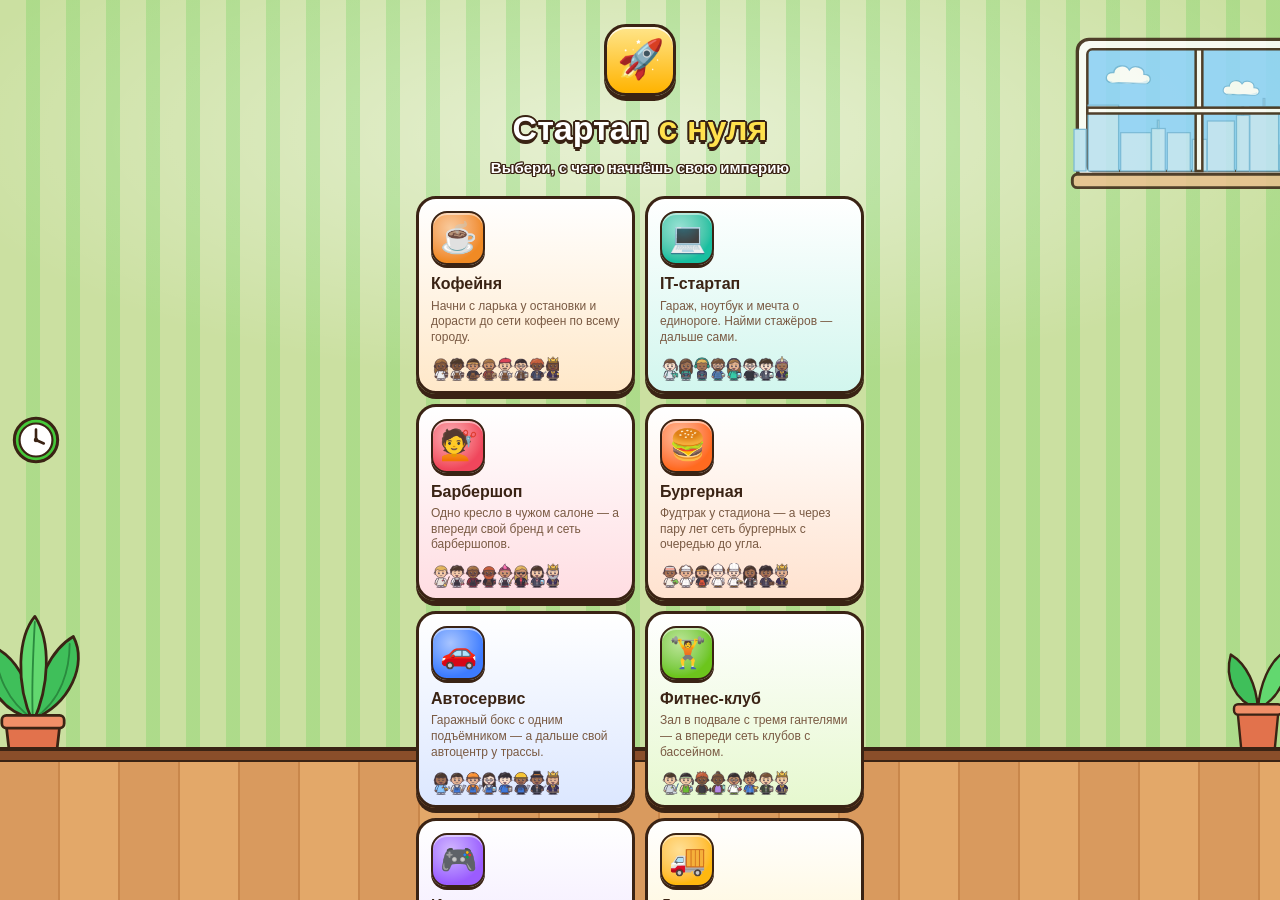
<file: app/index.html>
<!doctype html>
<html lang="ru">
<head>
<meta charset="utf-8">
<meta name="viewport" content="width=device-width, initial-scale=1, maximum-scale=1, user-scalable=no, viewport-fit=cover">
<meta name="theme-color" content="#f4c98f">
<meta name="color-scheme" content="dark">
<meta name="format-detection" content="telephone=no">
<title>Стартап с нуля — игра в Telegram</title>
<meta name="description" content="Idle-игра в Telegram: открой кофейню, IT-стартап или барбершоп, нанимай сотрудников, объединяй одинаковых и вырасти из ларька до империи.">
<meta property="og:type" content="website">
<meta property="og:site_name" content="Стартап с нуля">
<meta property="og:title" content="Стартап с нуля — построй бизнес в Telegram">
<meta property="og:description" content="Нанимай, объединяй одинаковых и вырасти из ларька до империи. 8 бизнесов, редкие сотрудники, рейтинг друзей.">
<meta property="og:url" content="https://sashsqwer.github.io/my-first-game/">
<meta property="og:image" content="https://sashsqwer.github.io/my-first-game/img/og.png">
<meta property="og:image:width" content="1200">
<meta property="og:image:height" content="630">
<meta property="og:locale" content="ru_RU">
<meta name="twitter:card" content="summary_large_image">
<meta name="twitter:image" content="https://sashsqwer.github.io/my-first-game/img/og.png">
<link rel="apple-touch-icon" href="img/icon-180.png">
<link rel="icon" type="image/png" sizes="512x512" href="img/icon-512.png">
<link rel="icon" href="data:image/svg+xml,<svg xmlns='http://www.w3.org/2000/svg' viewBox='0 0 100 100'><rect width='100' height='100' rx='22' fill='%230D0F14'/><text x='50' y='70' font-size='60' text-anchor='middle'>🚀</text></svg>">
<link rel="stylesheet" href="style.css?v=8">
<link rel="stylesheet" href="themes.css?v=8">
<link rel="stylesheet" href="themes-main.css?v=4">
<link rel="stylesheet" href="themes-neon.css?v=1">
<link rel="stylesheet" href="themes-collection.css?v=1">
<!-- «Коллекция» — вид «Бутик игрушек» -->
<link rel="stylesheet" href="themes-collection1.css?v=2">
<script src="https://telegram.org/js/telegram-web-app.js"></script>
<script src="theme.js?v=12"></script>
</head>
<body>
<div id="app" hidden>
  <header class="top">
    <div class="top-row">
      <div class="money" id="money" aria-live="off">0 <span>₽</span></div>
      <div class="head-btns">
        <button class="icon-btn" id="btn-daily" aria-label="Календарь наград">🎁<i class="dot" id="daily-dot"></i></button>
        <button class="icon-btn" id="btn-quests" aria-label="Задания дня">📋<i class="dot" id="quests-dot"></i></button>
        <button class="icon-btn" id="btn-settings" aria-label="Настройки">⚙️</button>
      </div>
    </div>
    <div class="rate" id="rate">+0 ₽/час · пока тебя нет, тоже</div>
    <div class="chips">
      <button class="chip chip-room" id="chip-room"></button>
      <button class="chip chip-lock" id="chip-lock"></button>
    </div>
  </header>

  <main class="views">
    <section class="view active" id="view-office">
      <button class="invite-banner" id="invite-banner" hidden></button>
      <div class="board" id="board">
        <div class="needs" id="needs"></div>
        <div class="grid" id="grid"></div>
        <button class="next-room" id="next-room"></button>
      </div>
      <p class="hint" id="hint">Перетащи двух одинаковых друг на друга — уровень выше</p>
      <div class="actions">
        <button class="btn btn-primary" id="btn-hire">➕ Нанять · 50 ₽</button>
        <button class="btn btn-dark btn-rush" id="btn-rush">⚡ Аврал ×2</button>
      </div>
    </section>

    <section class="view" id="view-upgrades">
      <h2 class="view-title">🚀 Улучшения</h2>
      <div class="list" id="upgrades"></div>
      <h3 class="sub-title">🏢 Помещения</h3>
      <div class="list" id="rooms-list"></div>
      <h3 class="sub-title">👥 Команда</h3>
      <div class="list" id="team"></div>
    </section>

    <section class="view" id="view-rating">
      <h2 class="view-title">🏆 Рейтинг</h2>
      <div id="rating-box"></div>
    </section>

    <section class="view" id="view-friends">
      <h2 class="view-title">👥 Друзья</h2>
      <div id="friends-box"></div>
    </section>

    <section class="view" id="view-shop">
      <h2 class="view-title">🗂️ Кадровое агентство</h2>
      <div id="agency"></div>
    </section>
  </main>

  <nav class="tabbar" id="tabbar">
    <button class="tab active" data-view="office"><i>🏢</i><span>Офис</span></button>
    <button class="tab" data-view="upgrades"><i>🚀</i><span>Улучшения</span></button>
    <button class="tab" data-view="rating"><i>🏆</i><span>Рейтинг</span></button>
    <button class="tab" data-view="friends"><i>👥</i><span>Друзья</span></button>
    <button class="tab" data-view="shop"><i>🗂️</i><span>Агентство</span><b class="tab-dot" id="shop-dot"></b></button>
  </nav>
</div>

<div id="choose" class="choose" hidden>
  <div class="choose-head">
    <div class="logo">🚀</div>
    <h1>Стартап <span>с нуля</span></h1>
    <p>Выбери, с чего начнёшь свою империю</p>
  </div>
  <div class="choose-list tiles" id="choose-list"></div>
  <p class="choose-foot">Все 8 открыты — выбери любой. Холдинг из нескольких бизнесов — в следующем обновлении.</p>
</div>

<div id="fx" class="fx"></div>
<div id="tutor" class="tutor" hidden></div>
<div id="modal" class="modal" hidden></div>
<div id="toast" class="toast"></div>

<script src="balance.js?v=6" defer></script>
<script src="content.js?v=7" defer></script>
<script src="avatars.js?v=9" defer></script>
<script src="net.js?v=2" defer></script>
<script src="game.js?v=8" defer></script>
</body>
</html>
</file>
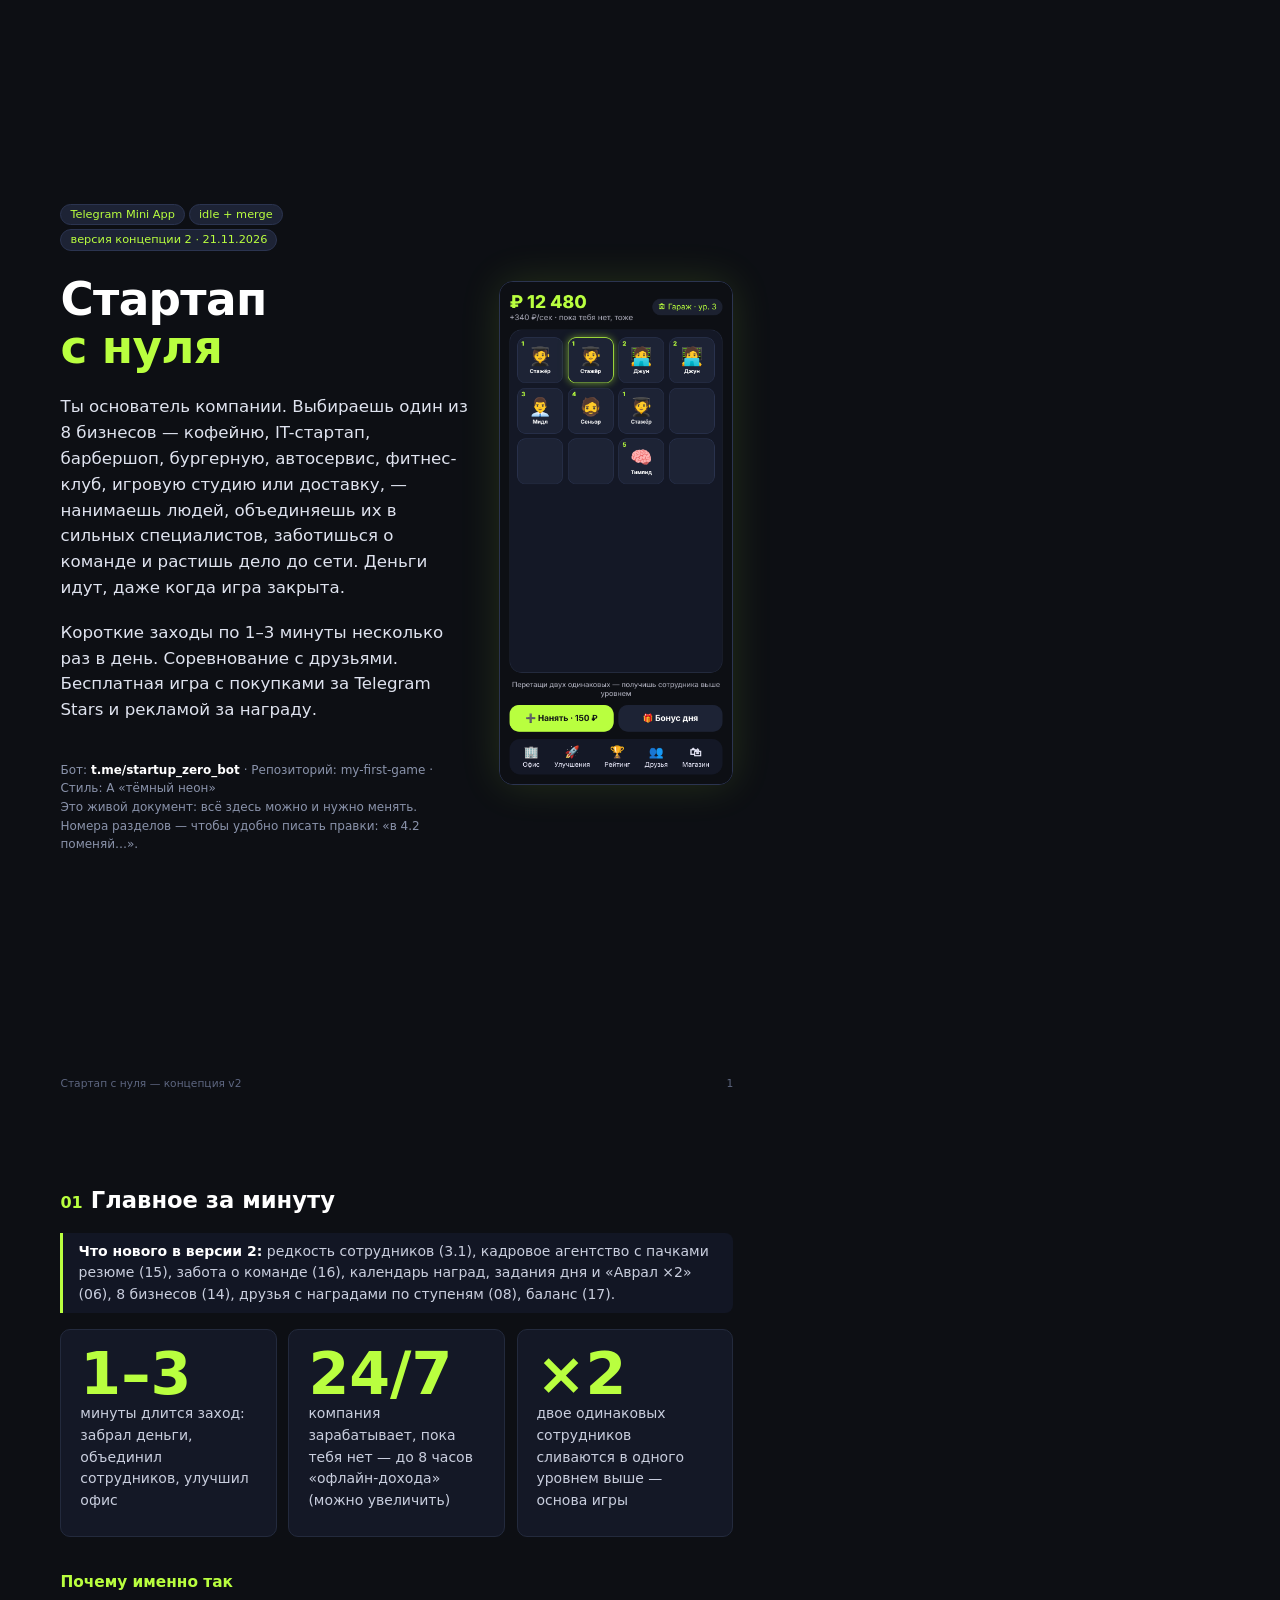
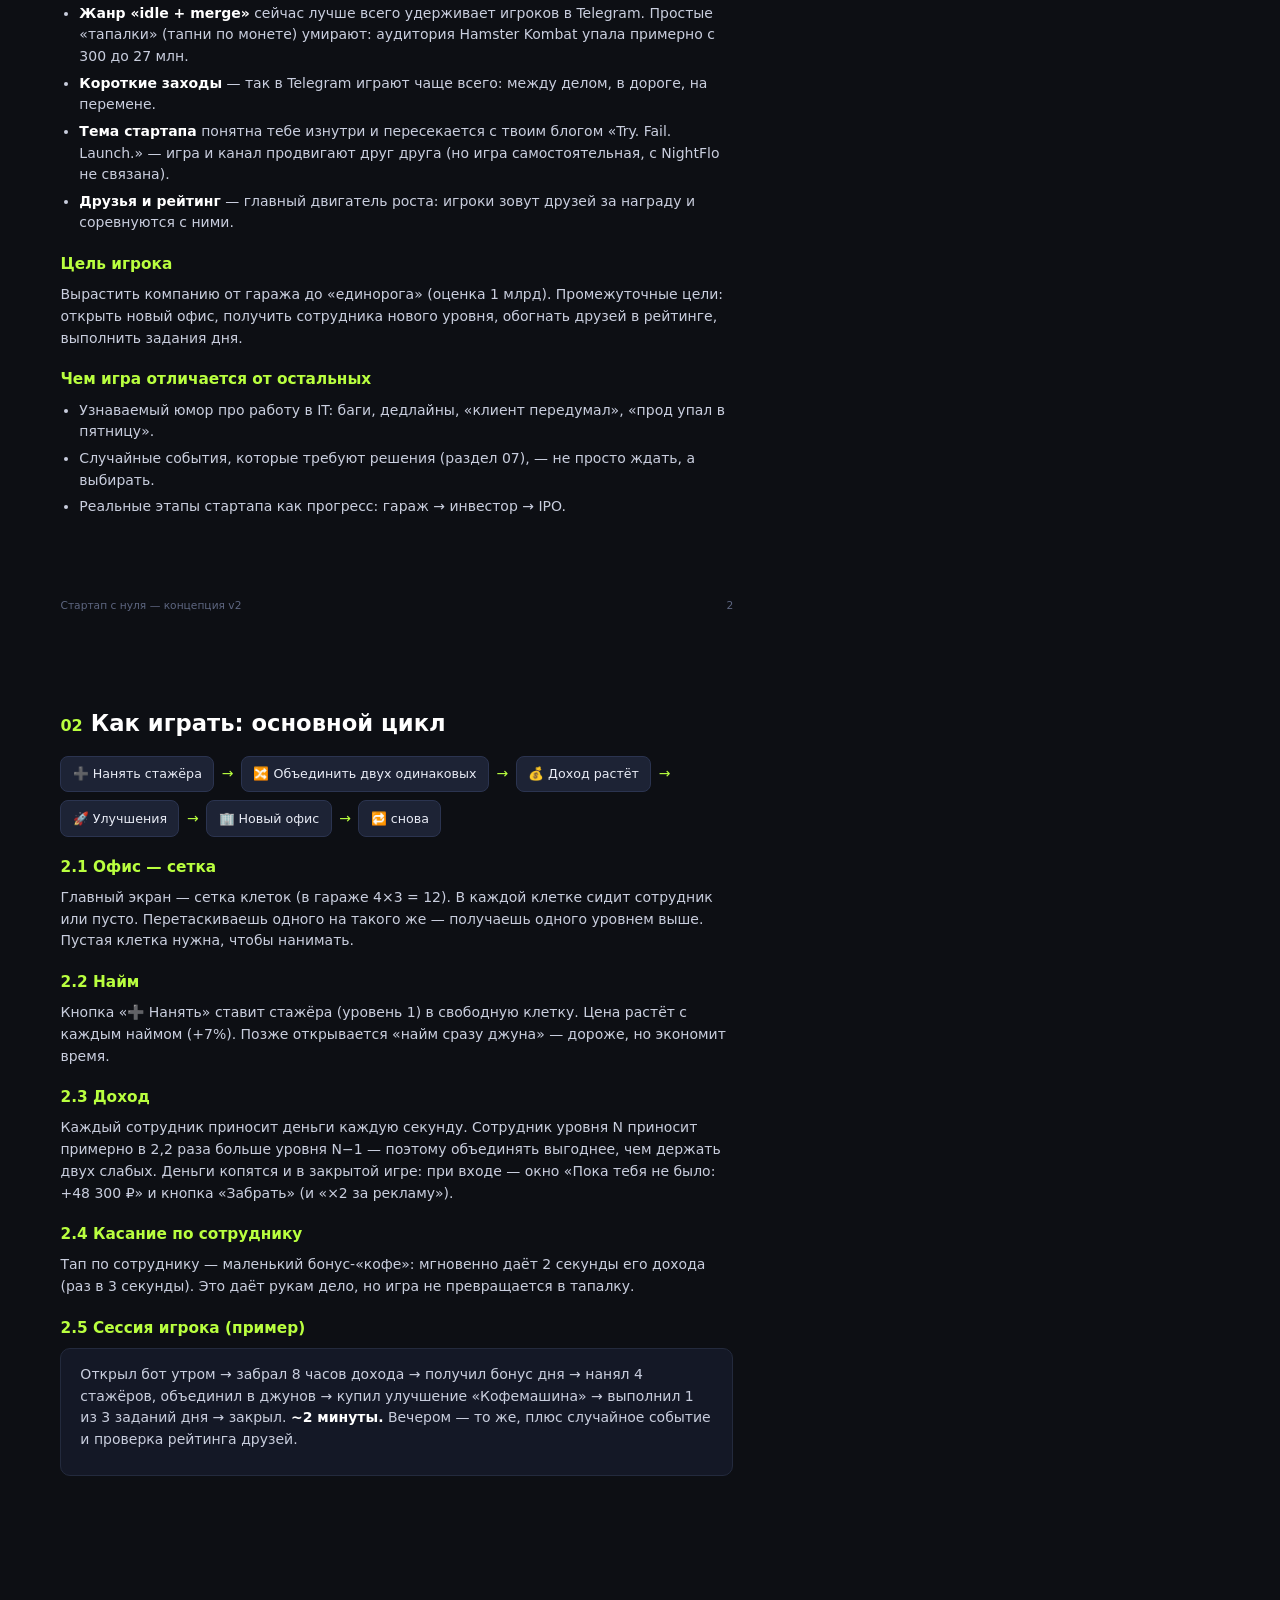
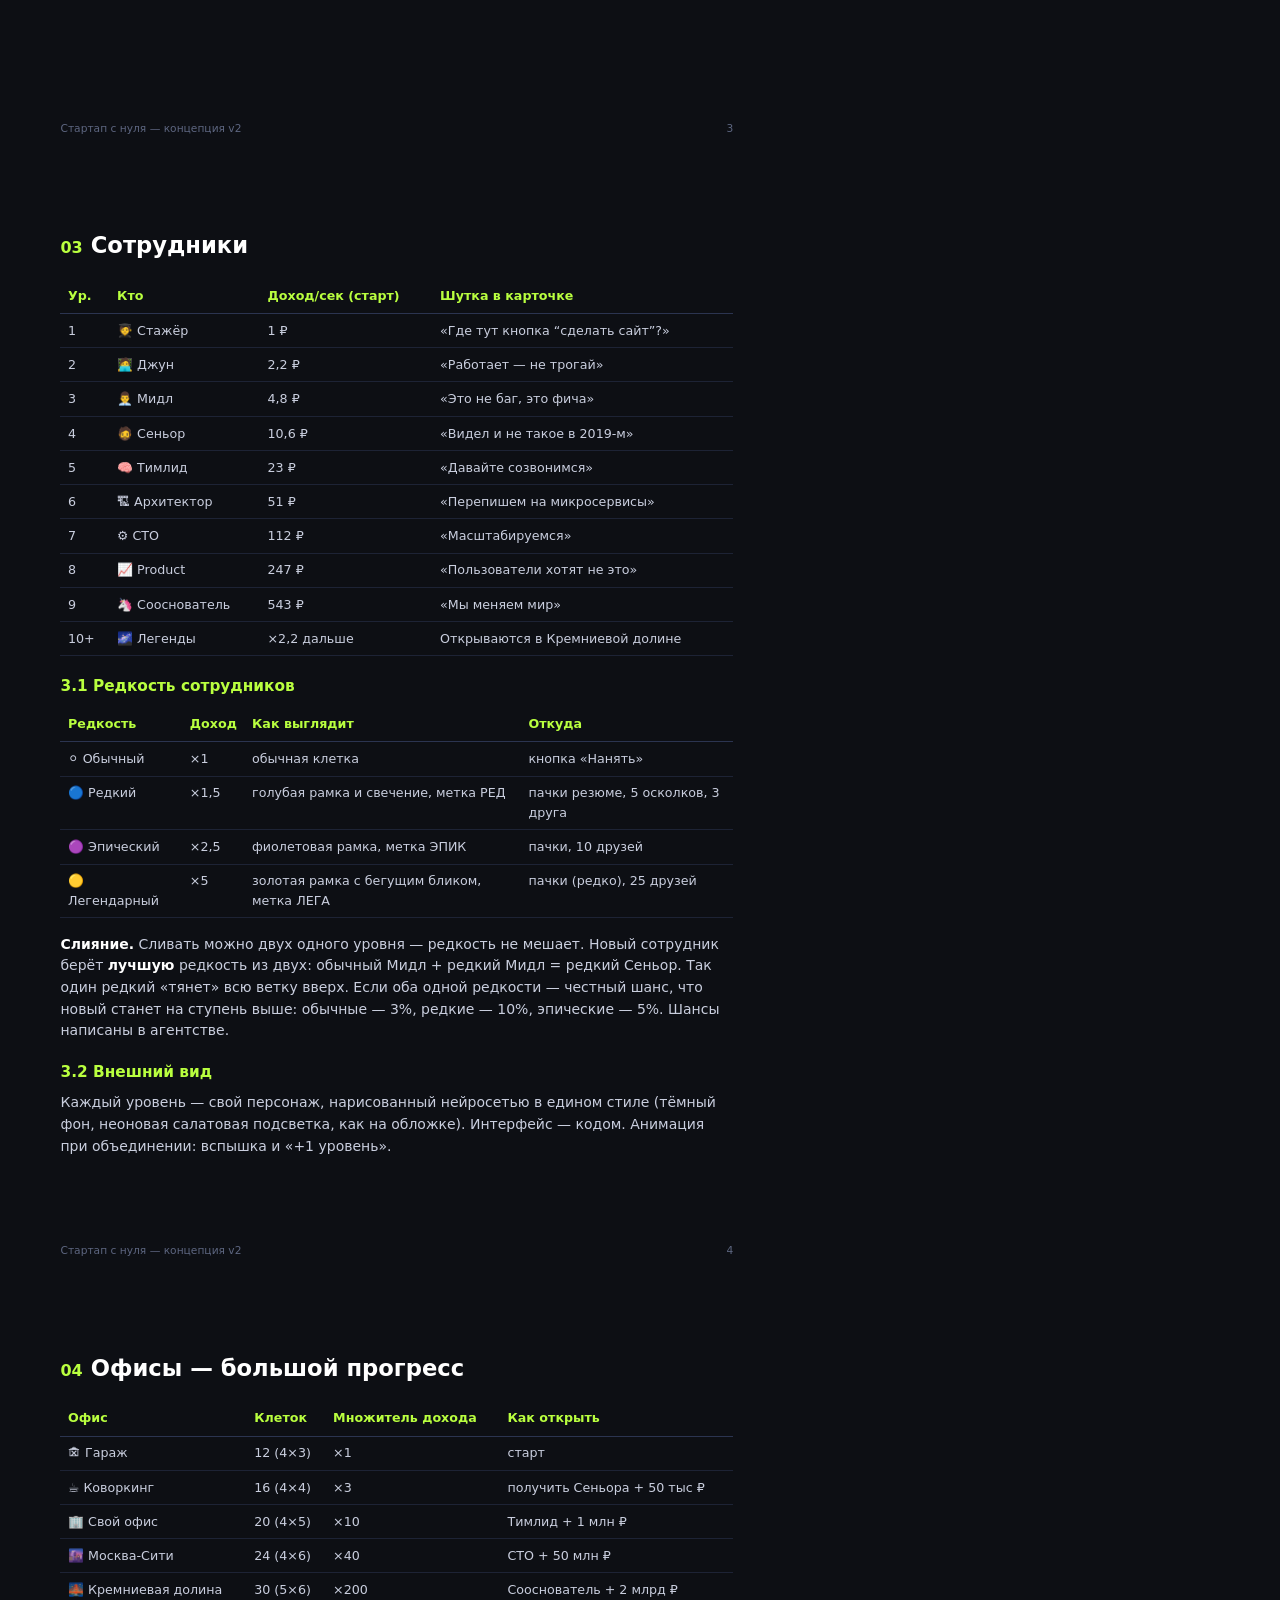
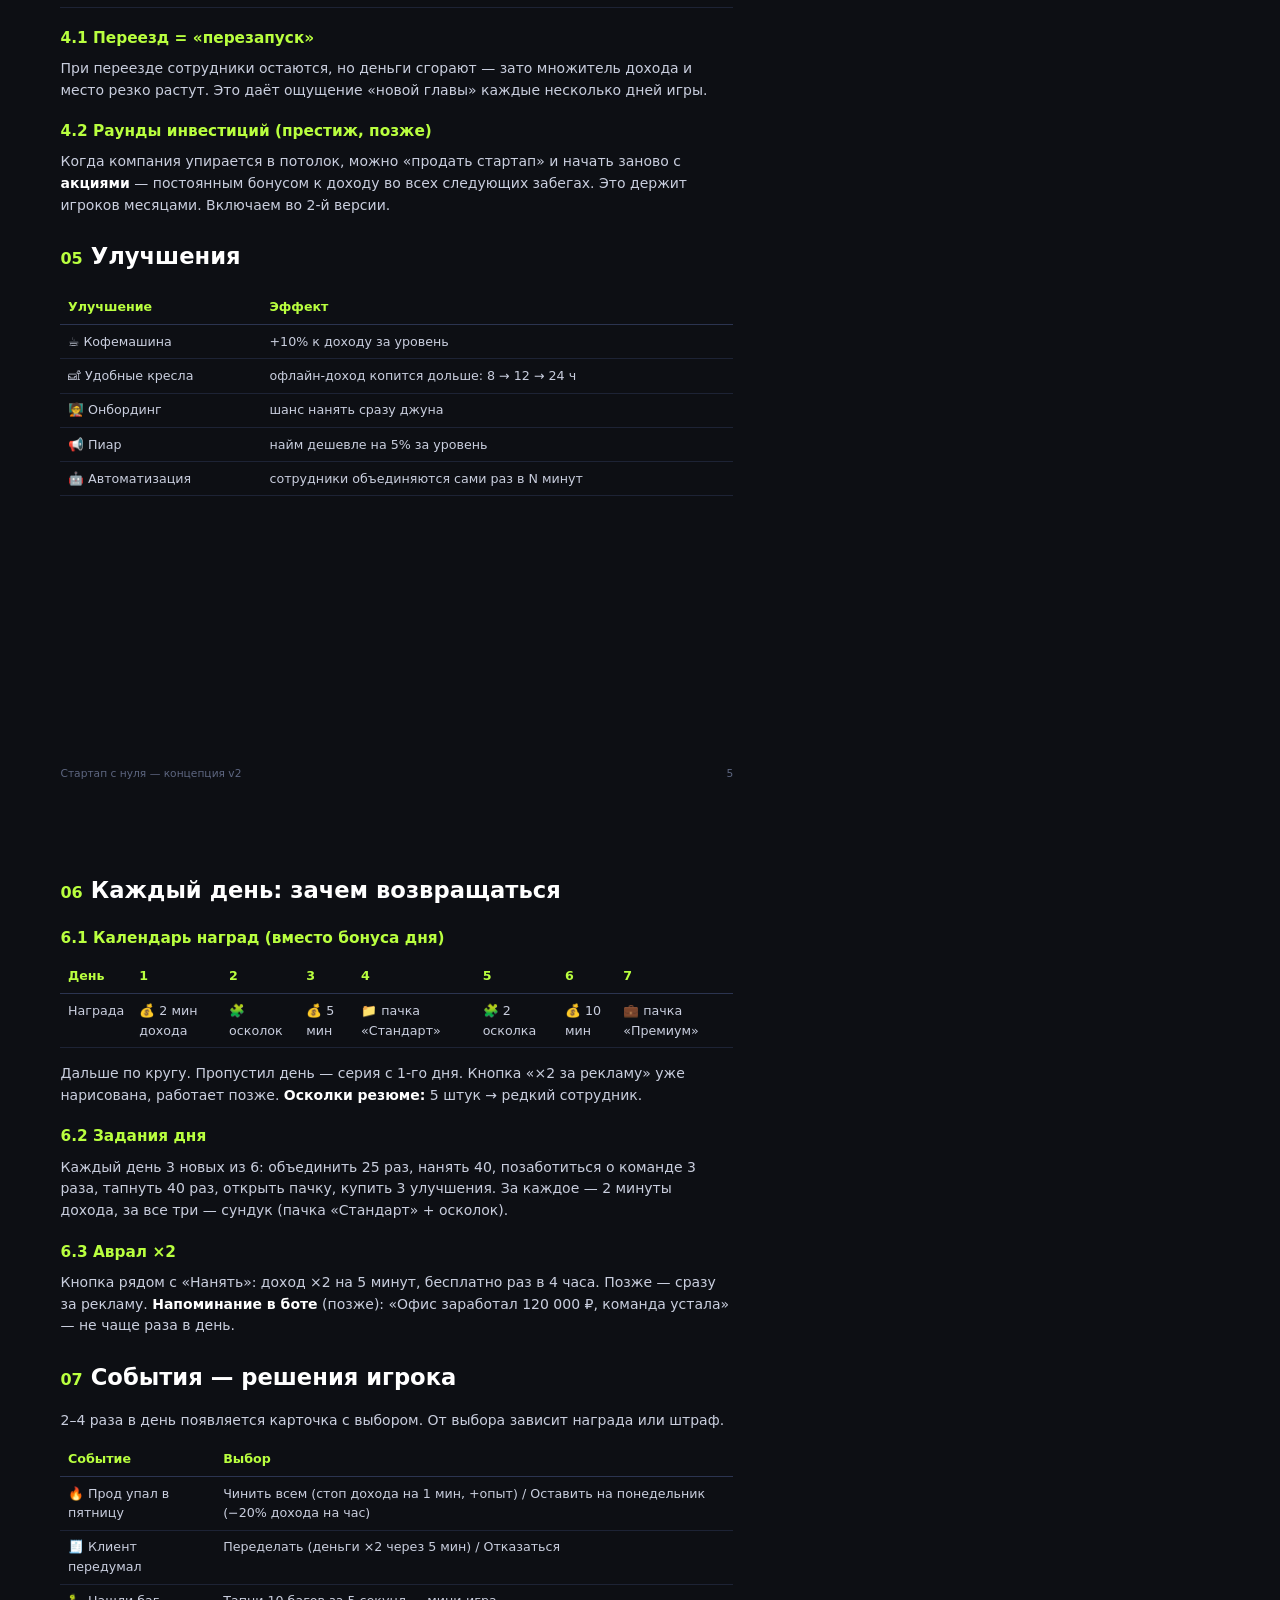
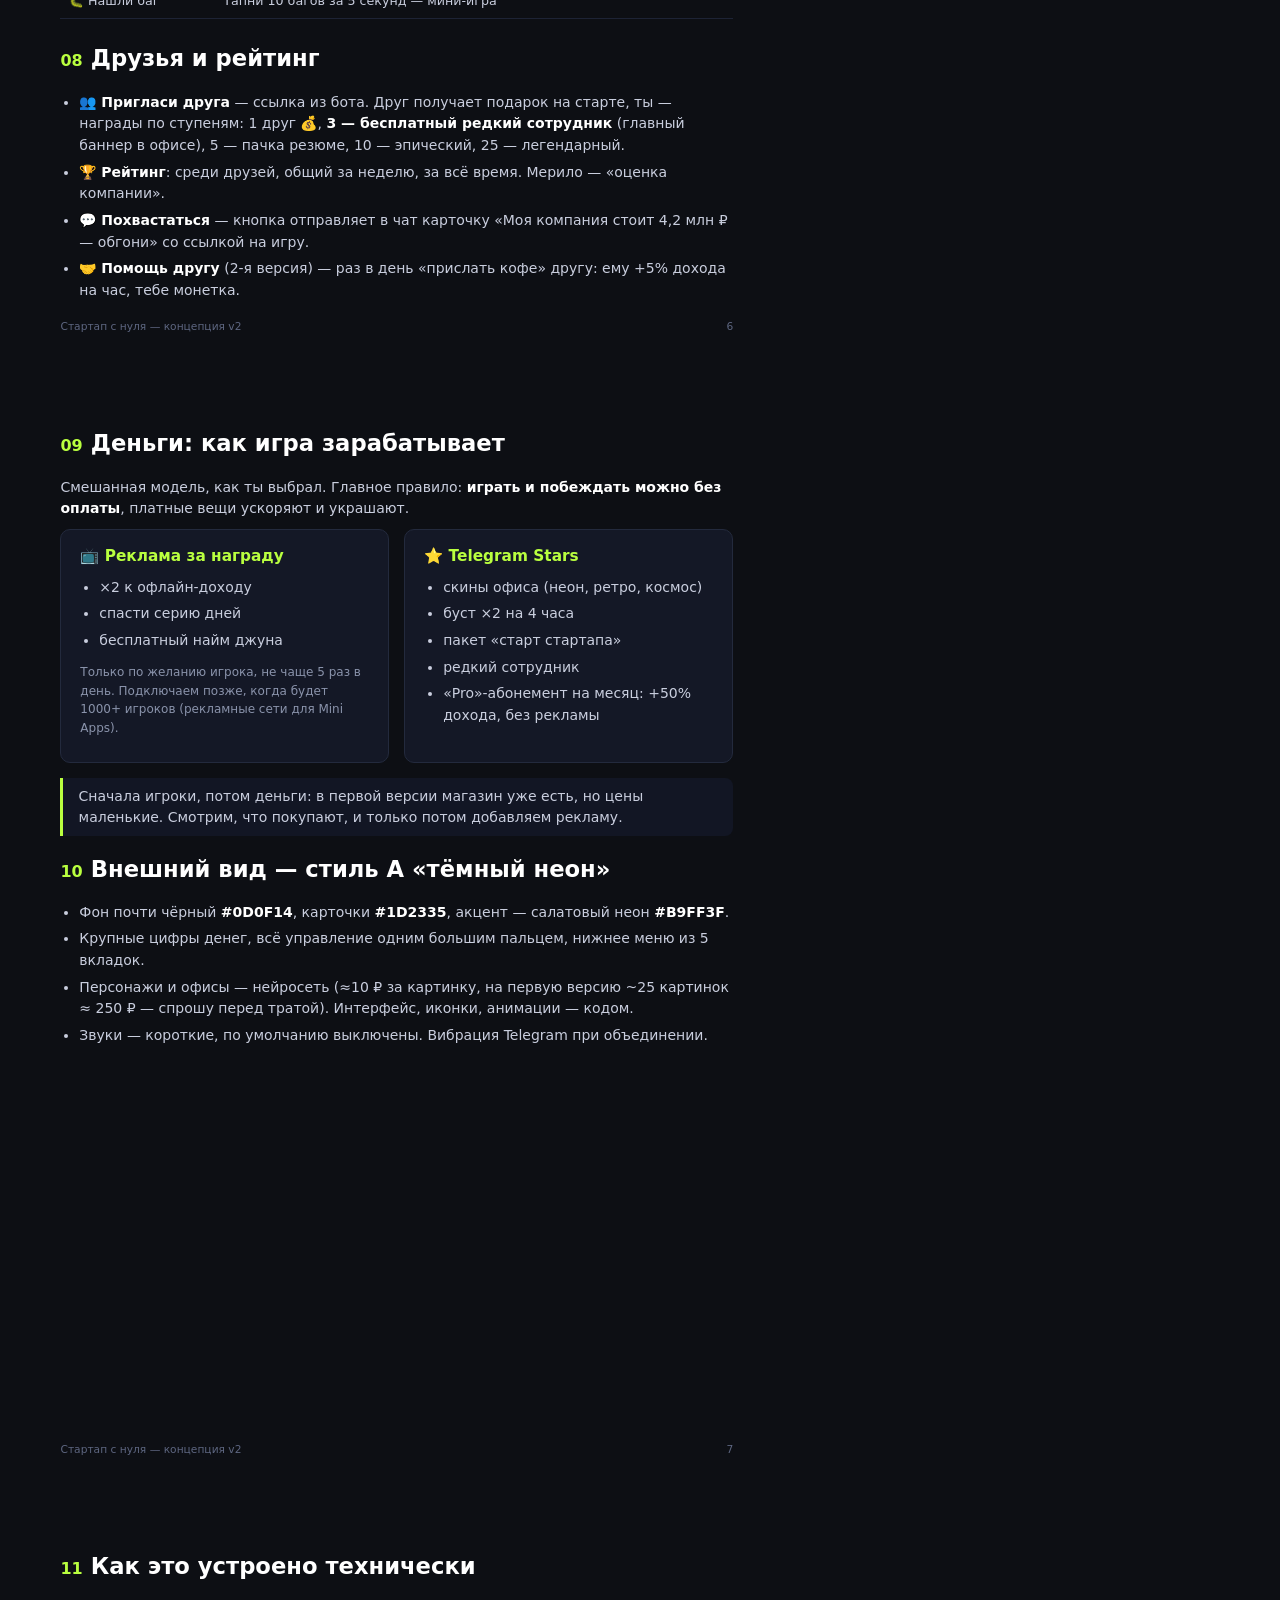
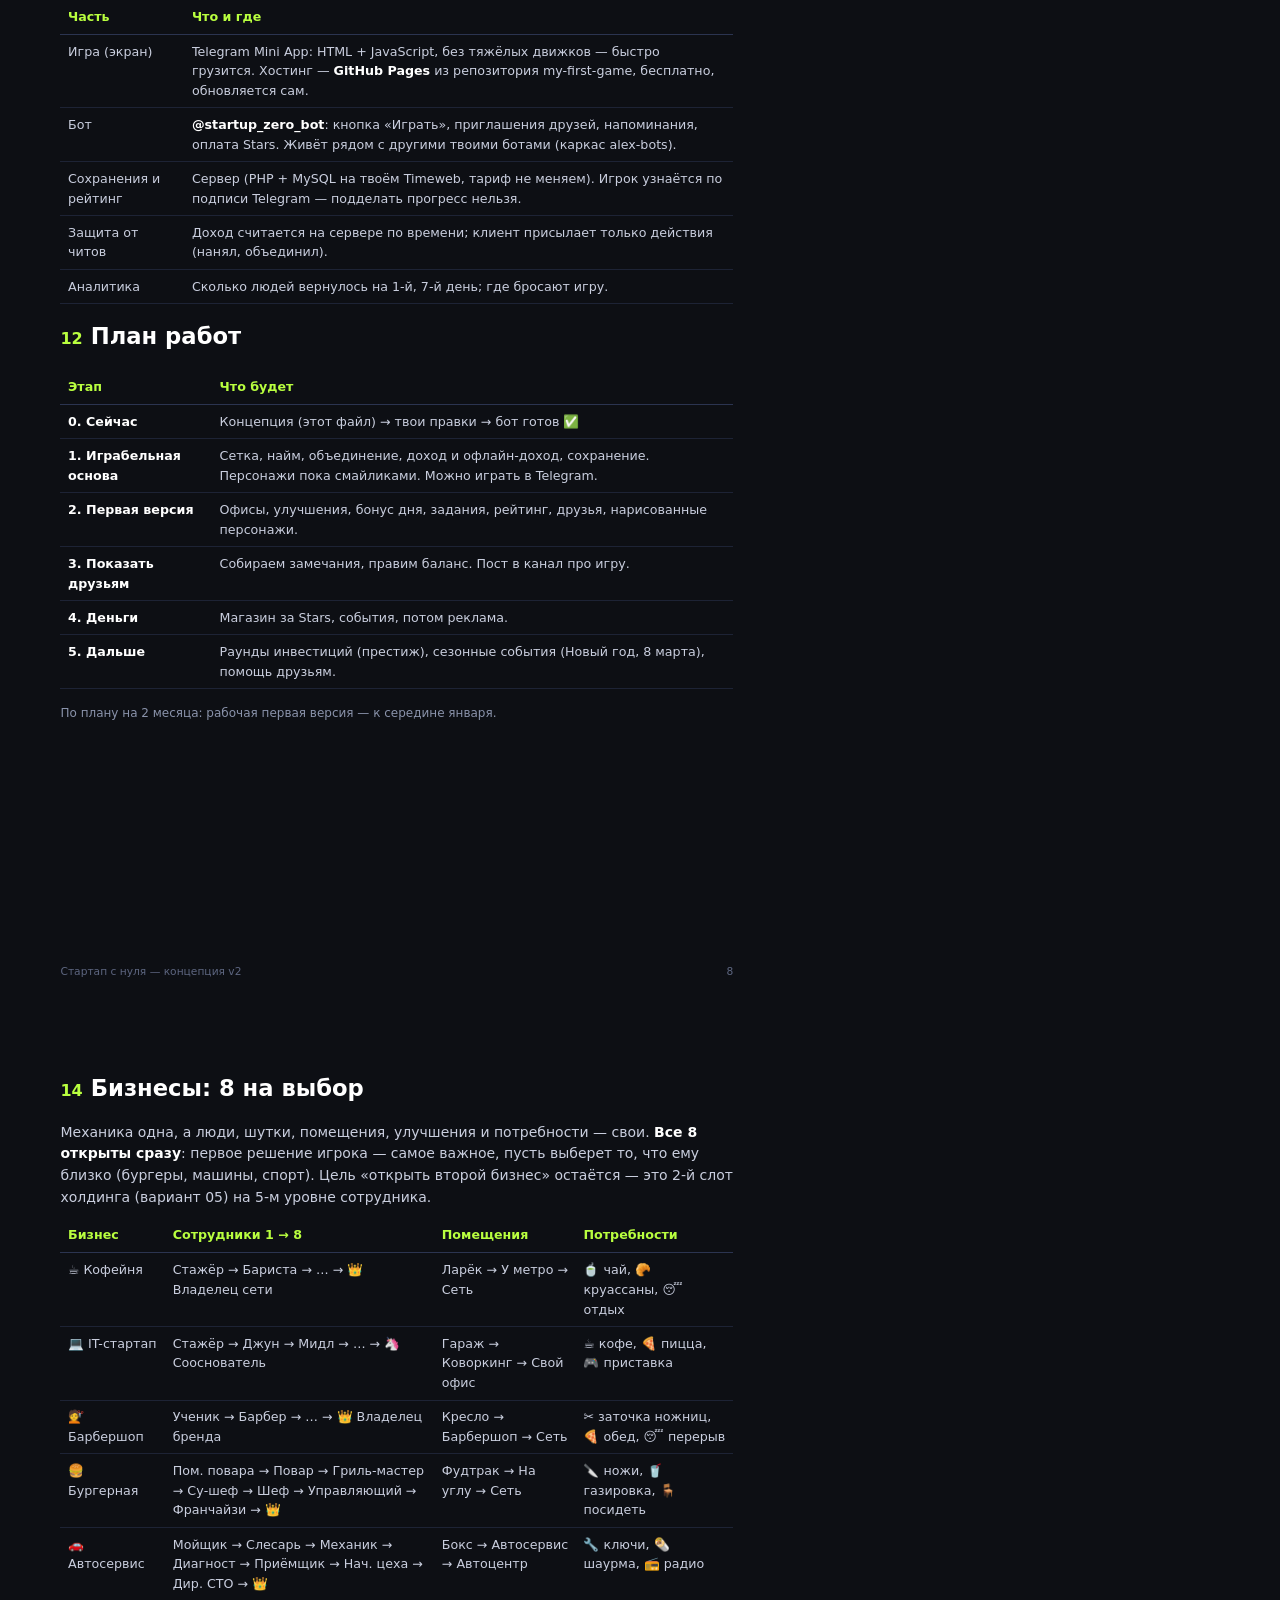
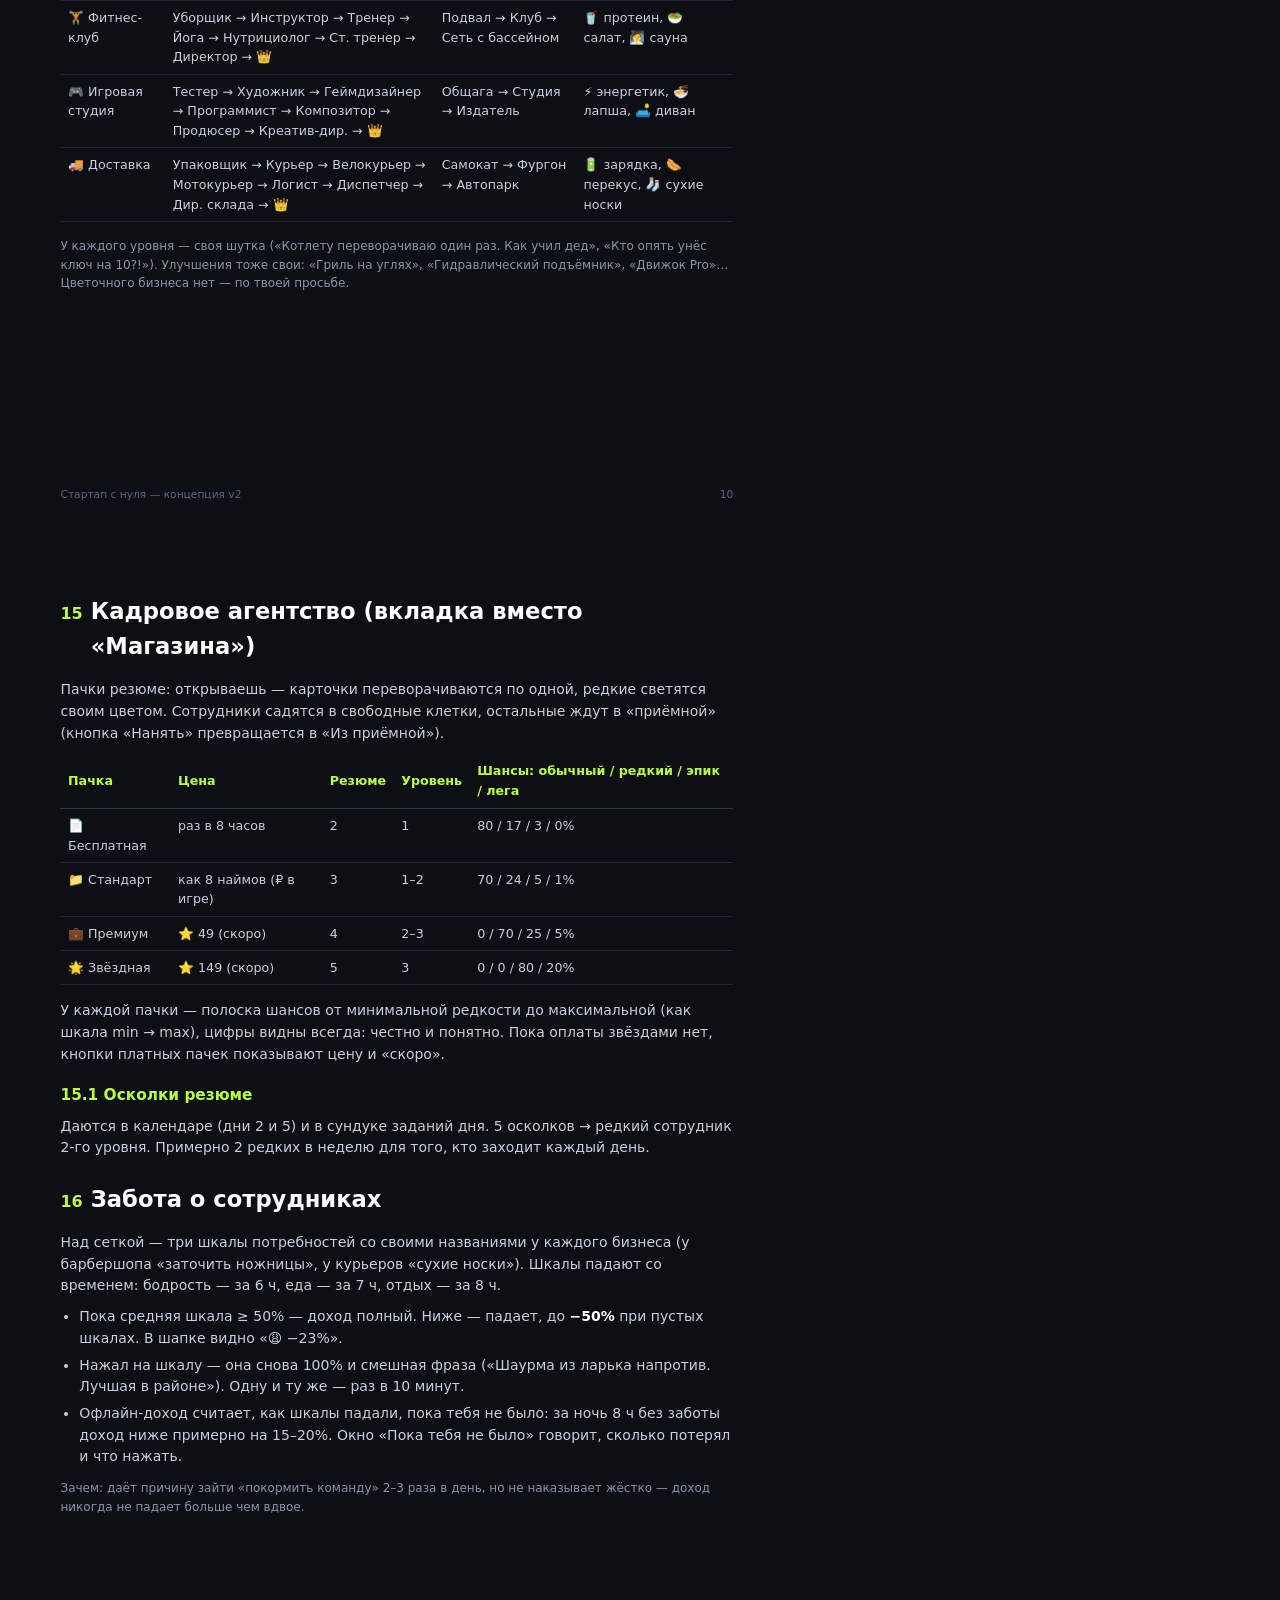
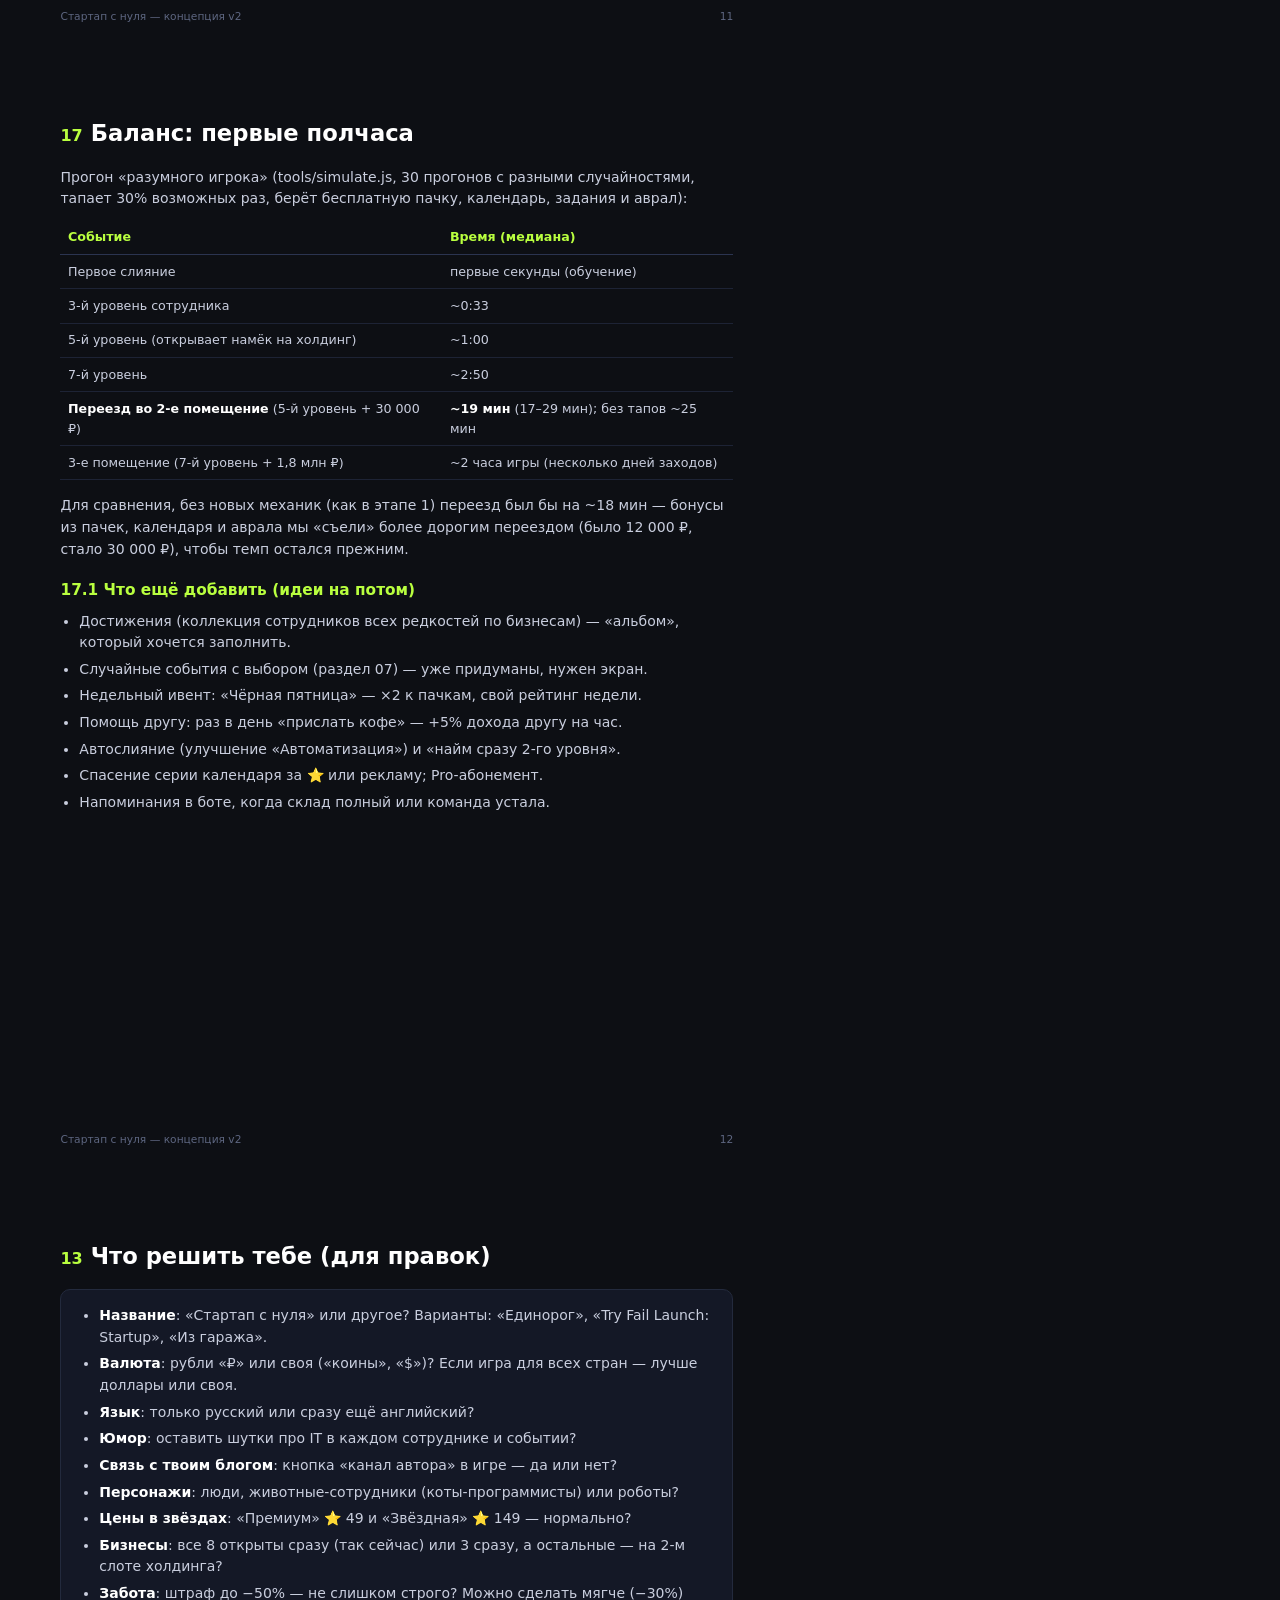
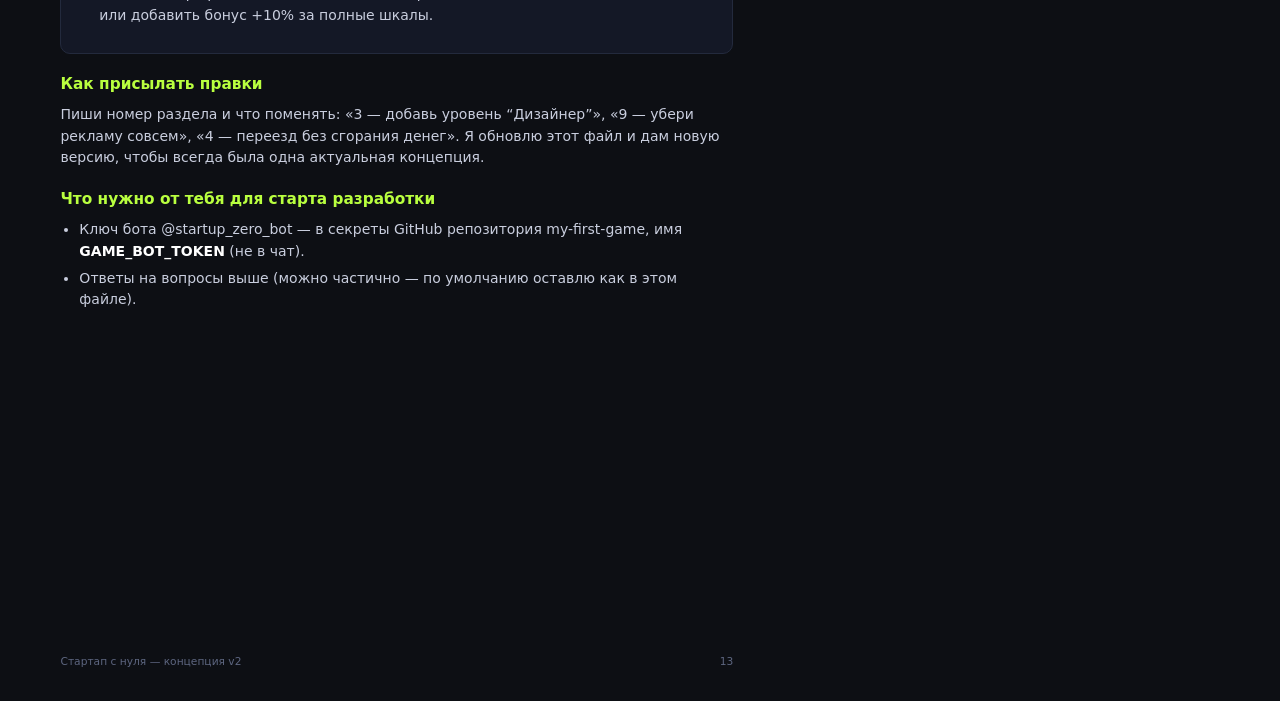
<file: docs/concept/concept.html>
<!doctype html><html lang="ru"><head><meta charset="utf-8"><style>
@page{size:A4;margin:0}
*{box-sizing:border-box}
body{margin:0;font:10.5pt/1.55 "Inter","DejaVu Sans",sans-serif;color:#e8ebf5;background:#0d0f14;-webkit-print-color-adjust:exact;print-color-adjust:exact}
.page{width:210mm;min-height:297mm;padding:16mm 16mm 14mm;page-break-after:always;position:relative}
.page:last-child{page-break-after:auto}
h1{font-size:34pt;line-height:1.05;margin:0 0 6mm;color:#fff;letter-spacing:-.5pt}
h1 b{color:#b9ff3f}
h2{font-size:17pt;margin:0 0 4mm;color:#fff;display:flex;gap:8px;align-items:baseline}
h2 i{font-style:normal;color:#b9ff3f;font-size:12pt}
h3{font-size:11.5pt;margin:5mm 0 2mm;color:#b9ff3f}
p{margin:0 0 2.5mm;color:#c9cede}
ul{margin:0 0 3mm 5mm;padding:0}li{margin:0 0 1.3mm;color:#c9cede}
b{color:#fff}
.lead{font-size:12.5pt;color:#dfe3ef}
.card{background:#141826;border:1px solid #232a3d;border-radius:10px;padding:4mm 5mm;margin:0 0 4mm}
.grid2{display:grid;grid-template-columns:1fr 1fr;gap:4mm}
.grid3{display:grid;grid-template-columns:1fr 1fr 1fr;gap:3mm}
table{width:100%;border-collapse:collapse;font-size:9.5pt;margin:0 0 4mm}
th{color:#b9ff3f;text-align:left;font-weight:700;border-bottom:1px solid #2b3450;padding:2mm 2mm}
td{border-bottom:1px solid #1d2335;padding:1.8mm 2mm;color:#c9cede;vertical-align:top}
.tag{display:inline-block;background:#1d2335;border:1px solid #2b3450;border-radius:20px;padding:1px 9px;font-size:8.5pt;color:#b9ff3f;margin:0 4px 3px 0}
.note{border-left:3px solid #b9ff3f;padding:2mm 4mm;background:#121624;color:#c9cede;border-radius:0 8px 8px 0;margin:0 0 4mm}
.foot{position:absolute;bottom:8mm;left:16mm;right:16mm;font-size:8pt;color:#5d6680;display:flex;justify-content:space-between}
.cover{display:grid;grid-template-columns:1fr 62mm;gap:8mm;align-items:center;height:250mm}
.cover img{width:62mm;border-radius:14px;border:1px solid #2b3450;box-shadow:0 0 40px #b9ff3f22}
.big{font-size:44pt;font-weight:800;color:#b9ff3f;line-height:1}
.flow{display:flex;gap:2mm;flex-wrap:wrap;align-items:center;margin:0 0 4mm}
.flow span{background:#1d2335;border:1px solid #2b3450;border-radius:8px;padding:2mm 3mm;font-size:9.5pt}
.flow em{color:#b9ff3f;font-style:normal}
.small{font-size:9pt;color:#8a93ab}
</style></head><body>

<div class="page"><div class="cover"><div>
<div class="tag">Telegram Mini App</div><div class="tag">idle + merge</div><div class="tag">версия концепции 2 · 21.11.2026</div>
<h1 style="margin-top:6mm">Стартап<br><b>с нуля</b></h1>
<p class="lead">Ты основатель компании. Выбираешь один из 8 бизнесов — кофейню, IT-стартап, барбершоп, бургерную, автосервис, фитнес-клуб, игровую студию или доставку, — нанимаешь людей, объединяешь их в сильных специалистов, заботишься о команде и растишь дело до сети. Деньги идут, даже когда игра закрыта.</p>
<p class="lead" style="margin-top:5mm">Короткие заходы по 1–3 минуты несколько раз в день. Соревнование с друзьями. Бесплатная игра с покупками за Telegram Stars и рекламой за награду.</p>
<p class="small" style="margin-top:10mm">Бот: <b>t.me/startup_zero_bot</b> · Репозиторий: my-first-game · Стиль: A «тёмный неон»<br>Это живой документ: всё здесь можно и нужно менять. Номера разделов — чтобы удобно писать правки: «в 4.2 поменяй…».</p>
</div><img src="hero.png"></div>
<div class="foot"><span>Стартап с нуля — концепция v2</span><span>1</span></div></div>

<div class="page">
<h2><i>01</i> Главное за минуту</h2>
<div class="note"><b>Что нового в версии 2:</b> редкость сотрудников (3.1), кадровое агентство с пачками резюме (15), забота о команде (16), календарь наград, задания дня и «Аврал ×2» (06), 8 бизнесов (14), друзья с наградами по ступеням (08), баланс (17).</div>
<div class="grid3">
<div class="card"><div class="big">1–3</div><p>минуты длится заход: забрал деньги, объединил сотрудников, улучшил офис</p></div>
<div class="card"><div class="big">24/7</div><p>компания зарабатывает, пока тебя нет — до 8 часов «офлайн-дохода» (можно увеличить)</p></div>
<div class="card"><div class="big">×2</div><p>двое одинаковых сотрудников сливаются в одного уровнем выше — основа игры</p></div>
</div>
<h3>Почему именно так</h3>
<ul>
<li><b>Жанр «idle + merge»</b> сейчас лучше всего удерживает игроков в Telegram. Простые «тапалки» (тапни по монете) умирают: аудитория Hamster Kombat упала примерно с 300 до 27 млн.</li>
<li><b>Короткие заходы</b> — так в Telegram играют чаще всего: между делом, в дороге, на перемене.</li>
<li><b>Тема стартапа</b> понятна тебе изнутри и пересекается с твоим блогом «Try. Fail. Launch.» — игра и канал продвигают друг друга (но игра самостоятельная, с NightFlo не связана).</li>
<li><b>Друзья и рейтинг</b> — главный двигатель роста: игроки зовут друзей за награду и соревнуются с ними.</li>
</ul>
<h3>Цель игрока</h3>
<p>Вырастить компанию от гаража до «единорога» (оценка 1 млрд). Промежуточные цели: открыть новый офис, получить сотрудника нового уровня, обогнать друзей в рейтинге, выполнить задания дня.</p>
<h3>Чем игра отличается от остальных</h3>
<ul>
<li>Узнаваемый юмор про работу в IT: баги, дедлайны, «клиент передумал», «прод упал в пятницу».</li>
<li>Случайные события, которые требуют решения (раздел 07), — не просто ждать, а выбирать.</li>
<li>Реальные этапы стартапа как прогресс: гараж → инвестор → IPO.</li>
</ul>
<div class="foot"><span>Стартап с нуля — концепция v2</span><span>2</span></div></div>

<div class="page">
<h2><i>02</i> Как играть: основной цикл</h2>
<div class="flow"><span>➕ Нанять стажёра</span><em>→</em><span>🔀 Объединить двух одинаковых</span><em>→</em><span>💰 Доход растёт</span><em>→</em><span>🚀 Улучшения</span><em>→</em><span>🏢 Новый офис</span><em>→</em><span>🔁 снова</span></div>
<h3>2.1 Офис — сетка</h3>
<p>Главный экран — сетка клеток (в гараже 4×3 = 12). В каждой клетке сидит сотрудник или пусто. Перетаскиваешь одного на такого же — получаешь одного уровнем выше. Пустая клетка нужна, чтобы нанимать.</p>
<h3>2.2 Найм</h3>
<p>Кнопка «➕ Нанять» ставит стажёра (уровень 1) в свободную клетку. Цена растёт с каждым наймом (+7%). Позже открывается «найм сразу джуна» — дороже, но экономит время.</p>
<h3>2.3 Доход</h3>
<p>Каждый сотрудник приносит деньги каждую секунду. Сотрудник уровня N приносит примерно в 2,2 раза больше уровня N−1 — поэтому объединять выгоднее, чем держать двух слабых. Деньги копятся и в закрытой игре: при входе — окно «Пока тебя не было: +48 300 ₽» и кнопка «Забрать» (и «×2 за рекламу»).</p>
<h3>2.4 Касание по сотруднику</h3>
<p>Тап по сотруднику — маленький бонус-«кофе»: мгновенно даёт 2 секунды его дохода (раз в 3 секунды). Это даёт рукам дело, но игра не превращается в тапалку.</p>
<h3>2.5 Сессия игрока (пример)</h3>
<div class="card"><p>Открыл бот утром → забрал 8 часов дохода → получил бонус дня → нанял 4 стажёров, объединил в джунов → купил улучшение «Кофемашина» → выполнил 1 из 3 заданий дня → закрыл. <b>~2 минуты.</b> Вечером — то же, плюс случайное событие и проверка рейтинга друзей.</p></div>
<div class="foot"><span>Стартап с нуля — концепция v2</span><span>3</span></div></div>

<div class="page">
<h2><i>03</i> Сотрудники</h2>
<table><tr><th>Ур.</th><th>Кто</th><th>Доход/сек (старт)</th><th>Шутка в карточке</th></tr>
<tr><td>1</td><td>🧑‍🎓 Стажёр</td><td>1 ₽</td><td>«Где тут кнопка “сделать сайт”?»</td></tr>
<tr><td>2</td><td>🧑‍💻 Джун</td><td>2,2 ₽</td><td>«Работает — не трогай»</td></tr>
<tr><td>3</td><td>👨‍💼 Мидл</td><td>4,8 ₽</td><td>«Это не баг, это фича»</td></tr>
<tr><td>4</td><td>🧔 Сеньор</td><td>10,6 ₽</td><td>«Видел и не такое в 2019-м»</td></tr>
<tr><td>5</td><td>🧠 Тимлид</td><td>23 ₽</td><td>«Давайте созвонимся»</td></tr>
<tr><td>6</td><td>🏗 Архитектор</td><td>51 ₽</td><td>«Перепишем на микросервисы»</td></tr>
<tr><td>7</td><td>⚙️ CTO</td><td>112 ₽</td><td>«Масштабируемся»</td></tr>
<tr><td>8</td><td>📈 Product</td><td>247 ₽</td><td>«Пользователи хотят не это»</td></tr>
<tr><td>9</td><td>🦄 Сооснователь</td><td>543 ₽</td><td>«Мы меняем мир»</td></tr>
<tr><td>10+</td><td>🌌 Легенды</td><td>×2,2 дальше</td><td>Открываются в Кремниевой долине</td></tr></table>
<h3>3.1 Редкость сотрудников</h3>
<table><tr><th>Редкость</th><th>Доход</th><th>Как выглядит</th><th>Откуда</th></tr>
<tr><td>⚪ Обычный</td><td>×1</td><td>обычная клетка</td><td>кнопка «Нанять»</td></tr>
<tr><td>🔵 Редкий</td><td>×1,5</td><td>голубая рамка и свечение, метка РЕД</td><td>пачки резюме, 5 осколков, 3 друга</td></tr>
<tr><td>🟣 Эпический</td><td>×2,5</td><td>фиолетовая рамка, метка ЭПИК</td><td>пачки, 10 друзей</td></tr>
<tr><td>🟡 Легендарный</td><td>×5</td><td>золотая рамка с бегущим бликом, метка ЛЕГА</td><td>пачки (редко), 25 друзей</td></tr></table>
<p><b>Слияние.</b> Сливать можно двух одного уровня — редкость не мешает. Новый сотрудник берёт <b>лучшую</b> редкость из двух: обычный Мидл + редкий Мидл = редкий Сеньор. Так один редкий «тянет» всю ветку вверх. Если оба одной редкости — честный шанс, что новый станет на ступень выше: обычные — 3%, редкие — 10%, эпические — 5%. Шансы написаны в агентстве.</p>
<h3>3.2 Внешний вид</h3>
<p>Каждый уровень — свой персонаж, нарисованный нейросетью в едином стиле (тёмный фон, неоновая салатовая подсветка, как на обложке). Интерфейс — кодом. Анимация при объединении: вспышка и «+1 уровень».</p>
<div class="foot"><span>Стартап с нуля — концепция v2</span><span>4</span></div></div>

<div class="page">
<h2><i>04</i> Офисы — большой прогресс</h2>
<table><tr><th>Офис</th><th>Клеток</th><th>Множитель дохода</th><th>Как открыть</th></tr>
<tr><td>🏚 Гараж</td><td>12 (4×3)</td><td>×1</td><td>старт</td></tr>
<tr><td>☕ Коворкинг</td><td>16 (4×4)</td><td>×3</td><td>получить Сеньора + 50 тыс ₽</td></tr>
<tr><td>🏢 Свой офис</td><td>20 (4×5)</td><td>×10</td><td>Тимлид + 1 млн ₽</td></tr>
<tr><td>🌆 Москва-Сити</td><td>24 (4×6)</td><td>×40</td><td>CTO + 50 млн ₽</td></tr>
<tr><td>🌉 Кремниевая долина</td><td>30 (5×6)</td><td>×200</td><td>Сооснователь + 2 млрд ₽</td></tr></table>
<h3>4.1 Переезд = «перезапуск»</h3>
<p>При переезде сотрудники остаются, но деньги сгорают — зато множитель дохода и место резко растут. Это даёт ощущение «новой главы» каждые несколько дней игры.</p>
<h3>4.2 Раунды инвестиций (престиж, позже)</h3>
<p>Когда компания упирается в потолок, можно «продать стартап» и начать заново с <b>акциями</b> — постоянным бонусом к доходу во всех следующих забегах. Это держит игроков месяцами. Включаем во 2-й версии.</p>
<h2 style="margin-top:6mm"><i>05</i> Улучшения</h2>
<table><tr><th>Улучшение</th><th>Эффект</th></tr>
<tr><td>☕ Кофемашина</td><td>+10% к доходу за уровень</td></tr>
<tr><td>🛋 Удобные кресла</td><td>офлайн-доход копится дольше: 8 → 12 → 24 ч</td></tr>
<tr><td>🧑‍🏫 Онбординг</td><td>шанс нанять сразу джуна</td></tr>
<tr><td>📢 Пиар</td><td>найм дешевле на 5% за уровень</td></tr>
<tr><td>🤖 Автоматизация</td><td>сотрудники объединяются сами раз в N минут</td></tr></table>
<div class="foot"><span>Стартап с нуля — концепция v2</span><span>5</span></div></div>

<div class="page">
<h2><i>06</i> Каждый день: зачем возвращаться</h2>
<h3>6.1 Календарь наград (вместо бонуса дня)</h3>
<table><tr><th>День</th><th>1</th><th>2</th><th>3</th><th>4</th><th>5</th><th>6</th><th>7</th></tr>
<tr><td>Награда</td><td>💰 2 мин дохода</td><td>🧩 осколок</td><td>💰 5 мин</td><td>📁 пачка «Стандарт»</td><td>🧩 2 осколка</td><td>💰 10 мин</td><td>💼 пачка «Премиум»</td></tr></table>
<p>Дальше по кругу. Пропустил день — серия с 1-го дня. Кнопка «×2 за рекламу» уже нарисована, работает позже. <b>Осколки резюме:</b> 5 штук → редкий сотрудник.</p>
<h3>6.2 Задания дня</h3>
<p>Каждый день 3 новых из 6: объединить 25 раз, нанять 40, позаботиться о команде 3 раза, тапнуть 40 раз, открыть пачку, купить 3 улучшения. За каждое — 2 минуты дохода, за все три — сундук (пачка «Стандарт» + осколок).</p>
<h3>6.3 Аврал ×2</h3>
<p>Кнопка рядом с «Нанять»: доход ×2 на 5 минут, бесплатно раз в 4 часа. Позже — сразу за рекламу. <b>Напоминание в боте</b> (позже): «Офис заработал 120 000 ₽, команда устала» — не чаще раза в день.</p>
<h2 style="margin-top:6mm"><i>07</i> События — решения игрока</h2>
<p>2–4 раза в день появляется карточка с выбором. От выбора зависит награда или штраф.</p>
<table><tr><th>Событие</th><th>Выбор</th></tr>
<tr><td>🔥 Прод упал в пятницу</td><td>Чинить всем (стоп дохода на 1 мин, +опыт) / Оставить на понедельник (−20% дохода на час)</td></tr>
<tr><td>🧾 Клиент передумал</td><td>Переделать (деньги ×2 через 5 мин) / Отказаться</td></tr>
<tr><td>🐛 Нашли баг</td><td>Тапни 10 багов за 5 секунд — мини-игра</td></tr>
</table>
<h2 style="margin-top:6mm"><i>08</i> Друзья и рейтинг</h2>
<ul>
<li><b>👥 Пригласи друга</b> — ссылка из бота. Друг получает подарок на старте, ты — награды по ступеням: 1 друг 💰, <b>3 — бесплатный редкий сотрудник</b> (главный баннер в офисе), 5 — пачка резюме, 10 — эпический, 25 — легендарный.</li>
<li><b>🏆 Рейтинг</b>: среди друзей, общий за неделю, за всё время. Мерило — «оценка компании».</li>
<li><b>💬 Похвастаться</b> — кнопка отправляет в чат карточку «Моя компания стоит 4,2 млн ₽ — обгони» со ссылкой на игру.</li>
<li><b>🤝 Помощь другу</b> (2-я версия) — раз в день «прислать кофе» другу: ему +5% дохода на час, тебе монетка.</li>
</ul>
<div class="foot"><span>Стартап с нуля — концепция v2</span><span>6</span></div></div>

<div class="page">
<h2><i>09</i> Деньги: как игра зарабатывает</h2>
<p>Смешанная модель, как ты выбрал. Главное правило: <b>играть и побеждать можно без оплаты</b>, платные вещи ускоряют и украшают.</p>
<div class="grid2">
<div class="card"><h3 style="margin-top:0">📺 Реклама за награду</h3><ul><li>×2 к офлайн-доходу</li><li>спасти серию дней</li><li>бесплатный найм джуна</li></ul><p class="small">Только по желанию игрока, не чаще 5 раз в день. Подключаем позже, когда будет 1000+ игроков (рекламные сети для Mini Apps).</p></div>
<div class="card"><h3 style="margin-top:0">⭐ Telegram Stars</h3><ul><li>скины офиса (неон, ретро, космос)</li><li>буст ×2 на 4 часа</li><li>пакет «старт стартапа»</li><li>редкий сотрудник</li><li>«Pro»-абонемент на месяц: +50% дохода, без рекламы</li></ul></div></div>
<div class="note">Сначала игроки, потом деньги: в первой версии магазин уже есть, но цены маленькие. Смотрим, что покупают, и только потом добавляем рекламу.</div>
<h2 style="margin-top:4mm"><i>10</i> Внешний вид — стиль A «тёмный неон»</h2>
<ul>
<li>Фон почти чёрный <b>#0D0F14</b>, карточки <b>#1D2335</b>, акцент — салатовый неон <b>#B9FF3F</b>.</li>
<li>Крупные цифры денег, всё управление одним большим пальцем, нижнее меню из 5 вкладок.</li>
<li>Персонажи и офисы — нейросеть (≈10 ₽ за картинку, на первую версию ~25 картинок ≈ 250 ₽ — спрошу перед тратой). Интерфейс, иконки, анимации — кодом.</li>
<li>Звуки — короткие, по умолчанию выключены. Вибрация Telegram при объединении.</li>
</ul>
<div class="foot"><span>Стартап с нуля — концепция v2</span><span>7</span></div></div>

<div class="page">
<h2><i>11</i> Как это устроено технически</h2>
<table><tr><th>Часть</th><th>Что и где</th></tr>
<tr><td>Игра (экран)</td><td>Telegram Mini App: HTML + JavaScript, без тяжёлых движков — быстро грузится. Хостинг — <b>GitHub Pages</b> из репозитория my-first-game, бесплатно, обновляется сам.</td></tr>
<tr><td>Бот</td><td><b>@startup_zero_bot</b>: кнопка «Играть», приглашения друзей, напоминания, оплата Stars. Живёт рядом с другими твоими ботами (каркас alex-bots).</td></tr>
<tr><td>Сохранения и рейтинг</td><td>Сервер (PHP + MySQL на твоём Timeweb, тариф не меняем). Игрок узнаётся по подписи Telegram — подделать прогресс нельзя.</td></tr>
<tr><td>Защита от читов</td><td>Доход считается на сервере по времени; клиент присылает только действия (нанял, объединил).</td></tr>
<tr><td>Аналитика</td><td>Сколько людей вернулось на 1-й, 7-й день; где бросают игру.</td></tr></table>
<h2 style="margin-top:4mm"><i>12</i> План работ</h2>
<table><tr><th>Этап</th><th>Что будет</th></tr>
<tr><td><b>0. Сейчас</b></td><td>Концепция (этот файл) → твои правки → бот готов ✅</td></tr>
<tr><td><b>1. Играбельная основа</b></td><td>Сетка, найм, объединение, доход и офлайн-доход, сохранение. Персонажи пока смайликами. Можно играть в Telegram.</td></tr>
<tr><td><b>2. Первая версия</b></td><td>Офисы, улучшения, бонус дня, задания, рейтинг, друзья, нарисованные персонажи.</td></tr>
<tr><td><b>3. Показать друзьям</b></td><td>Собираем замечания, правим баланс. Пост в канал про игру.</td></tr>
<tr><td><b>4. Деньги</b></td><td>Магазин за Stars, события, потом реклама.</td></tr>
<tr><td><b>5. Дальше</b></td><td>Раунды инвестиций (престиж), сезонные события (Новый год, 8 марта), помощь друзьям.</td></tr></table>
<p class="small">По плану на 2 месяца: рабочая первая версия — к середине января.</p>
<div class="foot"><span>Стартап с нуля — концепция v2</span><span>8</span></div></div>

<div class="page">
<h2><i>14</i> Бизнесы: 8 на выбор</h2>
<p>Механика одна, а люди, шутки, помещения, улучшения и потребности — свои. <b>Все 8 открыты сразу</b>: первое решение игрока — самое важное, пусть выберет то, что ему близко (бургеры, машины, спорт). Цель «открыть второй бизнес» остаётся — это 2-й слот холдинга (вариант 05) на 5-м уровне сотрудника.</p>
<table><tr><th>Бизнес</th><th>Сотрудники 1 → 8</th><th>Помещения</th><th>Потребности</th></tr>
<tr><td>☕ Кофейня</td><td>Стажёр → Бариста → … → 👑 Владелец сети</td><td>Ларёк → У метро → Сеть</td><td>🍵 чай, 🥐 круассаны, 😴 отдых</td></tr>
<tr><td>💻 IT-стартап</td><td>Стажёр → Джун → Мидл → … → 🦄 Сооснователь</td><td>Гараж → Коворкинг → Свой офис</td><td>☕ кофе, 🍕 пицца, 🎮 приставка</td></tr>
<tr><td>💇 Барбершоп</td><td>Ученик → Барбер → … → 👑 Владелец бренда</td><td>Кресло → Барбершоп → Сеть</td><td>✂️ заточка ножниц, 🍕 обед, 😴 перерыв</td></tr>
<tr><td>🍔 Бургерная</td><td>Пом. повара → Повар → Гриль-мастер → Су-шеф → Шеф → Управляющий → Франчайзи → 👑</td><td>Фудтрак → На углу → Сеть</td><td>🔪 ножи, 🥤 газировка, 🪑 посидеть</td></tr>
<tr><td>🚗 Автосервис</td><td>Мойщик → Слесарь → Механик → Диагност → Приёмщик → Нач. цеха → Дир. СТО → 👑</td><td>Бокс → Автосервис → Автоцентр</td><td>🔧 ключи, 🌯 шаурма, 📻 радио</td></tr>
<tr><td>🏋️ Фитнес-клуб</td><td>Уборщик → Инструктор → Тренер → Йога → Нутрициолог → Ст. тренер → Директор → 👑</td><td>Подвал → Клуб → Сеть с бассейном</td><td>🥤 протеин, 🥗 салат, 🧖 сауна</td></tr>
<tr><td>🎮 Игровая студия</td><td>Тестер → Художник → Геймдизайнер → Программист → Композитор → Продюсер → Креатив-дир. → 👑</td><td>Общага → Студия → Издатель</td><td>⚡ энергетик, 🍜 лапша, 🛋️ диван</td></tr>
<tr><td>🚚 Доставка</td><td>Упаковщик → Курьер → Велокурьер → Мотокурьер → Логист → Диспетчер → Дир. склада → 👑</td><td>Самокат → Фургон → Автопарк</td><td>🔋 зарядка, 🌭 перекус, 🧦 сухие носки</td></tr></table>
<p class="small">У каждого уровня — своя шутка («Котлету переворачиваю один раз. Как учил дед», «Кто опять унёс ключ на 10?!»). Улучшения тоже свои: «Гриль на углях», «Гидравлический подъёмник», «Движок Pro»… Цветочного бизнеса нет — по твоей просьбе.</p>
<div class="foot"><span>Стартап с нуля — концепция v2</span><span>10</span></div></div>

<div class="page">
<h2><i>15</i> Кадровое агентство (вкладка вместо «Магазина»)</h2>
<p>Пачки резюме: открываешь — карточки переворачиваются по одной, редкие светятся своим цветом. Сотрудники садятся в свободные клетки, остальные ждут в «приёмной» (кнопка «Нанять» превращается в «Из приёмной»).</p>
<table><tr><th>Пачка</th><th>Цена</th><th>Резюме</th><th>Уровень</th><th>Шансы: обычный / редкий / эпик / лега</th></tr>
<tr><td>📄 Бесплатная</td><td>раз в 8 часов</td><td>2</td><td>1</td><td>80 / 17 / 3 / 0%</td></tr>
<tr><td>📁 Стандарт</td><td>как 8 наймов (₽ в игре)</td><td>3</td><td>1–2</td><td>70 / 24 / 5 / 1%</td></tr>
<tr><td>💼 Премиум</td><td>⭐ 49 (скоро)</td><td>4</td><td>2–3</td><td>0 / 70 / 25 / 5%</td></tr>
<tr><td>🌟 Звёздная</td><td>⭐ 149 (скоро)</td><td>5</td><td>3</td><td>0 / 0 / 80 / 20%</td></tr></table>
<p>У каждой пачки — полоска шансов от минимальной редкости до максимальной (как шкала min → max), цифры видны всегда: честно и понятно. Пока оплаты звёздами нет, кнопки платных пачек показывают цену и «скоро».</p>
<h3>15.1 Осколки резюме</h3>
<p>Даются в календаре (дни 2 и 5) и в сундуке заданий дня. 5 осколков → редкий сотрудник 2-го уровня. Примерно 2 редких в неделю для того, кто заходит каждый день.</p>

<h2 style="margin-top:6mm"><i>16</i> Забота о сотрудниках</h2>
<p>Над сеткой — три шкалы потребностей со своими названиями у каждого бизнеса (у барбершопа «заточить ножницы», у курьеров «сухие носки»). Шкалы падают со временем: бодрость — за 6 ч, еда — за 7 ч, отдых — за 8 ч.</p>
<ul><li>Пока средняя шкала ≥ 50% — доход полный. Ниже — падает, до <b>−50%</b> при пустых шкалах. В шапке видно «😩 −23%».</li>
<li>Нажал на шкалу — она снова 100% и смешная фраза («Шаурма из ларька напротив. Лучшая в районе»). Одну и ту же — раз в 10 минут.</li>
<li>Офлайн-доход считает, как шкалы падали, пока тебя не было: за ночь 8 ч без заботы доход ниже примерно на 15–20%. Окно «Пока тебя не было» говорит, сколько потерял и что нажать.</li></ul>
<p class="small">Зачем: даёт причину зайти «покормить команду» 2–3 раза в день, но не наказывает жёстко — доход никогда не падает больше чем вдвое.</p>
<div class="foot"><span>Стартап с нуля — концепция v2</span><span>11</span></div></div>

<div class="page">
<h2><i>17</i> Баланс: первые полчаса</h2>
<p>Прогон «разумного игрока» (tools/simulate.js, 30 прогонов с разными случайностями, тапает 30% возможных раз, берёт бесплатную пачку, календарь, задания и аврал):</p>
<table><tr><th>Событие</th><th>Время (медиана)</th></tr>
<tr><td>Первое слияние</td><td>первые секунды (обучение)</td></tr>
<tr><td>3-й уровень сотрудника</td><td>~0:33</td></tr>
<tr><td>5-й уровень (открывает намёк на холдинг)</td><td>~1:00</td></tr>
<tr><td>7-й уровень</td><td>~2:50</td></tr>
<tr><td><b>Переезд во 2-е помещение</b> (5-й уровень + 30 000 ₽)</td><td><b>~19 мин</b> (17–29 мин); без тапов ~25 мин</td></tr>
<tr><td>3-е помещение (7-й уровень + 1,8 млн ₽)</td><td>~2 часа игры (несколько дней заходов)</td></tr></table>
<p>Для сравнения, без новых механик (как в этапе 1) переезд был бы на ~18 мин — бонусы из пачек, календаря и аврала мы «съели» более дорогим переездом (было 12 000 ₽, стало 30 000 ₽), чтобы темп остался прежним.</p>
<h3>17.1 Что ещё добавить (идеи на потом)</h3>
<ul><li>Достижения (коллекция сотрудников всех редкостей по бизнесам) — «альбом», который хочется заполнить.</li>
<li>Случайные события с выбором (раздел 07) — уже придуманы, нужен экран.</li>
<li>Недельный ивент: «Чёрная пятница» — ×2 к пачкам, свой рейтинг недели.</li>
<li>Помощь другу: раз в день «прислать кофе» — +5% дохода другу на час.</li>
<li>Автослияние (улучшение «Автоматизация») и «найм сразу 2-го уровня».</li>
<li>Спасение серии календаря за ⭐ или рекламу; Pro-абонемент.</li>
<li>Напоминания в боте, когда склад полный или команда устала.</li></ul>
<div class="foot"><span>Стартап с нуля — концепция v2</span><span>12</span></div></div>

<div class="page">
<h2><i>13</i> Что решить тебе (для правок)</h2>
<div class="card"><ul>
<li><b>Название</b>: «Стартап с нуля» или другое? Варианты: «Единорог», «Try Fail Launch: Startup», «Из гаража».</li>
<li><b>Валюта</b>: рубли «₽» или своя («коины», «$»)? Если игра для всех стран — лучше доллары или своя.</li>
<li><b>Язык</b>: только русский или сразу ещё английский?</li>
<li><b>Юмор</b>: оставить шутки про IT в каждом сотруднике и событии?</li>
<li><b>Связь с твоим блогом</b>: кнопка «канал автора» в игре — да или нет?</li>
<li><b>Персонажи</b>: люди, животные-сотрудники (коты-программисты) или роботы?</li>
<li><b>Цены в звёздах</b>: «Премиум» ⭐ 49 и «Звёздная» ⭐ 149 — нормально?</li>
<li><b>Бизнесы</b>: все 8 открыты сразу (так сейчас) или 3 сразу, а остальные — на 2-м слоте холдинга?</li>
<li><b>Забота</b>: штраф до −50% — не слишком строго? Можно сделать мягче (−30%) или добавить бонус +10% за полные шкалы.</li>
</ul></div>
<h3>Как присылать правки</h3>
<p>Пиши номер раздела и что поменять: «3 — добавь уровень “Дизайнер”», «9 — убери рекламу совсем», «4 — переезд без сгорания денег». Я обновлю этот файл и дам новую версию, чтобы всегда была одна актуальная концепция.</p>
<h3>Что нужно от тебя для старта разработки</h3>
<ul>
<li>Ключ бота @startup_zero_bot — в секреты GitHub репозитория my-first-game, имя <b>GAME_BOT_TOKEN</b> (не в чат).</li>
<li>Ответы на вопросы выше (можно частично — по умолчанию оставлю как в этом файле).</li>
</ul>
<div class="foot"><span>Стартап с нуля — концепция v2</span><span>13</span></div></div>
</body></html>
</file>
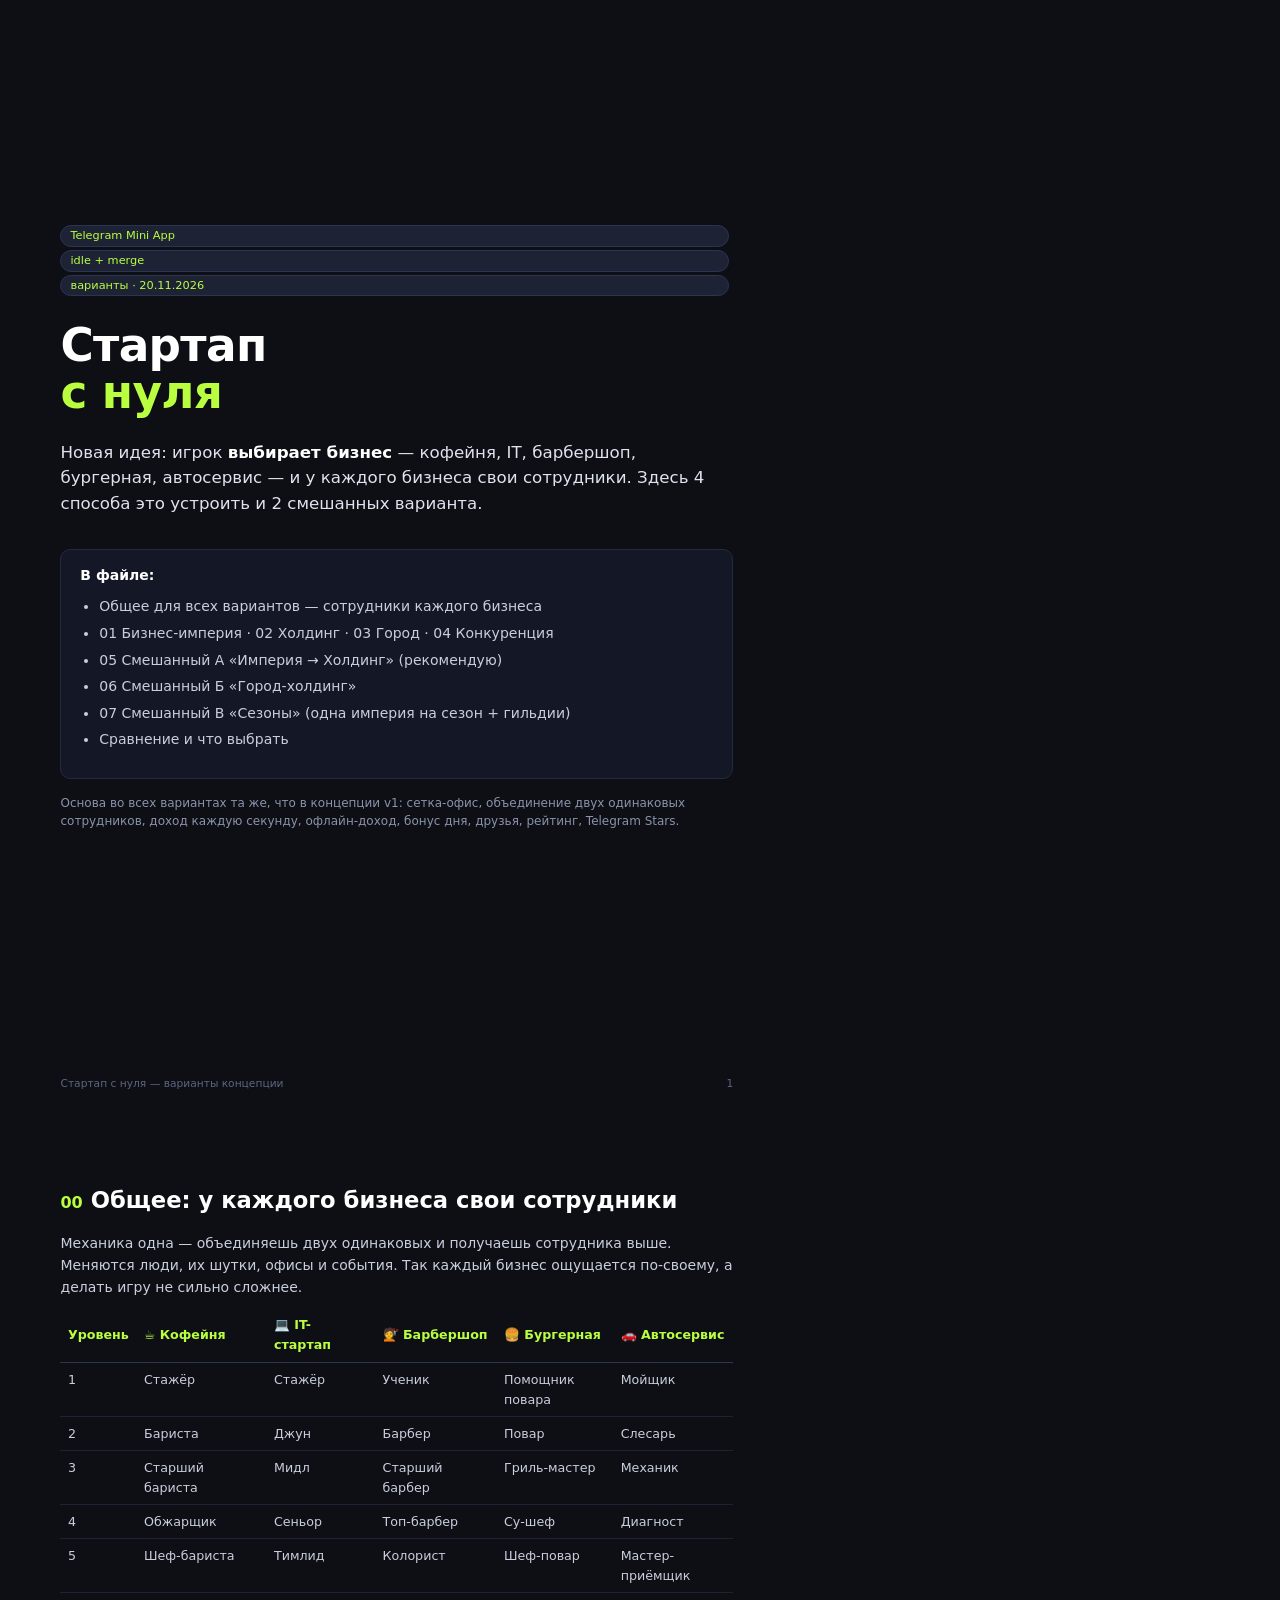
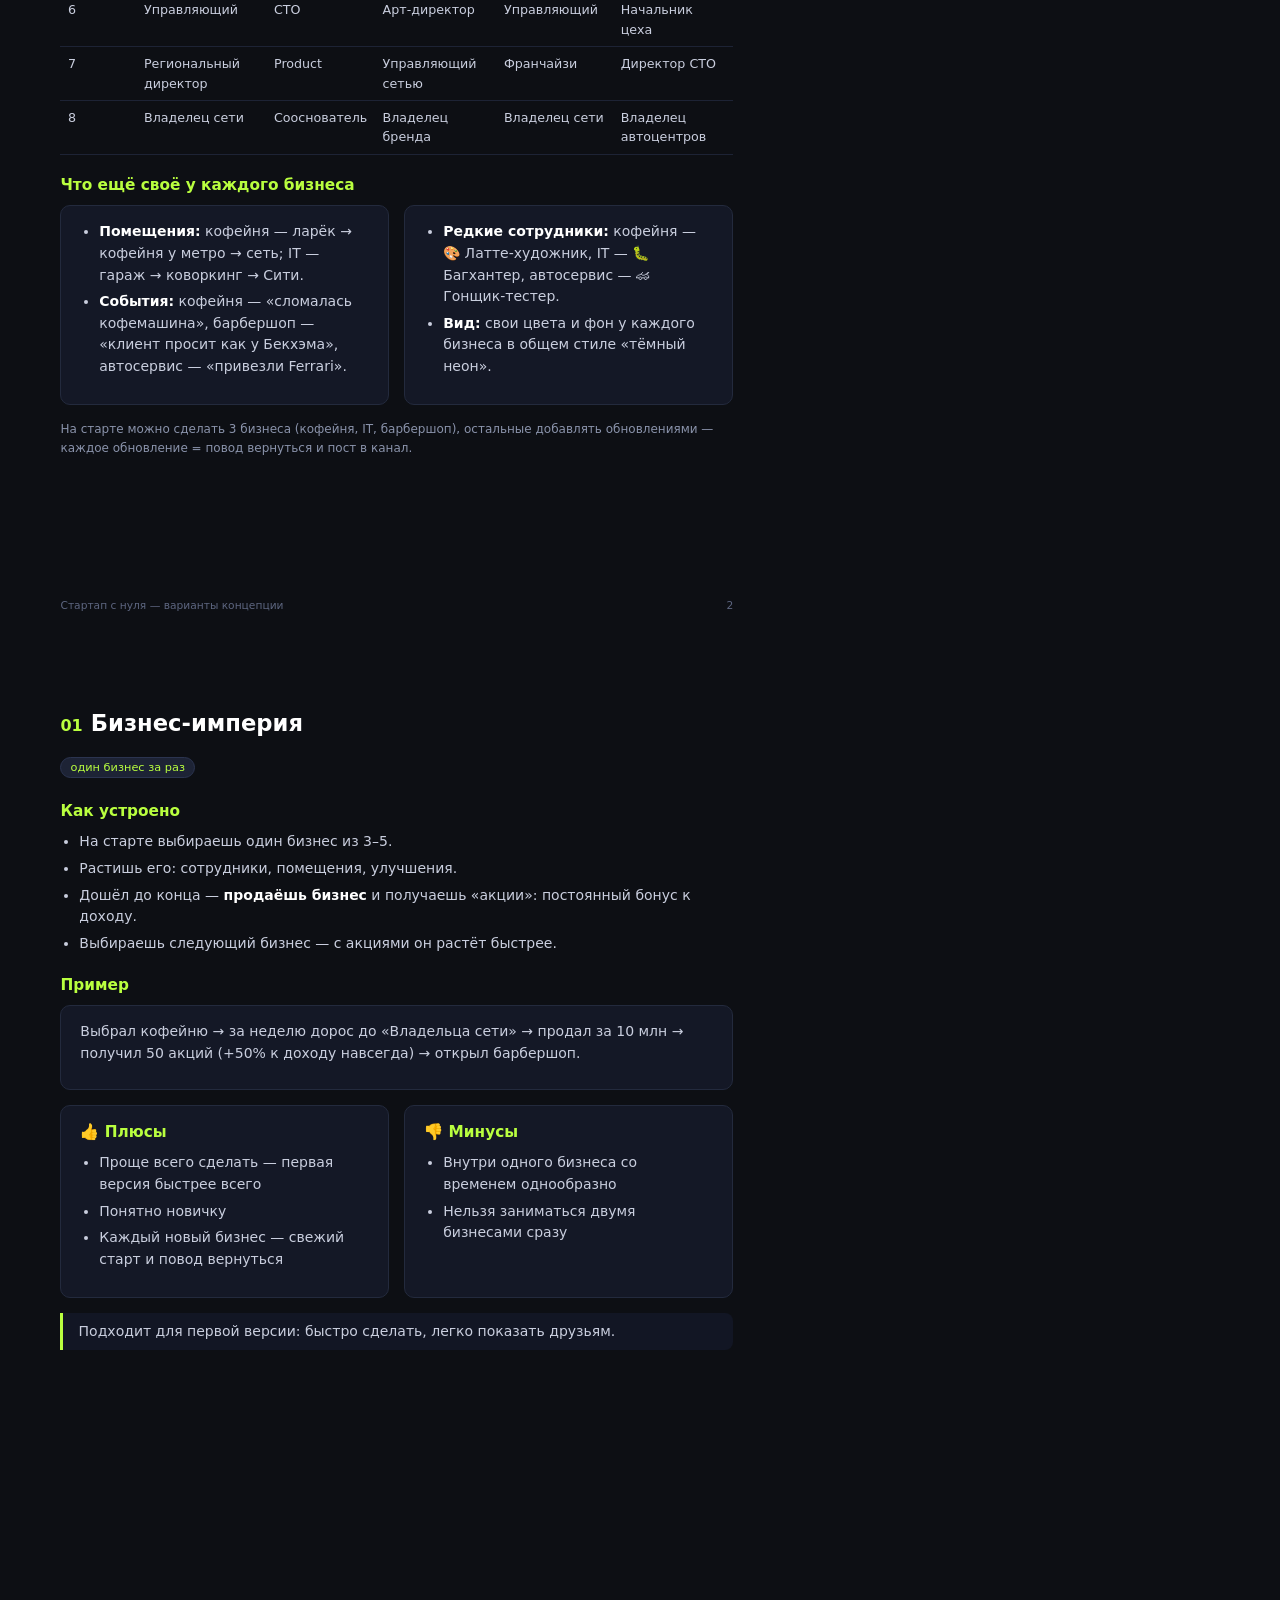
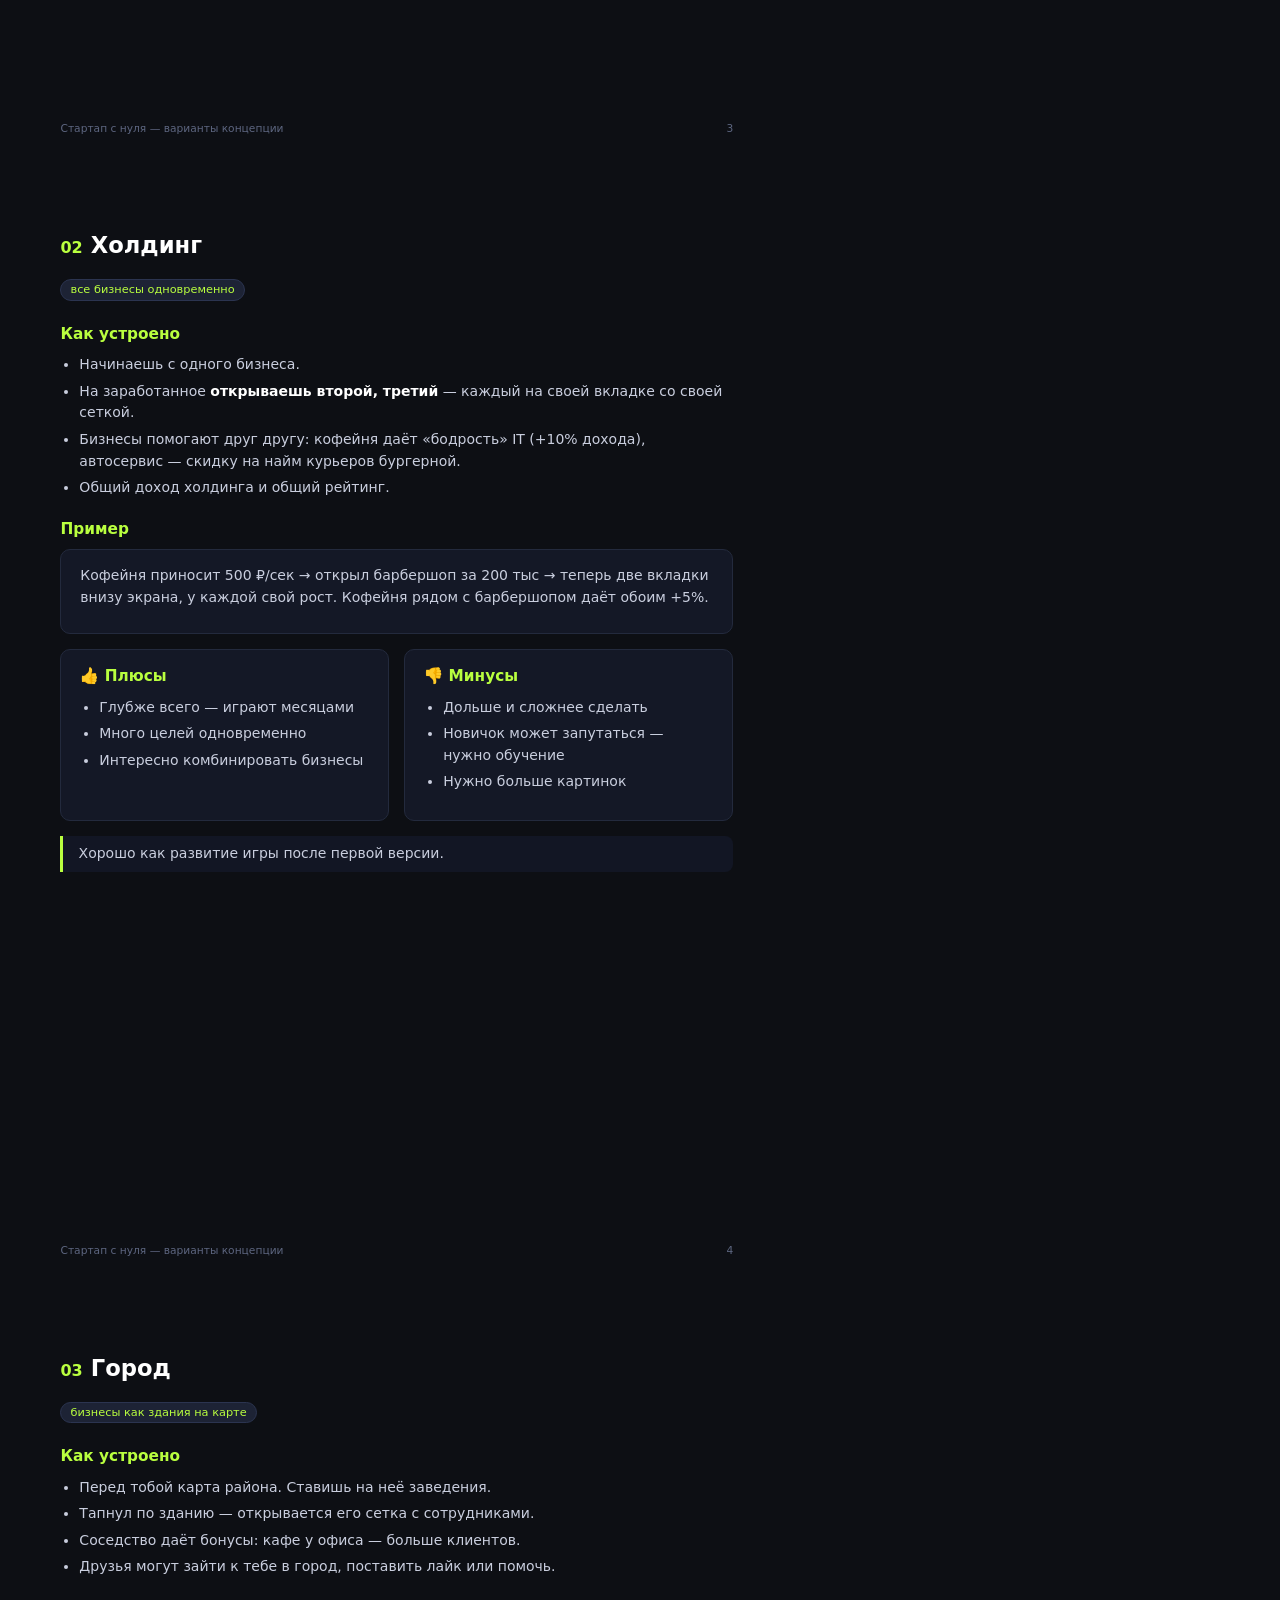
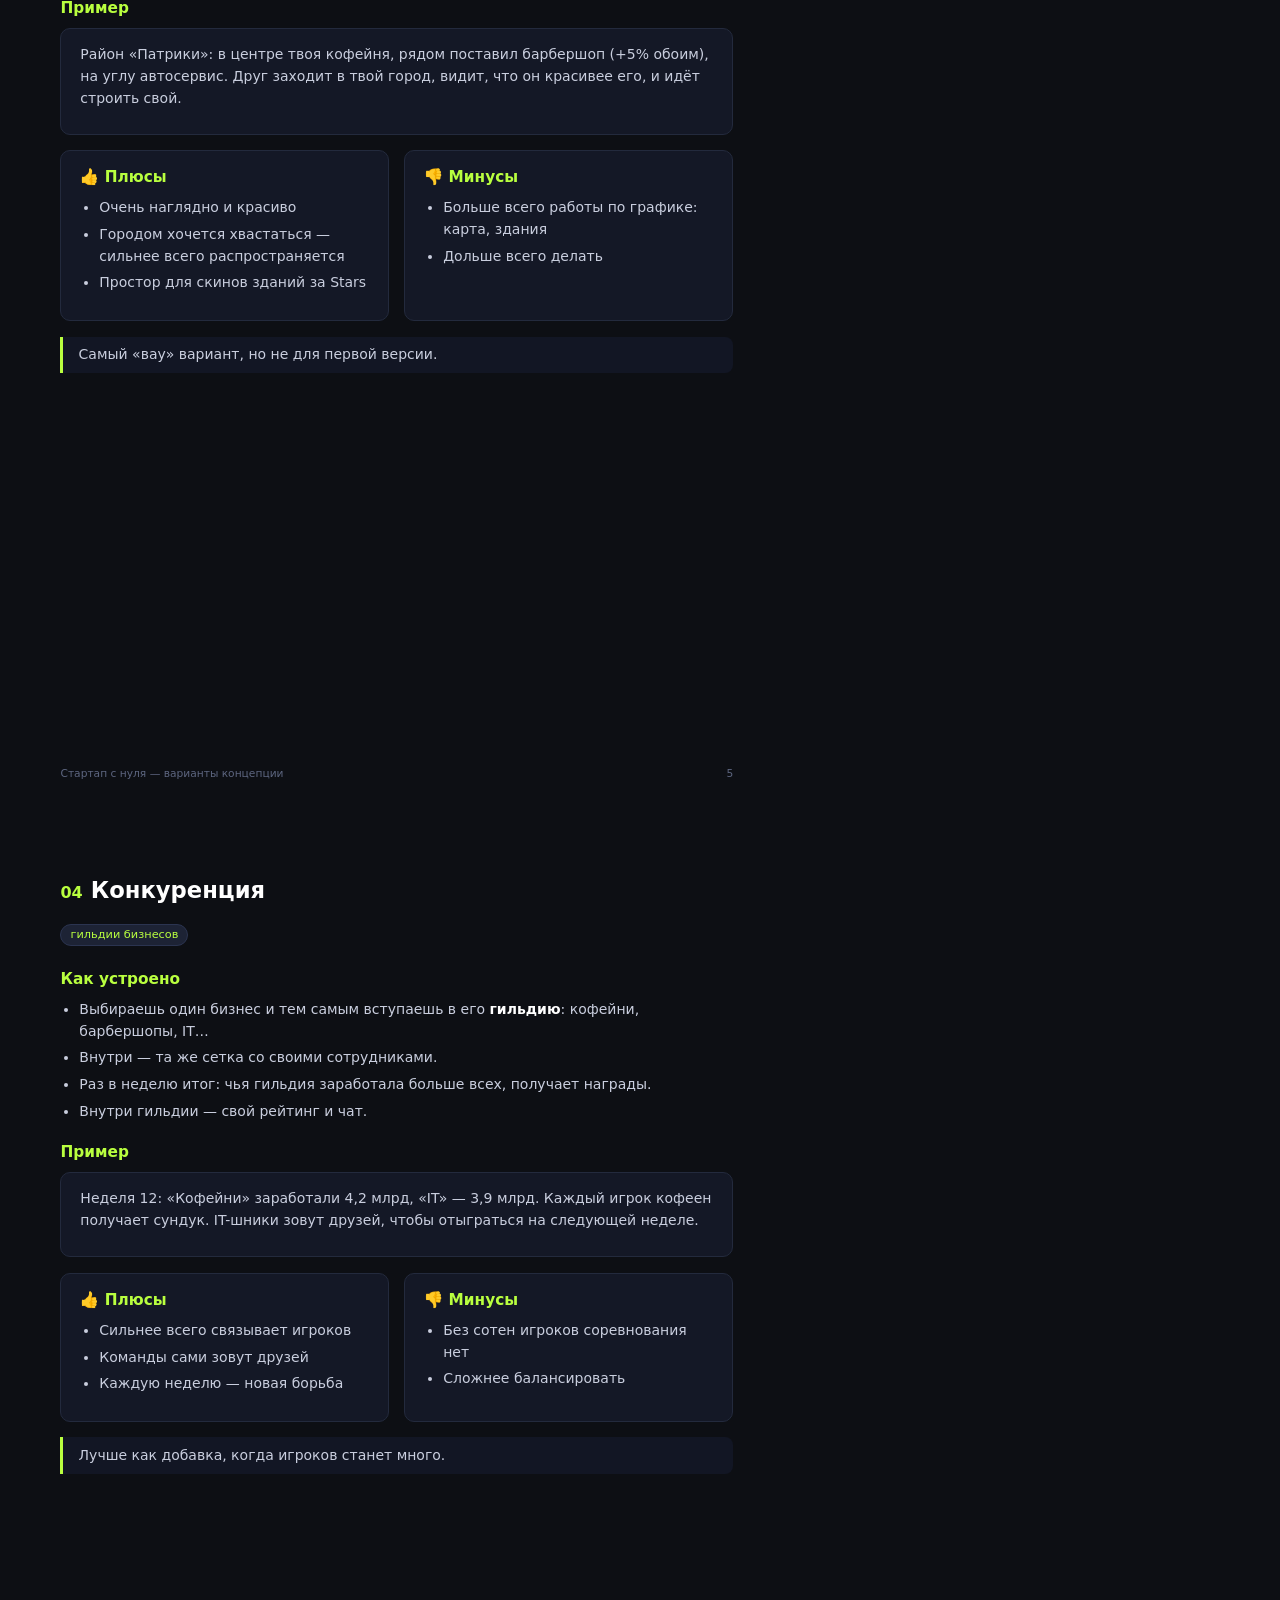
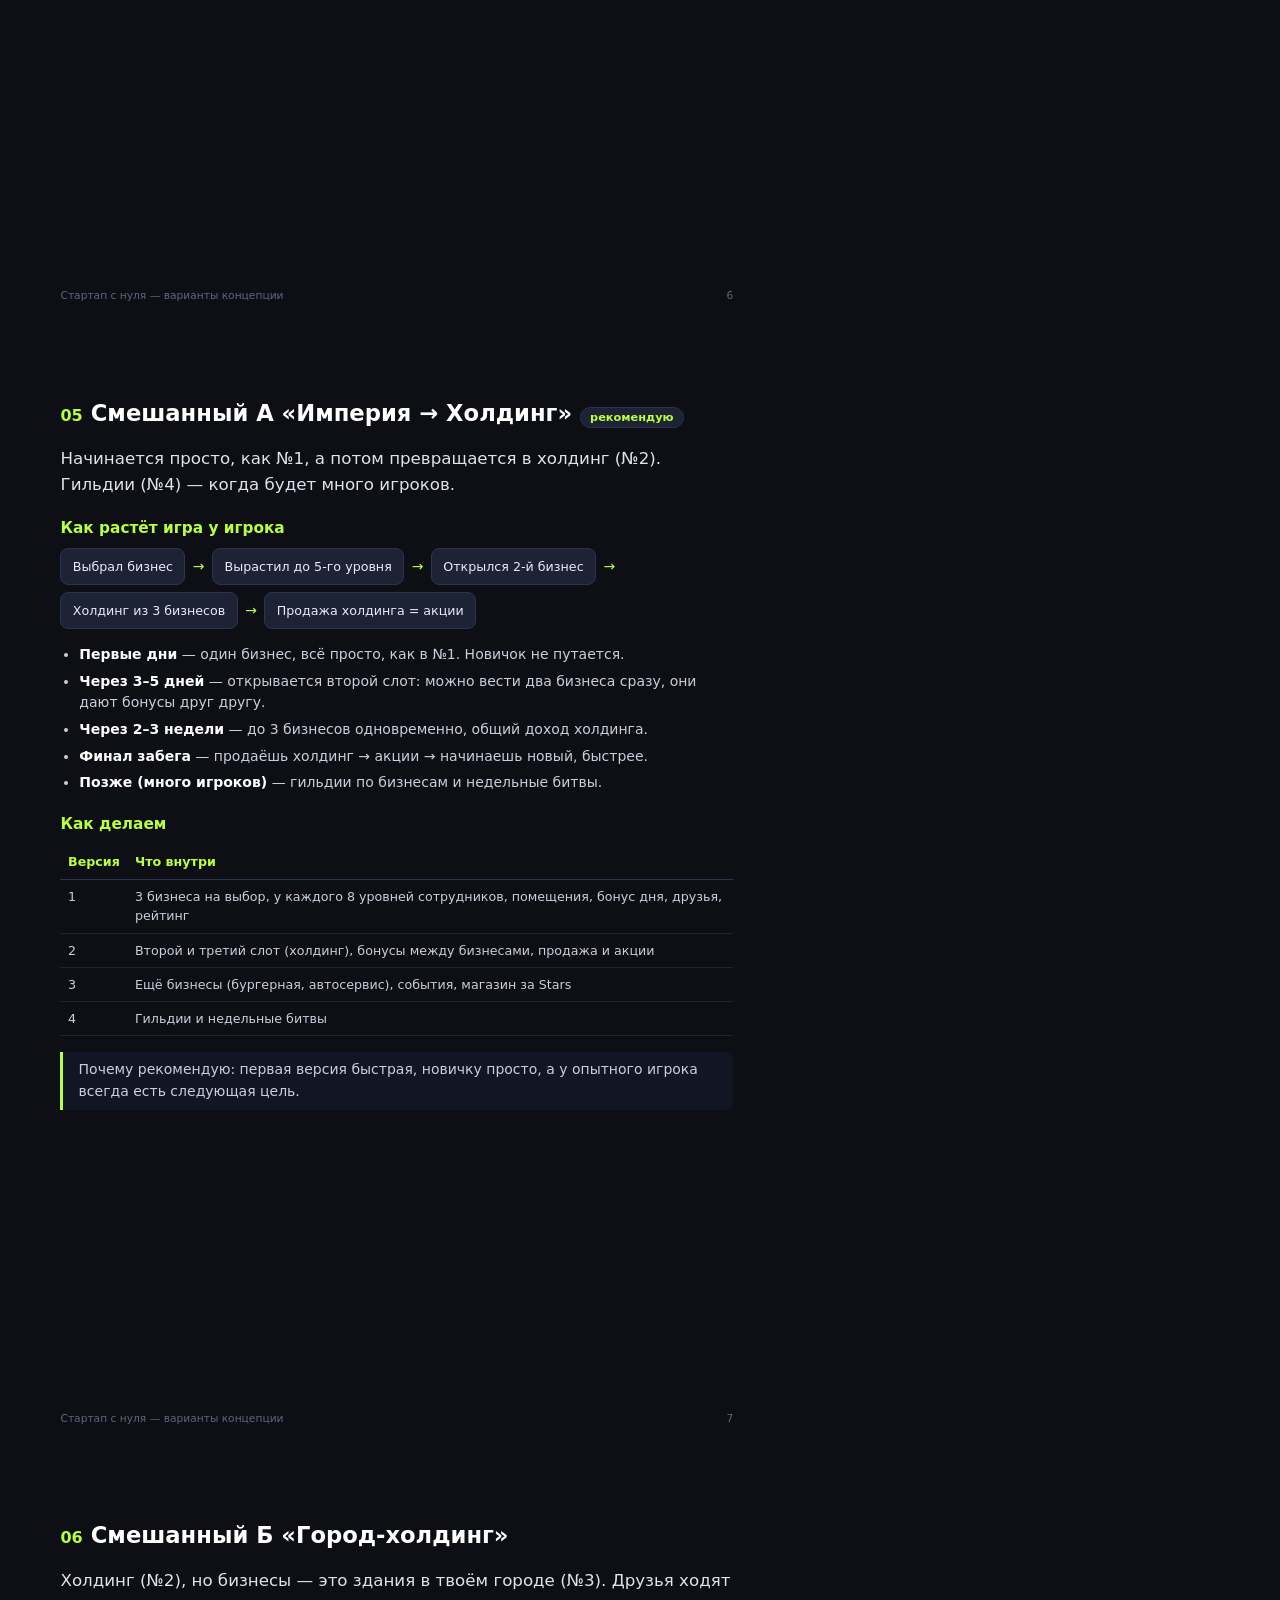
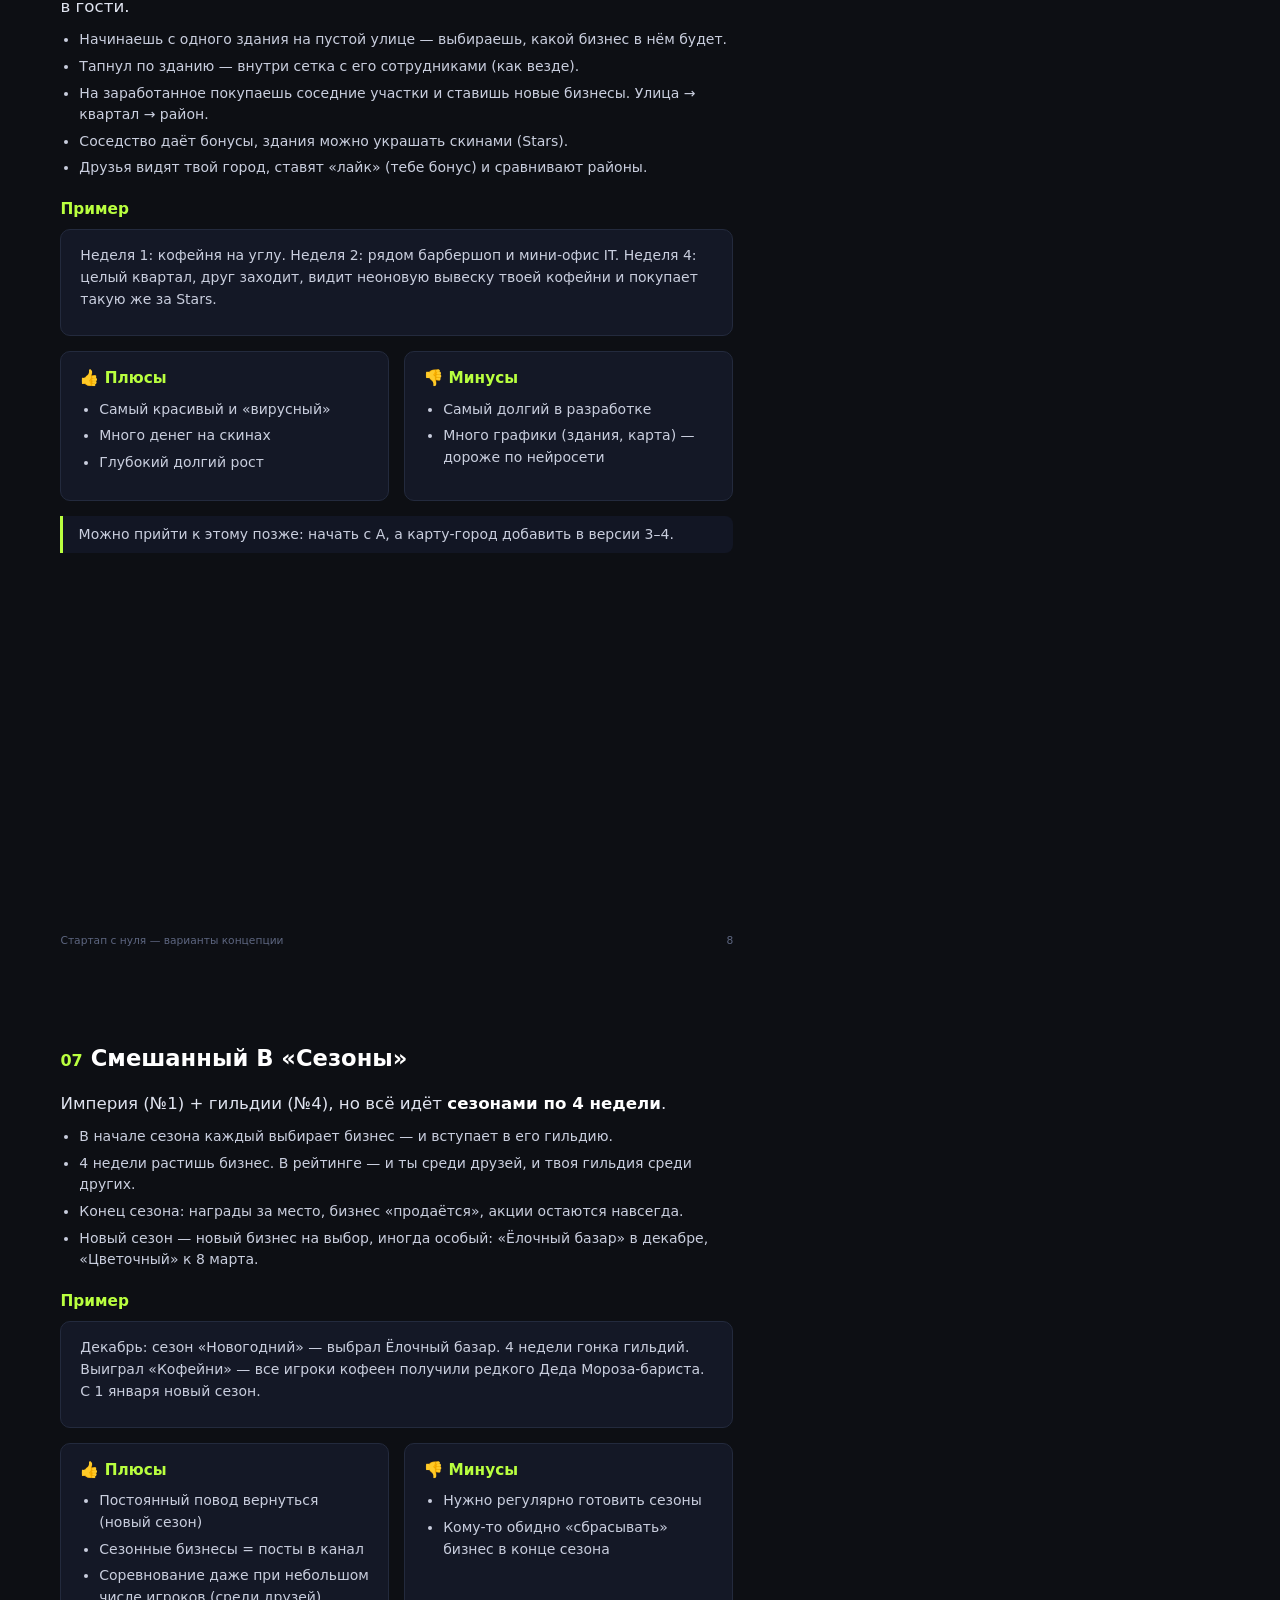
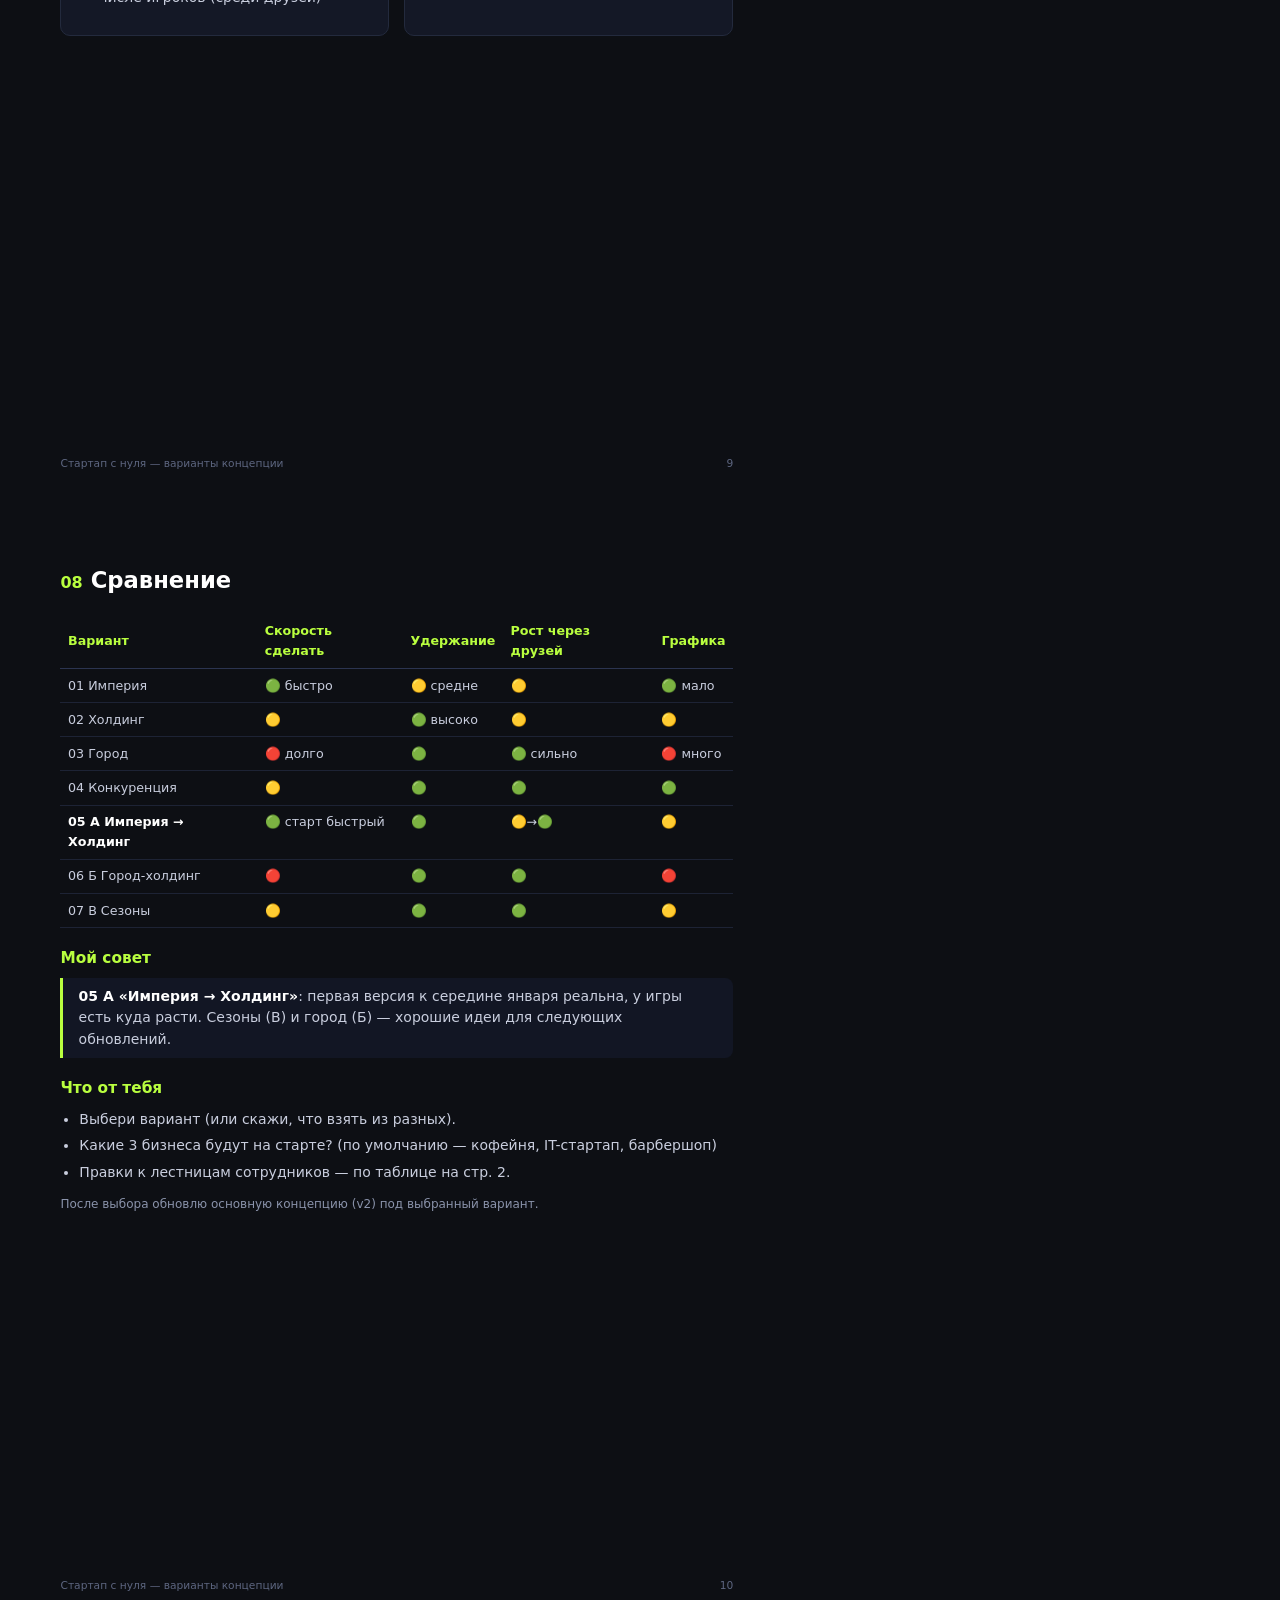
<file: docs/concept/variants.html>
<!doctype html><html lang="ru"><head><meta charset="utf-8"><style>
@page{size:A4;margin:0}
*{box-sizing:border-box}
body{margin:0;font:10.5pt/1.55 "Inter","DejaVu Sans",sans-serif;color:#e8ebf5;background:#0d0f14;-webkit-print-color-adjust:exact;print-color-adjust:exact}
.page{width:210mm;min-height:297mm;padding:16mm 16mm 14mm;page-break-after:always;position:relative}
.page:last-child{page-break-after:auto}
h1{font-size:34pt;line-height:1.05;margin:0 0 6mm;color:#fff;letter-spacing:-.5pt}
h1 b{color:#b9ff3f}
h2{font-size:17pt;margin:0 0 4mm;color:#fff;display:flex;gap:8px;align-items:baseline}
h2 i{font-style:normal;color:#b9ff3f;font-size:12pt}
h3{font-size:11.5pt;margin:5mm 0 2mm;color:#b9ff3f}
p{margin:0 0 2.5mm;color:#c9cede}
ul{margin:0 0 3mm 5mm;padding:0}li{margin:0 0 1.3mm;color:#c9cede}
b{color:#fff}
.lead{font-size:12.5pt;color:#dfe3ef}
.card{background:#141826;border:1px solid #232a3d;border-radius:10px;padding:4mm 5mm;margin:0 0 4mm}
.grid2{display:grid;grid-template-columns:1fr 1fr;gap:4mm}
.grid3{display:grid;grid-template-columns:1fr 1fr 1fr;gap:3mm}
table{width:100%;border-collapse:collapse;font-size:9.5pt;margin:0 0 4mm}
th{color:#b9ff3f;text-align:left;font-weight:700;border-bottom:1px solid #2b3450;padding:2mm 2mm}
td{border-bottom:1px solid #1d2335;padding:1.8mm 2mm;color:#c9cede;vertical-align:top}
.tag{display:inline-block;background:#1d2335;border:1px solid #2b3450;border-radius:20px;padding:1px 9px;font-size:8.5pt;color:#b9ff3f;margin:0 4px 3px 0}
.note{border-left:3px solid #b9ff3f;padding:2mm 4mm;background:#121624;color:#c9cede;border-radius:0 8px 8px 0;margin:0 0 4mm}
.foot{position:absolute;bottom:8mm;left:16mm;right:16mm;font-size:8pt;color:#5d6680;display:flex;justify-content:space-between}
.cover{display:grid;grid-template-columns:1fr 62mm;gap:8mm;align-items:center;height:250mm}
.cover img{width:62mm;border-radius:14px;border:1px solid #2b3450;box-shadow:0 0 40px #b9ff3f22}
.big{font-size:44pt;font-weight:800;color:#b9ff3f;line-height:1}
.flow{display:flex;gap:2mm;flex-wrap:wrap;align-items:center;margin:0 0 4mm}
.flow span{background:#1d2335;border:1px solid #2b3450;border-radius:8px;padding:2mm 3mm;font-size:9.5pt}
.flow em{color:#b9ff3f;font-style:normal}
.small{font-size:9pt;color:#8a93ab}
</style></head><body><div class="page"><div style="height:250mm;display:flex;flex-direction:column;justify-content:center">
<div class="tag">Telegram Mini App</div><div class="tag">idle + merge</div><div class="tag">варианты · 20.11.2026</div>
<h1 style="margin-top:6mm">Стартап<br><b>с нуля</b></h1>
<p class="lead">Новая идея: игрок <b>выбирает бизнес</b> — кофейня, IT, барбершоп, бургерная, автосервис — и у каждого бизнеса свои сотрудники. Здесь 4 способа это устроить и 2 смешанных варианта.</p>
<div class="card" style="margin-top:6mm"><p><b>В файле:</b></p><ul>
<li>Общее для всех вариантов — сотрудники каждого бизнеса</li>
<li>01 Бизнес-империя · 02 Холдинг · 03 Город · 04 Конкуренция</li>
<li>05 Смешанный А «Империя → Холдинг» (рекомендую)</li>
<li>06 Смешанный Б «Город-холдинг»</li>
<li>07 Смешанный В «Сезоны» (одна империя на сезон + гильдии)</li>
<li>Сравнение и что выбрать</li></ul></div>
<p class="small">Основа во всех вариантах та же, что в концепции v1: сетка-офис, объединение двух одинаковых сотрудников, доход каждую секунду, офлайн-доход, бонус дня, друзья, рейтинг, Telegram Stars.</p></div>
<div class="foot"><span>Стартап с нуля — варианты концепции</span><span>1</span></div></div><div class="page"><h2><i>00</i> Общее: у каждого бизнеса свои сотрудники</h2>
<p>Механика одна — объединяешь двух одинаковых и получаешь сотрудника выше. Меняются люди, их шутки, офисы и события. Так каждый бизнес ощущается по-своему, а делать игру не сильно сложнее.</p>
<table><tr><th>Уровень</th><th>☕ Кофейня</th><th>💻 IT-стартап</th><th>💇 Барбершоп</th><th>🍔 Бургерная</th><th>🚗 Автосервис</th></tr>
<tr><td>1</td><td>Стажёр</td><td>Стажёр</td><td>Ученик</td><td>Помощник повара</td><td>Мойщик</td></tr>
<tr><td>2</td><td>Бариста</td><td>Джун</td><td>Барбер</td><td>Повар</td><td>Слесарь</td></tr>
<tr><td>3</td><td>Старший бариста</td><td>Мидл</td><td>Старший барбер</td><td>Гриль-мастер</td><td>Механик</td></tr>
<tr><td>4</td><td>Обжарщик</td><td>Сеньор</td><td>Топ-барбер</td><td>Су-шеф</td><td>Диагност</td></tr>
<tr><td>5</td><td>Шеф-бариста</td><td>Тимлид</td><td>Колорист</td><td>Шеф-повар</td><td>Мастер-приёмщик</td></tr>
<tr><td>6</td><td>Управляющий</td><td>CTO</td><td>Арт-директор</td><td>Управляющий</td><td>Начальник цеха</td></tr>
<tr><td>7</td><td>Региональный директор</td><td>Product</td><td>Управляющий сетью</td><td>Франчайзи</td><td>Директор СТО</td></tr>
<tr><td>8</td><td>Владелец сети</td><td>Сооснователь</td><td>Владелец бренда</td><td>Владелец сети</td><td>Владелец автоцентров</td></tr></table>
<h3>Что ещё своё у каждого бизнеса</h3>
<div class="grid2"><div class="card"><ul>
<li><b>Помещения:</b> кофейня — ларёк → кофейня у метро → сеть; IT — гараж → коворкинг → Сити.</li>
<li><b>События:</b> кофейня — «сломалась кофемашина», барбершоп — «клиент просит как у Бекхэма», автосервис — «привезли Ferrari».</li></ul></div>
<div class="card"><ul>
<li><b>Редкие сотрудники:</b> кофейня — 🎨 Латте-художник, IT — 🐛 Багхантер, автосервис — 🏎 Гонщик-тестер.</li>
<li><b>Вид:</b> свои цвета и фон у каждого бизнеса в общем стиле «тёмный неон».</li></ul></div></div>
<p class="small">На старте можно сделать 3 бизнеса (кофейня, IT, барбершоп), остальные добавлять обновлениями — каждое обновление = повод вернуться и пост в канал.</p><div class="foot"><span>Стартап с нуля — варианты концепции</span><span>2</span></div></div><div class="page"><h2><i>01</i> Бизнес-империя</h2><div class="tag">один бизнес за раз</div>
<h3>Как устроено</h3><ul><li>На старте выбираешь один бизнес из 3–5.</li><li>Растишь его: сотрудники, помещения, улучшения.</li><li>Дошёл до конца — <b>продаёшь бизнес</b> и получаешь «акции»: постоянный бонус к доходу.</li><li>Выбираешь следующий бизнес — с акциями он растёт быстрее.</li></ul>
<h3>Пример</h3><div class="card"><p>Выбрал кофейню → за неделю дорос до «Владельца сети» → продал за 10 млн → получил 50 акций (+50% к доходу навсегда) → открыл барбершоп.</p></div>
<div class="grid2"><div class="card"><h3 style="margin-top:0">👍 Плюсы</h3><ul><li>Проще всего сделать — первая версия быстрее всего</li><li>Понятно новичку</li><li>Каждый новый бизнес — свежий старт и повод вернуться</li></ul></div>
<div class="card"><h3 style="margin-top:0">👎 Минусы</h3><ul><li>Внутри одного бизнеса со временем однообразно</li><li>Нельзя заниматься двумя бизнесами сразу</li></ul></div></div>
<div class="note">Подходит для первой версии: быстро сделать, легко показать друзьям.</div><div class="foot"><span>Стартап с нуля — варианты концепции</span><span>3</span></div></div><div class="page"><h2><i>02</i> Холдинг</h2><div class="tag">все бизнесы одновременно</div>
<h3>Как устроено</h3><ul><li>Начинаешь с одного бизнеса.</li><li>На заработанное <b>открываешь второй, третий</b> — каждый на своей вкладке со своей сеткой.</li><li>Бизнесы помогают друг другу: кофейня даёт «бодрость» IT (+10% дохода), автосервис — скидку на найм курьеров бургерной.</li><li>Общий доход холдинга и общий рейтинг.</li></ul>
<h3>Пример</h3><div class="card"><p>Кофейня приносит 500 ₽/сек → открыл барбершоп за 200 тыс → теперь две вкладки внизу экрана, у каждой свой рост. Кофейня рядом с барбершопом даёт обоим +5%.</p></div>
<div class="grid2"><div class="card"><h3 style="margin-top:0">👍 Плюсы</h3><ul><li>Глубже всего — играют месяцами</li><li>Много целей одновременно</li><li>Интересно комбинировать бизнесы</li></ul></div>
<div class="card"><h3 style="margin-top:0">👎 Минусы</h3><ul><li>Дольше и сложнее сделать</li><li>Новичок может запутаться — нужно обучение</li><li>Нужно больше картинок</li></ul></div></div>
<div class="note">Хорошо как развитие игры после первой версии.</div><div class="foot"><span>Стартап с нуля — варианты концепции</span><span>4</span></div></div><div class="page"><h2><i>03</i> Город</h2><div class="tag">бизнесы как здания на карте</div>
<h3>Как устроено</h3><ul><li>Перед тобой карта района. Ставишь на неё заведения.</li><li>Тапнул по зданию — открывается его сетка с сотрудниками.</li><li>Соседство даёт бонусы: кафе у офиса — больше клиентов.</li><li>Друзья могут зайти к тебе в город, поставить лайк или помочь.</li></ul>
<h3>Пример</h3><div class="card"><p>Район «Патрики»: в центре твоя кофейня, рядом поставил барбершоп (+5% обоим), на углу автосервис. Друг заходит в твой город, видит, что он красивее его, и идёт строить свой.</p></div>
<div class="grid2"><div class="card"><h3 style="margin-top:0">👍 Плюсы</h3><ul><li>Очень наглядно и красиво</li><li>Городом хочется хвастаться — сильнее всего распространяется</li><li>Простор для скинов зданий за Stars</li></ul></div>
<div class="card"><h3 style="margin-top:0">👎 Минусы</h3><ul><li>Больше всего работы по графике: карта, здания</li><li>Дольше всего делать</li></ul></div></div>
<div class="note">Самый «вау» вариант, но не для первой версии.</div><div class="foot"><span>Стартап с нуля — варианты концепции</span><span>5</span></div></div><div class="page"><h2><i>04</i> Конкуренция</h2><div class="tag">гильдии бизнесов</div>
<h3>Как устроено</h3><ul><li>Выбираешь один бизнес и тем самым вступаешь в его <b>гильдию</b>: кофейни, барбершопы, IT…</li><li>Внутри — та же сетка со своими сотрудниками.</li><li>Раз в неделю итог: чья гильдия заработала больше всех, получает награды.</li><li>Внутри гильдии — свой рейтинг и чат.</li></ul>
<h3>Пример</h3><div class="card"><p>Неделя 12: «Кофейни» заработали 4,2 млрд, «IT» — 3,9 млрд. Каждый игрок кофеен получает сундук. IT-шники зовут друзей, чтобы отыграться на следующей неделе.</p></div>
<div class="grid2"><div class="card"><h3 style="margin-top:0">👍 Плюсы</h3><ul><li>Сильнее всего связывает игроков</li><li>Команды сами зовут друзей</li><li>Каждую неделю — новая борьба</li></ul></div>
<div class="card"><h3 style="margin-top:0">👎 Минусы</h3><ul><li>Без сотен игроков соревнования нет</li><li>Сложнее балансировать</li></ul></div></div>
<div class="note">Лучше как добавка, когда игроков станет много.</div><div class="foot"><span>Стартап с нуля — варианты концепции</span><span>6</span></div></div><div class="page"><h2><i>05</i> Смешанный А «Империя → Холдинг» <span class="tag">рекомендую</span></h2>
<p class="lead">Начинается просто, как №1, а потом превращается в холдинг (№2). Гильдии (№4) — когда будет много игроков.</p>
<h3>Как растёт игра у игрока</h3>
<div class="flow"><span>Выбрал бизнес</span><em>→</em><span>Вырастил до 5-го уровня</span><em>→</em><span>Открылся 2-й бизнес</span><em>→</em><span>Холдинг из 3 бизнесов</span><em>→</em><span>Продажа холдинга = акции</span></div>
<ul>
<li><b>Первые дни</b> — один бизнес, всё просто, как в №1. Новичок не путается.</li>
<li><b>Через 3–5 дней</b> — открывается второй слот: можно вести два бизнеса сразу, они дают бонусы друг другу.</li>
<li><b>Через 2–3 недели</b> — до 3 бизнесов одновременно, общий доход холдинга.</li>
<li><b>Финал забега</b> — продаёшь холдинг → акции → начинаешь новый, быстрее.</li>
<li><b>Позже (много игроков)</b> — гильдии по бизнесам и недельные битвы.</li></ul>
<h3>Как делаем</h3>
<table><tr><th>Версия</th><th>Что внутри</th></tr>
<tr><td>1</td><td>3 бизнеса на выбор, у каждого 8 уровней сотрудников, помещения, бонус дня, друзья, рейтинг</td></tr>
<tr><td>2</td><td>Второй и третий слот (холдинг), бонусы между бизнесами, продажа и акции</td></tr>
<tr><td>3</td><td>Ещё бизнесы (бургерная, автосервис), события, магазин за Stars</td></tr>
<tr><td>4</td><td>Гильдии и недельные битвы</td></tr></table>
<div class="note">Почему рекомендую: первая версия быстрая, новичку просто, а у опытного игрока всегда есть следующая цель.</div><div class="foot"><span>Стартап с нуля — варианты концепции</span><span>7</span></div></div><div class="page"><h2><i>06</i> Смешанный Б «Город-холдинг»</h2>
<p class="lead">Холдинг (№2), но бизнесы — это здания в твоём городе (№3). Друзья ходят в гости.</p>
<ul>
<li>Начинаешь с одного здания на пустой улице — выбираешь, какой бизнес в нём будет.</li>
<li>Тапнул по зданию — внутри сетка с его сотрудниками (как везде).</li>
<li>На заработанное покупаешь соседние участки и ставишь новые бизнесы. Улица → квартал → район.</li>
<li>Соседство даёт бонусы, здания можно украшать скинами (Stars).</li>
<li>Друзья видят твой город, ставят «лайк» (тебе бонус) и сравнивают районы.</li></ul>
<h3>Пример</h3><div class="card"><p>Неделя 1: кофейня на углу. Неделя 2: рядом барбершоп и мини-офис IT. Неделя 4: целый квартал, друг заходит, видит неоновую вывеску твоей кофейни и покупает такую же за Stars.</p></div>
<div class="grid2"><div class="card"><h3 style="margin-top:0">👍 Плюсы</h3><ul><li>Самый красивый и «вирусный»</li><li>Много денег на скинах</li><li>Глубокий долгий рост</li></ul></div>
<div class="card"><h3 style="margin-top:0">👎 Минусы</h3><ul><li>Самый долгий в разработке</li><li>Много графики (здания, карта) — дороже по нейросети</li></ul></div></div>
<div class="note">Можно прийти к этому позже: начать с А, а карту-город добавить в версии 3–4.</div><div class="foot"><span>Стартап с нуля — варианты концепции</span><span>8</span></div></div><div class="page"><h2><i>07</i> Смешанный В «Сезоны»</h2>
<p class="lead">Империя (№1) + гильдии (№4), но всё идёт <b>сезонами по 4 недели</b>.</p>
<ul>
<li>В начале сезона каждый выбирает бизнес — и вступает в его гильдию.</li>
<li>4 недели растишь бизнес. В рейтинге — и ты среди друзей, и твоя гильдия среди других.</li>
<li>Конец сезона: награды за место, бизнес «продаётся», акции остаются навсегда.</li>
<li>Новый сезон — новый бизнес на выбор, иногда особый: «Ёлочный базар» в декабре, «Цветочный» к 8 марта.</li></ul>
<h3>Пример</h3><div class="card"><p>Декабрь: сезон «Новогодний» — выбрал Ёлочный базар. 4 недели гонка гильдий. Выиграл «Кофейни» — все игроки кофеен получили редкого Деда Мороза-бариста. С 1 января новый сезон.</p></div>
<div class="grid2"><div class="card"><h3 style="margin-top:0">👍 Плюсы</h3><ul><li>Постоянный повод вернуться (новый сезон)</li><li>Сезонные бизнесы = посты в канал</li><li>Соревнование даже при небольшом числе игроков (среди друзей)</li></ul></div>
<div class="card"><h3 style="margin-top:0">👎 Минусы</h3><ul><li>Нужно регулярно готовить сезоны</li><li>Кому-то обидно «сбрасывать» бизнес в конце сезона</li></ul></div></div><div class="foot"><span>Стартап с нуля — варианты концепции</span><span>9</span></div></div><div class="page"><h2><i>08</i> Сравнение</h2>
<table><tr><th>Вариант</th><th>Скорость сделать</th><th>Удержание</th><th>Рост через друзей</th><th>Графика</th></tr>
<tr><td>01 Империя</td><td>🟢 быстро</td><td>🟡 средне</td><td>🟡</td><td>🟢 мало</td></tr>
<tr><td>02 Холдинг</td><td>🟡</td><td>🟢 высоко</td><td>🟡</td><td>🟡</td></tr>
<tr><td>03 Город</td><td>🔴 долго</td><td>🟢</td><td>🟢 сильно</td><td>🔴 много</td></tr>
<tr><td>04 Конкуренция</td><td>🟡</td><td>🟢</td><td>🟢</td><td>🟢</td></tr>
<tr><td><b>05 А Империя → Холдинг</b></td><td>🟢 старт быстрый</td><td>🟢</td><td>🟡→🟢</td><td>🟡</td></tr>
<tr><td>06 Б Город-холдинг</td><td>🔴</td><td>🟢</td><td>🟢</td><td>🔴</td></tr>
<tr><td>07 В Сезоны</td><td>🟡</td><td>🟢</td><td>🟢</td><td>🟡</td></tr></table>
<h3>Мой совет</h3>
<div class="note"><b>05 А «Империя → Холдинг»</b>: первая версия к середине января реальна, у игры есть куда расти. Сезоны (В) и город (Б) — хорошие идеи для следующих обновлений.</div>
<h3>Что от тебя</h3>
<ul><li>Выбери вариант (или скажи, что взять из разных).</li>
<li>Какие 3 бизнеса будут на старте? (по умолчанию — кофейня, IT-стартап, барбершоп)</li>
<li>Правки к лестницам сотрудников — по таблице на стр. 2.</li></ul>
<p class="small">После выбора обновлю основную концепцию (v2) под выбранный вариант.</p><div class="foot"><span>Стартап с нуля — варианты концепции</span><span>10</span></div></div></body></html>
</file>
<file: app/style.css>
/* Стиль A «тёмный неон» */
:root {
  --bg: #0D0F14;
  --card: #1D2335;
  --card-2: #141826;
  --line: #2B3450;
  --accent: #B9FF3F;
  --accent-ink: #0D0F14;
  --text: #E8EBF5;
  --muted: #8A93AB;
  --dim: #5D6680;
  --danger: #FF5C7A;
  --rare: #4FC3FF;
  --epic: #B57BFF;
  --legend: #FFC83D;
  --warn: #FFB347;
  --radius: 16px;
  /* вырез и нижняя полоса: браузер (env) или Telegram в полноэкранном режиме (--tg-*, Bot API 8.0) */
  --safe-b: max(env(safe-area-inset-bottom, 0px), var(--tg-safe-area-inset-bottom, 0px));
  --safe-t: calc(max(env(safe-area-inset-top, 0px), var(--tg-safe-area-inset-top, 0px)) + var(--tg-content-safe-area-inset-top, 0px));
  --vh: var(--tg-viewport-stable-height, 100dvh);
}

* { box-sizing: border-box; -webkit-tap-highlight-color: transparent; }
html, body { margin: 0; height: 100%; background: var(--bg); }
body {
  color: var(--text);
  font: 15px/1.35 -apple-system, BlinkMacSystemFont, "Segoe UI", Roboto, "Helvetica Neue", Arial, sans-serif;
  overflow: hidden;
  overscroll-behavior: none;
  -webkit-user-select: none; user-select: none;
  -webkit-touch-callout: none;
}
button { font: inherit; color: inherit; border: 0; background: none; padding: 0; cursor: pointer; }
[hidden] { display: none !important; }

#app {
  height: var(--vh);
  max-width: 480px; margin: 0 auto;
  display: flex; flex-direction: column;
  padding: calc(12px + var(--safe-t)) 16px calc(10px + var(--safe-b));
}

/* ---------- Шапка ---------- */
.top { flex: none; }
.top-row { display: flex; align-items: flex-start; justify-content: space-between; gap: 8px; }
.money {
  font-size: 40px; font-weight: 800; line-height: 1.05; letter-spacing: -1px;
  color: var(--accent); font-variant-numeric: tabular-nums; white-space: nowrap;
  overflow: hidden; text-overflow: ellipsis; min-width: 0;
}
.money span { font-size: .7em; opacity: .9; }
.money.bump { animation: bump .25s ease; }
@keyframes bump { 50% { transform: scale(1.04); } }
.head-btns { flex: none; display: flex; gap: 6px; }
.icon-btn {
  position: relative; flex: none; width: 40px; height: 40px; border-radius: 12px;
  background: var(--card); border: 1px solid var(--line); font-size: 19px;
  display: grid; place-items: center;
}
.rate { color: var(--muted); font-size: 15px; margin-top: 4px; font-variant-numeric: tabular-nums; }
.rate b { color: var(--text); font-weight: 600; }
.chips { display: flex; gap: 8px; margin-top: 10px; min-width: 0; }
.chip {
  display: inline-flex; align-items: center; gap: 6px; min-width: 0;
  height: 34px; padding: 0 12px; border-radius: 17px;
  background: var(--card); border: 1px solid var(--line);
  font-size: 13.5px; white-space: nowrap;
}
.chip-room { color: var(--accent); flex: none; font-weight: 600; }
.chip-lock { color: var(--muted); flex: 1 1 auto; overflow: hidden; }
.chip-lock span { overflow: hidden; text-overflow: ellipsis; }
.chip-lock.open { color: var(--text); border-color: rgba(185,255,63,.35); }

/* ---------- Вкладки ---------- */
.views { flex: 1; min-height: 0; position: relative; margin-top: 12px; }
.view { display: none; height: 100%; flex-direction: column; overflow-y: auto; overflow-x: hidden; }
.view.active { display: flex; }
#view-office { overflow: hidden; }

/* ---------- Офис ---------- */
.board {
  flex: 1; min-height: 0; overflow-y: auto; overflow-x: hidden;
  background: var(--card-2); border: 1px solid var(--line); border-radius: 24px;
  padding: 12px; display: flex; flex-direction: column; gap: 12px;
}
.grid {
  display: grid; grid-template-columns: repeat(4, 1fr); gap: 8px;
  touch-action: none;
}
.grid { --ch: 72px; grid-auto-rows: 72px; }
.cell {
  position: relative; padding-top: 4px; border-radius: 14px; min-width: 0;
  background: var(--card); border: 1px solid var(--line);
  display: flex; flex-direction: column; align-items: center; justify-content: center;
  overflow: hidden; touch-action: none;
  transition: border-color .15s, box-shadow .15s, transform .15s;
}
.cell.empty { background: #1A1F2E; }
.cell .lv {
  position: absolute; top: 5px; left: 7px; font-size: 12.5px; font-weight: 800; color: var(--accent);
}
.cell .em { font-size: min(8.2vw, 34px, calc(var(--ch) * .44)); line-height: 1; }
.cell .nm {
  margin-top: 3px; font-size: 10.5px; font-weight: 600; text-align: center; line-height: 1.1;
  padding: 0 3px; max-width: 100%; overflow: hidden; overflow-wrap: anywhere;
  display: -webkit-box; -webkit-line-clamp: 2; -webkit-box-orient: vertical;
}
.cell .cd {
  position: absolute; left: 8px; right: 8px; bottom: 4px; height: 3px; border-radius: 2px;
  background: var(--accent); transform-origin: left; opacity: .8;
  animation: cd 3s linear forwards;
}
@keyframes cd { from { transform: scaleX(1); } to { transform: scaleX(0); opacity: .2; } }
.cell.lift { opacity: .35; }
.cell.over { border-color: var(--muted); }
.cell.can-merge {
  border-color: var(--accent);
  box-shadow: 0 0 0 1px var(--accent), 0 0 18px rgba(185,255,63,.45);
}
.cell.pair { border-color: rgba(185,255,63,.45); }
.cell.pop .em { animation: pop .5s cubic-bezier(.2,1.6,.4,1); }
.cell.pop::after {
  content: ""; position: absolute; inset: 0; border-radius: inherit;
  background: radial-gradient(circle, rgba(185,255,63,.55), transparent 70%);
  animation: flash .6s ease-out forwards; pointer-events: none;
}
.cell.spawn .em { animation: spawn .35s ease-out; }
.cell.tapped { transform: scale(.94); }
@keyframes pop { 0% { transform: scale(.4); } 60% { transform: scale(1.35); } 100% { transform: scale(1); } }
@keyframes flash { from { opacity: 1; } to { opacity: 0; } }
@keyframes spawn { from { transform: translateY(10px) scale(.6); opacity: 0; } to { transform: none; opacity: 1; } }

.ghost {
  position: fixed; z-index: 50; pointer-events: none;
  border-color: var(--accent) !important;
  box-shadow: 0 10px 30px rgba(0,0,0,.6), 0 0 22px rgba(185,255,63,.35);
  transform: scale(1.08); opacity: .95;
}

.next-room {
  flex: none; margin-top: auto; width: 100%; text-align: left;
  background: var(--card); border: 1px solid var(--line); border-radius: 14px;
  padding: 8px 12px 9px; font-size: 13px; color: var(--muted);
  display: flex; flex-wrap: wrap; justify-content: space-between; gap: 0 8px;
}
.next-room .nr-l, .next-room .nr-r { white-space: nowrap; overflow: hidden; text-overflow: ellipsis; min-width: 0; }
.next-room .bar { flex: 1 0 100%; }
.next-room b { color: var(--text); font-weight: 600; }
.next-room .bar { height: 5px; background: #0F1320; border-radius: 3px; margin-top: 6px; overflow: hidden; }
.next-room .bar i { display: block; height: 100%; background: var(--accent); border-radius: 3px; transition: width .4s; }
.next-room.ready { border-color: var(--accent); color: var(--text); box-shadow: 0 0 16px rgba(185,255,63,.2); }
.next-room.ready b { color: var(--accent); }

/* компактный офис, когда клеткам тесно (game.js → fitGrid) */
#view-office.tight .invite-banner { padding-top: 4px; padding-bottom: 4px; margin-bottom: 6px; }
#view-office.tight .invite-banner .ib-t small { display: none; }
#view-office.tight .invite-banner .ib-ico { width: 26px; height: 26px; font-size: 14px; }
#view-office.tight .board { padding: 7px; gap: 6px; }
#view-office.tight .need { height: 30px; }
#view-office.tight .next-room { padding-top: 4px; padding-bottom: 5px; font-size: 12px; }
#view-office.tight .next-room .bar { margin-top: 3px; height: 5px; }
#view-office.tight .next-room .nr-l { flex: 1 1 0; }
#view-office.tight2 .invite-banner { display: none; }
#view-office.tight .hint { margin-top: 3px; margin-bottom: 4px; font-size: 12px; }
.hint { flex: none; text-align: center; color: var(--muted); font-size: 13px; margin: 7px 4px; height: 1.4em; line-height: 1.4em; white-space: nowrap; overflow: hidden; text-overflow: ellipsis; }
.actions { flex: none; display: grid; grid-template-columns: 1.55fr 1fr; gap: 10px; }
.btn {
  height: 54px; border-radius: 18px; font-weight: 700; font-size: 17px;
  display: flex; align-items: center; justify-content: center; gap: 6px; position: relative;
  white-space: nowrap; padding: 0 10px; transition: transform .1s, opacity .2s;
}
.btn:active { transform: scale(.97); }
.btn-primary { background: var(--accent); color: var(--accent-ink); }
.btn-primary.poor { opacity: .55; }
.btn-primary.full { background: var(--card); color: var(--muted); border: 1px solid var(--line); }
.btn-dark { background: var(--card); border: 1px solid var(--line); }
.btn-ghost { background: transparent; border: 1px solid var(--line); color: var(--muted); }
.btn-danger { background: var(--danger); color: #fff; }
.btn-wide { width: 100%; }
.btn[disabled] { opacity: .45; pointer-events: none; }
.dot { position: absolute; top: 9px; right: 12px; width: 9px; height: 9px; border-radius: 50%; background: var(--accent); box-shadow: 0 0 8px var(--accent); display: none; }
.dot.on { display: block; }
.btn-primary.glow, .glow { animation: glow 1.2s ease-in-out infinite; }
@keyframes glow { 50% { box-shadow: 0 0 0 4px rgba(185,255,63,.25), 0 0 26px rgba(185,255,63,.55); } }

/* ---------- Нижнее меню ---------- */
.tabbar {
  flex: none; margin-top: 12px; display: grid; grid-template-columns: repeat(5, 1fr);
  background: var(--card-2); border: 1px solid var(--line); border-radius: 22px; padding: 6px 4px;
}
.tab { position: relative; display: flex; flex-direction: column; align-items: center; gap: 2px; padding: 4px 0; color: var(--muted); border-radius: 14px; min-width: 0; }
.tab i { font-style: normal; font-size: 22px; line-height: 1.1; filter: grayscale(.6); opacity: .75; }
.tab span { font-size: 11px; max-width: 100%; overflow: hidden; text-overflow: ellipsis; white-space: nowrap; }
.tab.active { color: var(--accent); background: rgba(185,255,63,.07); }
.tab.active i { filter: none; opacity: 1; }

/* ---------- Улучшения ---------- */
.view-title { margin: 2px 0 10px; font-size: 20px; }
.sub-title { margin: 18px 0 10px; font-size: 16px; color: var(--muted); font-weight: 600; }
.list { display: flex; flex-direction: column; gap: 10px; }
.card {
  background: var(--card); border: 1px solid var(--line); border-radius: var(--radius);
  padding: 12px; display: flex; align-items: center; gap: 12px;
}
.card .ico { flex: none; width: 46px; height: 46px; border-radius: 12px; background: var(--card-2); border: 1px solid var(--line); display: grid; place-items: center; font-size: 24px; }
.card .txt { flex: 1; min-width: 0; }
.card .t { font-weight: 700; font-size: 15px; }
.card .t small { color: var(--accent); font-weight: 700; font-size: 12px; margin-left: 4px; white-space: nowrap; }
.card .d { color: var(--muted); font-size: 12.5px; margin-top: 2px; }
.card .buy {
  flex: none; min-width: 92px; height: 40px; padding: 0 10px; border-radius: 12px;
  background: var(--accent); color: var(--accent-ink); font-weight: 800; font-size: 14px; white-space: nowrap;
}
.card .buy.poor { background: var(--card-2); color: var(--muted); border: 1px solid var(--line); }
.card .buy.max { background: transparent; color: var(--accent); border: 1px solid var(--line); pointer-events: none; }
.card.cur { border-color: rgba(185,255,63,.5); }
.card.locked { opacity: .55; }
.card .joke { color: var(--text); font-size: 12.5px; font-style: italic; margin-top: 3px; opacity: .85; }
.team-card { padding: 9px 12px; }
.team-card .ico { width: 40px; height: 40px; font-size: 22px; }
.req { font-size: 12.5px; color: var(--muted); margin-top: 3px; }
.req .ok { color: var(--accent); }

/* ---------- Заглушки ---------- */
.soon { margin: auto 0; text-align: center; padding: 24px 12px; background: var(--card-2); border: 1px solid var(--line); border-radius: 24px; }
.soon-ico { font-size: 56px; line-height: 1; margin-bottom: 8px; }
.soon h2 { margin: 6px 0; font-size: 22px; }
.soon p { color: var(--muted); margin: 0 0 18px; font-size: 14.5px; }
.stat { background: var(--card); border: 1px solid var(--line); border-radius: 14px; padding: 12px; display: flex; flex-direction: column; gap: 4px; }
.stat span { color: var(--muted); font-size: 13px; }
.stat b { color: var(--accent); font-size: 24px; }
.shop-empty { display: grid; grid-template-columns: repeat(3, 1fr); gap: 8px; }
.shop-empty div { background: var(--card); border: 1px dashed var(--line); border-radius: 14px; padding: 14px 4px; font-size: 26px; display: flex; flex-direction: column; gap: 6px; opacity: .6; }
.shop-empty span { font-size: 11.5px; color: var(--muted); }

/* ---------- Выбор бизнеса ---------- */
.choose-list.tiles { display: grid; grid-template-columns: 1fr 1fr; gap: 10px; }
.choose {
  height: var(--vh); max-width: 480px; margin: 0 auto; overflow-y: auto;
  padding: calc(24px + var(--safe-t)) 16px calc(20px + var(--safe-b)); display: flex; flex-direction: column;
}
.choose-head { text-align: center; margin-bottom: 18px; }
.logo { width: 64px; height: 64px; margin: 0 auto 10px; border-radius: 20px; background: var(--card); border: 1px solid var(--line); display: grid; place-items: center; font-size: 34px; box-shadow: 0 0 30px rgba(185,255,63,.18); }
.choose h1 { margin: 0; font-size: 32px; letter-spacing: -.5px; }
.choose h1 span { color: var(--accent); }
.choose-head p { color: var(--muted); margin: 6px 0 0; }
.choose-list { display: flex; flex-direction: column; gap: 12px; }
.biz {
  background: var(--card); border: 1px solid var(--line); border-radius: 20px; padding: 12px 12px 10px;
  display: flex; flex-direction: column; align-items: flex-start; gap: 4px; text-align: left; min-width: 0;
  transition: transform .1s, border-color .15s;
}
.biz:active { transform: scale(.97); border-color: var(--accent); }
.biz .bi { width: 48px; height: 48px; border-radius: 14px; background: var(--card-2); border: 1px solid var(--line); display: grid; place-items: center; font-size: 26px; margin-bottom: 4px; }
.biz h3 { margin: 0; font-size: 16px; }
.biz p { margin: 0; color: var(--muted); font-size: 12px; line-height: 1.3; display: -webkit-box; -webkit-line-clamp: 3; -webkit-box-orient: vertical; overflow: hidden; }
.biz .ladder { margin-top: auto; padding-top: 6px; font-size: 14px; letter-spacing: 1px; white-space: nowrap; overflow: hidden; max-width: 100%; opacity: .9; }
.choose-foot { text-align: center; color: var(--dim); font-size: 12.5px; margin: 14px 8px 0; }

/* ---------- Окна ---------- */
.modal {
  position: fixed; inset: 0; z-index: 100; background: rgba(5,7,12,.72);
  display: flex; align-items: flex-end; justify-content: center; padding: calc(16px + var(--safe-t)) 16px calc(16px + var(--safe-b));
  animation: fade .2s ease;
  -webkit-backdrop-filter: blur(4px); backdrop-filter: blur(4px);
}
.sheet {
  width: 100%; max-width: 440px; background: var(--card-2); border: 1px solid var(--line); border-radius: 26px;
  padding: 22px 18px 18px; text-align: center; animation: up .28s cubic-bezier(.2,1.2,.4,1);
  max-height: calc(var(--vh) - 32px); overflow-y: auto;
}
.sheet .big-ico { font-size: 60px; line-height: 1; margin-bottom: 6px; }
.sheet h2 { margin: 4px 0 6px; font-size: 21px; }
.sheet p { color: var(--muted); margin: 0 0 14px; font-size: 14.5px; }
.sheet .amount { font-size: 36px; font-weight: 800; color: var(--accent); margin: 4px 0 16px; letter-spacing: -.5px; }
.sheet .btns { display: flex; flex-direction: column; gap: 8px; }
.sheet .quote { font-style: italic; color: var(--text); background: var(--card); border: 1px solid var(--line); border-radius: 14px; padding: 10px 12px; margin: 0 0 14px; }
.sheet .left { text-align: left; }
.streak { display: grid; grid-template-columns: repeat(7, 1fr); gap: 4px; margin: 6px 0 12px; }
.streak div { background: var(--card); border: 1px solid var(--line); border-radius: 10px; padding: 5px 0 5px; font-size: 9.5px; color: var(--muted); display: flex; flex-direction: column; align-items: center; gap: 1px; min-width: 0; }
.streak div b { font-size: 18px; line-height: 1.2; }
.streak div small { font-size: 10px; font-weight: 700; }
.streak div span { max-width: 100%; overflow: hidden; text-overflow: ellipsis; white-space: nowrap; padding: 0 1px; }
.streak .d7 { border-color: rgba(181,123,255,.55); box-shadow: 0 0 12px rgba(181,123,255,.25); }
.streak .done { border-color: rgba(185,255,63,.35); color: var(--accent); }
.streak .today { background: var(--accent); color: var(--accent-ink); border-color: var(--accent); font-weight: 700; }
@keyframes fade { from { opacity: 0; } }
@keyframes up { from { transform: translateY(40px); opacity: 0; } }

/* ---------- Эффекты ---------- */
.fx { position: fixed; inset: 0; pointer-events: none; z-index: 60; overflow: hidden; }
.float {
  position: absolute; transform: translate(-50%, 0); font-weight: 800; font-size: 18px; color: var(--accent);
  text-shadow: 0 2px 8px rgba(0,0,0,.8); white-space: nowrap; animation: floatUp 1s ease-out forwards;
}
.float.lvl { font-size: 15px; background: var(--accent); color: var(--accent-ink); padding: 3px 9px; border-radius: 10px; text-shadow: none; }
@keyframes floatUp { from { opacity: 1; transform: translate(-50%, 0); } to { opacity: 0; transform: translate(-50%, -54px); } }
.bubble {
  position: absolute; max-width: 230px; background: #F4F6FB; color: #10131C; font-size: 13px; font-weight: 600;
  padding: 8px 11px; border-radius: 14px; box-shadow: 0 6px 20px rgba(0,0,0,.5);
  transform: translate(-50%, -100%); animation: bubble 2.4s ease forwards; text-align: center;
}
.bubble::after { content: ""; position: absolute; left: 50%; bottom: -6px; margin-left: -6px; border: 6px solid transparent; border-bottom: 0; border-top-color: #F4F6FB; }
@keyframes bubble { 0% { opacity: 0; margin-top: 6px; } 10%, 85% { opacity: 1; margin-top: 0; } 100% { opacity: 0; } }

.toast {
  position: fixed; left: 50%; top: calc(14px + env(safe-area-inset-top, 0px)); z-index: 120;
  transform: translate(-50%, -150%); transition: transform .3s ease;
  background: var(--card); border: 1px solid var(--line); color: var(--text);
  padding: 10px 16px; border-radius: 16px; font-size: 14px; max-width: calc(100vw - 32px); text-align: center;
  box-shadow: 0 8px 24px rgba(0,0,0,.5); pointer-events: none; opacity: 0;
}
.toast.show { transform: translate(-50%, 0); opacity: 1; }

/* ---------- Обучение ---------- */
.tutor { position: fixed; inset: 0; z-index: 70; pointer-events: none; }
.tip {
  position: absolute; left: 16px; right: 16px; max-width: 400px; margin: 0 auto;
  background: var(--accent); color: var(--accent-ink); font-weight: 700; font-size: 15px;
  padding: 12px 14px; border-radius: 16px; box-shadow: 0 8px 30px rgba(0,0,0,.6);
  display: flex; gap: 10px; align-items: center; animation: up .3s ease;
}
.tip .n { flex: none; width: 26px; height: 26px; border-radius: 50%; background: var(--accent-ink); color: var(--accent); display: grid; place-items: center; font-size: 13px; }
.tip::after { content: ""; position: absolute; left: 50%; margin-left: -8px; border: 8px solid transparent; }
.tip.down::after { bottom: -15px; border-top-color: var(--accent); }
.tip.up::after { top: -15px; border-bottom-color: var(--accent); }
.guide-glow { animation: guideGlow 1.4s ease-in-out infinite; }
@keyframes guideGlow { 50% { box-shadow: 0 0 0 3px rgba(255,255,255,.85), 0 0 18px rgba(255,255,255,.5); } }
@media (prefers-reduced-motion: reduce) { .guide-glow { animation: none; box-shadow: 0 0 0 3px rgba(255,255,255,.85); } }
.hand { position: absolute; font-size: 38px; transform: translate(-30%, -10%); filter: drop-shadow(0 4px 6px rgba(0,0,0,.6)); }
.hand.move { animation: handMove 1.8s ease-in-out infinite; }
@keyframes handMove {
  0% { transform: translate(0, 0) scale(1); opacity: 0; }
  15% { opacity: 1; transform: translate(0, 0) scale(.9); }
  70% { transform: translate(var(--dx), var(--dy)) scale(.9); opacity: 1; }
  100% { transform: translate(var(--dx), var(--dy)) scale(1); opacity: 0; }
}

@media (max-width: 350px) {
  .money { font-size: 34px; }
  .btn { font-size: 15px; height: 50px; }
  .cell .nm { font-size: 9px; }
  .cell .lv { font-size: 11px; top: 3px; left: 5px; }
  .tab span { font-size: 10px; }
  .chip { font-size: 12.5px; padding: 0 10px; }
}
@media (max-height: 640px) {
  .money { font-size: 32px; }
  .hint { min-height: 0; margin: 8px 4px; font-size: 13px; }
  .btn { height: 48px; }
}

/* =================== Этап 2 =================== */
.dot { top: 5px; right: 5px; width: 8px; height: 8px; }
.tab-dot { position: absolute; top: 3px; right: calc(50% - 18px); width: 8px; height: 8px; border-radius: 50%; background: var(--accent); box-shadow: 0 0 8px var(--accent); display: none; }
.tab-dot.on { display: block; }
.rate em { font-style: normal; font-weight: 700; margin-left: 4px; }
.rate .x2 { color: var(--accent); }
.rate .tired-t { color: var(--warn); }

/* Баннер «Пригласи 3» */
.invite-banner {
  flex: none; display: flex; align-items: center; gap: 10px; width: 100%; text-align: left;
  margin-bottom: 10px; padding: 7px 12px 7px 8px; border-radius: 16px;
  background: linear-gradient(100deg, rgba(79,195,255,.16), rgba(185,255,63,.10) 70%), var(--card);
  border: 1px solid rgba(79,195,255,.45);
}
.invite-banner .ib-ico { flex: none; width: 34px; height: 34px; border-radius: 11px; display: grid; place-items: center; font-size: 19px; background: var(--card-2); border: 1px solid var(--rare); box-shadow: 0 0 12px rgba(79,195,255,.45); }
.invite-banner .ib-t { flex: 1; min-width: 0; display: flex; flex-direction: column; }
.invite-banner .ib-t b { font-size: 14px; }
.invite-banner .ib-t small { color: var(--muted); font-size: 11.5px; white-space: nowrap; overflow: hidden; text-overflow: ellipsis; }
.invite-banner .ib-p { flex: none; font-weight: 800; color: var(--accent-ink); background: var(--accent); border-radius: 10px; padding: 3px 8px; font-size: 13px; }

/* Потребности */
.needs { flex: none; display: grid; grid-template-columns: repeat(3, 1fr); gap: 6px; }
.need {
  display: flex; align-items: center; gap: 6px; min-width: 0; height: 36px; padding: 0 8px 0 6px;
  border-radius: 12px; background: var(--card); border: 1px solid var(--line); text-align: left;
}
.need:active { transform: scale(.96); }
.need .ne { flex: none; font-size: 18px; line-height: 1; }
.need .nx { flex: 1; min-width: 0; display: flex; flex-direction: column; gap: 3px; }
.need .nt { font-size: 11px; color: var(--muted); white-space: nowrap; overflow: hidden; text-overflow: ellipsis; line-height: 1.1; }
.need .nb { display: block; height: 4px; border-radius: 2px; background: #0F1320; overflow: hidden; }
.need .nb b { display: block; height: 100%; background: var(--accent); border-radius: 2px; transition: width .5s; }
.need.low .nb b { background: var(--warn); }
.need.bad { border-color: rgba(255,92,122,.55); }
.need.bad .nb b { background: var(--danger); }
.need.low.can, .need.bad.can { animation: needPing 1.6s ease-in-out infinite; }
@keyframes needPing { 50% { box-shadow: 0 0 0 3px rgba(255,179,71,.2); } }

/* Редкость в клетке */
.cell .rt {
  position: absolute; top: 4px; right: 5px; font-size: 8.5px; font-weight: 800; letter-spacing: .3px;
  padding: 1px 4px; border-radius: 6px; color: var(--accent-ink); line-height: 1.3;
}
.cell.r1 { border-color: var(--rare); box-shadow: inset 0 0 14px rgba(79,195,255,.18), 0 0 10px rgba(79,195,255,.28); }
.cell.r1 .rt { background: var(--rare); }
.cell.r2 { border-color: var(--epic); box-shadow: inset 0 0 16px rgba(181,123,255,.22), 0 0 12px rgba(181,123,255,.35); }
.cell.r2 .rt { background: var(--epic); }
.cell.r3 { border-color: var(--legend); box-shadow: inset 0 0 18px rgba(255,200,61,.22), 0 0 14px rgba(255,200,61,.4); background: linear-gradient(160deg, #2a2716, var(--card) 60%); }
.cell.r3 .rt { background: var(--legend); }
.cell.r3::before { content: ""; position: absolute; inset: 0; border-radius: inherit; pointer-events: none; background: linear-gradient(115deg, transparent 35%, rgba(255,230,150,.22) 50%, transparent 65%); background-size: 250% 100%; animation: shine 3.2s linear infinite; }
@keyframes shine { from { background-position: 150% 0; } to { background-position: -100% 0; } }
.cell.r1.pair, .cell.r2.pair, .cell.r3.pair { outline: 2px solid rgba(185,255,63,.35); outline-offset: 1px; }
.cell .nm { font-size: min(10.5px, calc(var(--ch) * .15)); }
.float.up { background: var(--rare); }
.float.up.r2 { background: var(--epic); }
.float.up.r3 { background: var(--legend); }
.l0 { color: var(--muted); } .l1 { color: var(--rare); } .l2 { color: var(--epic); } .l3 { color: var(--legend); }

/* Аврал */
.btn-rush { font-size: 15px; color: var(--muted); }
.btn-rush.ready { color: var(--accent); border-color: rgba(185,255,63,.5); }
.btn-rush.on { color: var(--accent-ink); background: var(--accent); border-color: var(--accent); animation: glow 1.2s ease-in-out infinite; }
.btn-rush.wait { opacity: .7; }
.btn.pop { animation: pop .45s ease; }

/* Окно выбора бизнеса */
.path { display: flex; flex-wrap: wrap; justify-content: center; align-items: center; gap: 4px; margin: 0 0 12px; font-size: 13px; }
.path span { background: var(--card); border: 1px solid var(--line); border-radius: 10px; padding: 4px 8px; }
.path em { color: var(--accent); font-style: normal; }
.staff-row { display: grid; grid-template-columns: repeat(8, minmax(0, 1fr)); gap: 4px; margin: 0 0 10px; }
.staff-row div { min-width: 0; background: var(--card); border: 1px solid var(--line); border-radius: 10px; padding: 4px 0 2px; display: flex; flex-direction: column; align-items: center; }
.staff-row b { font-size: 20px; line-height: 1.2; }
.staff-row small { font-size: 10px; color: var(--accent); font-weight: 700; }
.sheet .small-l { font-size: 12.5px; color: var(--muted); margin: 0 0 14px; }
.sheet .warn { color: var(--warn); font-size: 13.5px; }

/* Агентство */
#agency { display: flex; flex-direction: column; gap: 10px; padding-bottom: 6px; }
.shards .pips { display: flex; gap: 4px; margin-top: 7px; }
.shards .pips i { flex: 1; height: 6px; border-radius: 3px; background: #0F1320; border: 1px solid var(--line); }
.shards .pips i.on { background: var(--rare); border-color: var(--rare); box-shadow: 0 0 6px rgba(79,195,255,.5); }
.note-box { background: var(--card-2); border: 1px dashed var(--line); border-radius: 14px; padding: 10px 12px; font-size: 13px; color: var(--muted); }
.note-box b { color: var(--text); }
.pack { background: var(--card); border: 1px solid var(--line); border-radius: var(--radius); padding: 12px; }
.pack-top { display: flex; align-items: center; gap: 12px; }
.pack-ico { flex: none; width: 46px; height: 46px; border-radius: 12px; background: var(--card-2); border: 1px solid var(--line); display: grid; place-items: center; font-size: 24px; }
.pack .txt { flex: 1; min-width: 0; }
.pack .t { font-weight: 700; font-size: 15px; }
.pack .d { color: var(--muted); font-size: 12px; margin-top: 2px; }
.pack .buy { flex: none; min-width: 92px; max-width: 120px; height: 40px; padding: 0 10px; border-radius: 12px; background: var(--accent); color: var(--accent-ink); font-weight: 800; font-size: 13.5px; white-space: nowrap; }
.pack .buy.poor { background: var(--card-2); color: var(--muted); border: 1px solid var(--line); }
.pack .buy.soon-btn { background: transparent; color: var(--legend); border: 1px dashed rgba(255,200,61,.5); font-size: 12px; white-space: normal; line-height: 1.15; }
.pack.p-free { border-color: rgba(185,255,63,.4); }
.pack.p-premium { border-color: rgba(79,195,255,.4); }
.pack.p-premium .pack-ico { border-color: var(--rare); box-shadow: 0 0 10px rgba(79,195,255,.3); }
.pack.p-star { border-color: rgba(255,200,61,.45); background: linear-gradient(160deg, #262318, var(--card) 55%); }
.pack.p-star .pack-ico { border-color: var(--legend); box-shadow: 0 0 12px rgba(255,200,61,.35); }
.odds-mm { display: flex; justify-content: space-between; font-size: 11px; color: var(--dim); margin: 10px 0 4px; }
.odds-mm b { font-weight: 700; }
.odds { display: flex; height: 8px; border-radius: 4px; overflow: hidden; gap: 2px; background: #0F1320; }
.odds i { display: block; min-width: 3px; }
.odds .o0 { background: #7C859E; } .odds .o1 { background: var(--rare); } .odds .o2 { background: var(--epic); } .odds .o3 { background: var(--legend); }
.odds-l { display: flex; flex-wrap: wrap; gap: 2px 10px; font-size: 11px; margin-top: 5px; font-variant-numeric: tabular-nums; }
.card.info { align-items: flex-start; }
.card.info .d { line-height: 1.45; }
.buy.glow, .card .buy.glow { animation: glow 1.2s ease-in-out infinite; }

/* Открытие пачки */
.pack-open h2 { margin-top: 0; }
.po-box { width: 80px; max-height: 70px; font-size: 64px; line-height: 1; margin: 2px auto 6px; overflow: hidden; animation: shake .7s ease both, poAway .35s ease .55s forwards; }
@keyframes shake { 0%,100% { transform: rotate(0); } 20% { transform: rotate(-12deg) scale(1.05); } 40% { transform: rotate(10deg) scale(1.1); } 60% { transform: rotate(-8deg) scale(1.15); } 80% { transform: rotate(6deg) scale(1.2); } }
@keyframes poAway { to { transform: scale(1.5); opacity: 0; max-height: 0; margin: 0 auto; } }
.reveal { display: flex; flex-wrap: wrap; justify-content: center; gap: 8px; margin: 6px 0 12px; perspective: 700px; }
.rc { width: 74px; height: 96px; }
.reveal.n5 .rc { width: 62px; height: 84px; }
.rc-in { position: relative; width: 100%; height: 100%; transform-style: preserve-3d; transform: rotateY(180deg); animation: flip .55s cubic-bezier(.3,1.3,.5,1) var(--d) forwards; }
@keyframes flip { to { transform: rotateY(0); } }
.rc-back, .rc-front { position: absolute; inset: 0; border-radius: 14px; backface-visibility: hidden; -webkit-backface-visibility: hidden; display: flex; flex-direction: column; align-items: center; justify-content: center; border: 1px solid var(--line); background: var(--card); }
.rc-back { transform: rotateY(180deg); font-size: 30px; background: linear-gradient(160deg, #232a40, #161b2a); }
.rc-front b { font-size: 34px; line-height: 1.1; }
.reveal.n5 .rc-front b { font-size: 28px; }
.rc-front small { font-size: 10px; font-weight: 600; margin-top: 3px; padding: 0 3px; line-height: 1.1; max-width: 100%; overflow: hidden; }
.rc-front .lv { position: absolute; top: 4px; left: 6px; font-size: 11px; font-weight: 800; color: var(--accent); }
.rc-front .rt { position: absolute; top: 4px; right: 4px; font-size: 8px; font-weight: 800; padding: 1px 4px; border-radius: 6px; color: var(--accent-ink); }
.rc.r1 .rc-front { border-color: var(--rare); box-shadow: 0 0 16px rgba(79,195,255,.5); } .rc.r1 .rt { background: var(--rare); }
.rc.r2 .rc-front { border-color: var(--epic); box-shadow: 0 0 20px rgba(181,123,255,.6); } .rc.r2 .rt { background: var(--epic); }
.rc.r3 .rc-front { border-color: var(--legend); box-shadow: 0 0 24px rgba(255,200,61,.7); background: linear-gradient(160deg, #2c2814, var(--card)); } .rc.r3 .rt { background: var(--legend); }
.po-sum, .pack-open + .btns .btn { opacity: 0; animation: fadeIn .3s ease forwards; }
.po-sum { font-size: 13px; font-weight: 600; }
@keyframes fadeIn { to { opacity: 1; } }

/* Задания */
.qbar { height: 5px; border-radius: 3px; background: #0F1320; margin-top: 6px; overflow: hidden; }
.qbar i { display: block; height: 100%; background: var(--accent); }

/* Друзья */
.hero-card { display: flex; gap: 12px; align-items: center; background: linear-gradient(110deg, rgba(79,195,255,.14), rgba(185,255,63,.08)), var(--card-2); border: 1px solid var(--line); border-radius: 20px; padding: 14px; margin-bottom: 10px; }
.hero-card .hc-ico { flex: none; font-size: 38px; }
.hero-card p { margin: 3px 0 0; color: var(--muted); font-size: 13px; }
.card.col { flex-direction: column; align-items: stretch; margin-bottom: 10px; }
.acc { color: var(--accent); }
.ladder-steps { display: grid; grid-template-columns: repeat(5, 1fr); gap: 4px; margin-top: 10px; }
.step { display: flex; flex-direction: column; align-items: center; text-align: center; min-width: 0; gap: 2px; }
.step .st-ico { width: 40px; height: 40px; border-radius: 50%; display: grid; place-items: center; font-size: 19px; background: var(--card-2); border: 1px solid var(--line); filter: grayscale(.5); opacity: .8; }
.step b { font-size: 13px; }
.step small { font-size: 10px; color: var(--muted); line-height: 1.15; overflow-wrap: anywhere; }
.step.main .st-ico { border-color: var(--rare); box-shadow: 0 0 12px rgba(79,195,255,.4); filter: none; opacity: 1; }
.step.reached .st-ico, .step.ready .st-ico { filter: none; opacity: 1; border-color: var(--accent); }
.step.claimed .st-ico { filter: none; opacity: 1; background: var(--accent); color: var(--accent-ink); font-weight: 800; border-color: var(--accent); }
.step .buy { min-width: 0; width: 100%; height: 28px; font-size: 11px; padding: 0 2px; border-radius: 9px; margin-top: 3px; background: var(--accent); color: var(--accent-ink); font-weight: 800; }
.ladder-line { height: 4px; background: #0F1320; border-radius: 2px; margin: 10px 4px 0; overflow: hidden; }
.ladder-line i { display: block; height: 100%; background: var(--accent); }
.muted-c { color: var(--muted); font-size: 13px; text-align: center; margin: 10px 8px; }
.loading { color: var(--muted); text-align: center; padding: 26px 0; font-size: 14px; }
.error-box { text-align: center; color: var(--text); background: var(--card-2); border: 1px solid rgba(255,92,122,.4); border-radius: 18px; padding: 18px 14px; margin-bottom: 10px; display: flex; flex-direction: column; gap: 6px; align-items: center; }
.error-box small { color: var(--muted); }
.error-box .btn { height: 42px; font-size: 15px; padding: 0 22px; margin-top: 6px; }
.card.fr { padding: 9px 12px; }
.card.fr .ico { width: 38px; height: 38px; font-size: 20px; }

/* Рейтинг */
#rating-box { display: flex; flex-direction: column; gap: 10px; flex: 1; }
#rating-box .soon { margin: 0; }
.stat small { color: var(--dim); font-size: 11.5px; }
.seg { display: grid; grid-template-columns: repeat(3, 1fr); gap: 4px; background: var(--card-2); border: 1px solid var(--line); border-radius: 14px; padding: 4px; }
.seg button { height: 34px; border-radius: 10px; font-size: 13.5px; color: var(--muted); font-weight: 600; }
.seg button.on { background: var(--card); color: var(--accent); border: 1px solid var(--line); }
.lb-list { display: flex; flex-direction: column; gap: 6px; }
.lb { display: flex; align-items: center; gap: 10px; background: var(--card); border: 1px solid var(--line); border-radius: 14px; padding: 10px 12px; }
.lb .pl { flex: none; width: 28px; text-align: center; font-weight: 800; color: var(--muted); }
.lb .nmr { flex: 1; min-width: 0; overflow: hidden; text-overflow: ellipsis; white-space: nowrap; }
.lb b { flex: none; color: var(--accent); font-variant-numeric: tabular-nums; }
.lb.me { border-color: var(--accent); background: rgba(185,255,63,.06); }

@media (max-width: 350px) {
  .head-btns { gap: 4px; }
  .icon-btn { width: 36px; height: 36px; font-size: 17px; }
  .need { padding: 0 5px 0 4px; gap: 4px; }
  .need .ne { font-size: 16px; }
  .need .nt { font-size: 10px; }
  .invite-banner .ib-t small { font-size: 10.5px; }
  .pack .buy { min-width: 80px; font-size: 12.5px; }
  .biz p { font-size: 11.5px; }
}

/* =================== 0.3: доп. места, общие мелочи =================== */
.cell .pd, .cell .sh { display: none; }
.bic { font-style: normal; }
.btn .cost { font-weight: inherit; }
.cell.locked { background: transparent; border: 1px dashed var(--line); color: var(--dim); cursor: pointer; padding: 2px 3px 0; }
.cell.locked .lk-ico { font-size: min(18px, calc(var(--ch) * .3)); line-height: 1; opacity: .8; }
.cell.locked .nm { color: var(--muted); font-weight: 600; font-size: min(10px, calc(var(--ch) * .14)); }
.cell.locked:active { transform: scale(.95); }
.slots-card { width: 100%; text-align: left; margin-bottom: 10px; }
.slot-row.mark { border-color: var(--accent); box-shadow: 0 0 0 1px var(--accent); }
.seg.seg4 { grid-template-columns: repeat(4, 1fr); margin-bottom: 12px; }
.grid.lockrow .cell.locked { flex-direction: row; gap: 4px; padding: 0 4px; --ch: 38px; }
.grid.lockrow .cell.locked .nm { margin: 0; -webkit-line-clamp: 1; white-space: nowrap; text-overflow: ellipsis; display: block; }

/* ---------- Рисованные сотрудники (app/avatars.js) ---------- */
.av { display: block; width: auto; max-width: none; pointer-events: none; -webkit-user-drag: none; user-select: none; }
.cell .em .av { height: calc(var(--ch) * .8); margin: 0 auto; }
.grid.art .cell .em { line-height: 0; }
html:not([data-theme]) .grid.art .cell:not(.locked) .nm { position: relative; z-index: 3; margin-top: calc(var(--ch) * -.2); text-shadow: 0 1px 2px #000, 0 0 4px rgba(0, 0, 0, .9); }
.ladder.art { display: flex; align-items: flex-end; letter-spacing: 0; }
.ladder.art .av-s { height: 25px; flex: none; margin-right: -4px; }
.staff-row b .av { height: 36px; max-width: 100%; object-fit: contain; margin: 0 auto; }
.sheet .big-ico .av-big { height: 112px; margin: 0 auto; filter: drop-shadow(0 6px 14px rgba(0, 0, 0, .45)); }
.card .ico .av { height: 42px; margin-top: 2px; }
.team-card .ico .av { height: 38px; }
.rc-front b .av { height: 54px; margin: 0 auto; }
.reveal.n5 .rc-front b .av { height: 46px; }
.av-i { display: inline-block; height: 1.7em; vertical-align: -.5em; margin: 0 1px; }
.seg.seg6 { grid-template-columns: repeat(6, 1fr); }
.seg.seg2 { grid-template-columns: 1fr 1fr; margin-bottom: 12px; }

/* ---------- Экран «Стили» (скины) ---------- */
.skins { display: grid; gap: 8px; margin: 10px 0 4px; text-align: left; }
.sk { display: grid; grid-template-columns: 64px 1fr auto; gap: 10px; align-items: center; padding: 8px; border-radius: 16px;
  background: rgba(255, 255, 255, .04); border: 1px solid rgba(255, 255, 255, .08); }
.sk.on { border-color: rgba(var(--biz-rgb, 120, 200, 255), .6); box-shadow: 0 0 16px -6px rgba(var(--biz-rgb, 120, 200, 255), .8); }
.sk.locked .sk-prev { filter: saturate(.6) brightness(.85); }
/* превью комплекта: маленькая сцена оформления + сотрудник комплекта */
.sk-prev { position: relative; width: 64px; height: 64px; border-radius: 12px; overflow: hidden; background: var(--pb); box-shadow: inset 0 0 0 1px rgba(0, 0, 0, .12); }
.sk-prev i { position: absolute; display: block; }
.sk-prev .sk-av { position: absolute; left: 50%; bottom: 7px; height: 48px; width: auto; transform: translateX(-50%); z-index: 2; }
.sk-prev .sk-em { position: absolute; left: 0; right: 0; bottom: 10px; text-align: center; font-size: 30px; z-index: 2; }
.sk-prev[data-prev="main"] { --pb: repeating-linear-gradient(90deg, #FFE4BE 0 7px, #F9D3A0 7px 11px); }
.sk-prev[data-prev="main"] .p1 { right: -6px; top: 6px; width: 30px; height: 22px; border-radius: 4px; background: #8ED3FF; border: 2px solid #fff; box-shadow: 0 0 0 1.5px #3A2314; }
.sk-prev[data-prev="main"] .p2 { left: 0; right: 0; bottom: 0; height: 17px; border-top: 2px solid #3A2314; background: repeating-linear-gradient(90deg, #D99A5E 0 14px, #C9874B 14px 15px, #E3A869 15px 29px, #C9874B 29px 30px); }
.sk-prev[data-prev="main"] .p3 { left: 14px; right: 14px; bottom: 5px; height: 9px; border-radius: 50%; background: #45C93A; border: 1.5px solid #3A2314; }
.sk-prev[data-prev="neon"] { --pb: linear-gradient(180deg, #121a36, #05070c 80%); }
.sk-prev[data-prev="neon"] .p1 { left: 0; right: 0; bottom: 14px; height: 24px; opacity: .9;
  background: linear-gradient(90deg, #131a33 0 8px, transparent 8px 10px, #131a33 10px 22px, transparent 22px 24px, #131a33 24px 31px, transparent 31px 34px, #131a33 34px 50px, transparent 50px 52px, #131a33 52px);
  -webkit-mask: linear-gradient(180deg, transparent 0 20%, #000 20%); mask: linear-gradient(180deg, transparent 0 20%, #000 20%); }
.sk-prev[data-prev="neon"] .p2 { left: 6px; right: 6px; top: 9px; height: 3px; border-radius: 2px; background: #FF4DA6; box-shadow: 0 0 8px 1px #FF4DA6; }
.sk-prev[data-prev="neon"] .p3 { left: 10px; right: 10px; bottom: 4px; height: 10px; border-radius: 50%; background: radial-gradient(ellipse, rgba(44, 245, 196, .55), transparent 70%); }
.sk-prev[data-prev="collection"] { --pb: radial-gradient(ellipse 70% 55% at 50% 10%, #fff, transparent 70%), linear-gradient(180deg, #EEE8DF, #D8CFC2); }
.sk-prev[data-prev="collection"] .p1 { left: 0; right: 0; top: 15px; height: 4px; background: #7A5233; box-shadow: 0 2px 3px rgba(60, 40, 20, .3); }
.sk-prev[data-prev="collection"] .p2 { left: 6px; top: 6px; width: 8px; height: 9px; border-radius: 2px; background: #C9A2E8; box-shadow: 42px 0 0 #9DC7E6, 32px 2px 0 -1px #F2C17A; }
.sk-prev[data-prev="collection"] .p3 { left: 13px; right: 13px; bottom: 3px; height: 12px; border-radius: 50%; background: linear-gradient(180deg, #fff, #D9CEBF); box-shadow: 0 3px 4px rgba(60, 40, 20, .3), inset 0 -2px 0 #C2B4A2; }
.skins-card { width: 100%; margin-bottom: 14px; text-align: left; }
.sk-acts { grid-column: 2 / -1; display: grid; grid-auto-flow: column; grid-auto-columns: 1fr; gap: 6px; }
html[data-theme] .sk-btn { min-height: 36px; padding: 0 10px; font-size: 13.5px; border-width: 2px; border-radius: 12px; }
.sk-txt { min-width: 0; display: grid; gap: 2px; }
.sk-txt b { font-size: 15px; }
.sk-txt small { font-size: 12px; line-height: 1.3; color: var(--muted); display: -webkit-box; -webkit-line-clamp: 2; -webkit-box-orient: vertical; overflow: hidden; }
.sk-txt em { font-style: normal; font-size: 12px; color: var(--dim); }
.sk-btn { min-height: 36px; padding: 0 12px; font-size: 13px; white-space: nowrap; width: auto; }
.sk-on { font-size: 13px; font-weight: 700; color: var(--biz-hi, #9ff); padding: 0 6px; }
@media (max-width: 350px) { .sk { grid-template-columns: 52px 1fr; } .sk-prev { width: 52px; height: 52px; } .sk-btn, .sk-on, .sk-acts { grid-column: 1 / -1; } }
</file>
<file: app/themes.css>
/* «Стартап с нуля» — общие правила всех стилей (комплектов) поверх style.css.
   Стиль включается атрибутом <html data-theme="main|neon|collection"> (app/theme.js):
   main — основной «Сочный офис» (themes-main.css), neon — «Ночной неон» (themes-neon.css), collection — «Коллекция» (themes-collection.css).
   Цвет сцены — у каждого бизнеса свой (<html data-biz>).
   Производительность: анимации только transform/opacity, тяжёлый blur — только на маленьких панелях. */

/* ---------- Без атрибута темы (до загрузки theme.js) новое спрятано ---------- */
.scene, .coin-big, .emb, .ti, .fx-canvas, .sc-stars, .sc-moon, .sc-x { display: none; }
.sc-x i { position: absolute; display: block; border-radius: 50%; }

/* ---------- Цвет бизнеса ---------- */
html, .biz { --biz: #B9FF3F; --biz-rgb: 185, 255, 63; --biz-hi: #E3FF9E; --biz-d: #355206; --biz-ink: #142000; --biz-e: "🚀"; }
html[data-biz="coffee"], .biz-coffee { --biz: #FFB547; --biz-rgb: 255, 181, 71; --biz-hi: #FFE3B0; --biz-d: #5C2C06; --biz-ink: #2a1400; --biz-e: "☕"; }
html[data-biz="it"], .biz-it { --biz: #2CF5C4; --biz-rgb: 44, 245, 196; --biz-hi: #B8FFEC; --biz-d: #06413F; --biz-ink: #002a22; --biz-e: "💻"; }
html[data-biz="barber"], .biz-barber { --biz: #FF3D55; --biz-rgb: 255, 61, 85; --biz-hi: #FF9AA8; --biz-d: #5A0716; --biz-ink: #ffffff; --biz-e: "💇"; }
html[data-biz="burger"], .biz-burger { --biz: #FF7A1A; --biz-rgb: 255, 122, 26; --biz-hi: #FFC08F; --biz-d: #5A2104; --biz-ink: #2a0e00; --biz-e: "🍔"; }
html[data-biz="auto"], .biz-auto { --biz: #3D8BFF; --biz-rgb: 61, 139, 255; --biz-hi: #A9CBFF; --biz-d: #0B2563; --biz-ink: #ffffff; --biz-e: "🚗"; }
html[data-biz="fitness"], .biz-fitness { --biz: #B6FF2E; --biz-rgb: 182, 255, 46; --biz-hi: #E3FF9E; --biz-d: #355206; --biz-ink: #142000; --biz-e: "🏋️"; }
html[data-biz="gamedev"], .biz-gamedev { --biz: #A65CFF; --biz-rgb: 166, 92, 255; --biz-hi: #D6B5FF; --biz-d: #2E0F63; --biz-ink: #ffffff; --biz-e: "🎮"; }
html[data-biz="delivery"], .biz-delivery { --biz: #FFD60A; --biz-rgb: 255, 214, 10; --biz-hi: #FFF08A; --biz-d: #5A4400; --biz-ink: #2a2000; --biz-e: "🚚"; }

/* =====================================================================
   ОБЩЕЕ ДЛЯ ВСЕХ СТИЛЕЙ
   ===================================================================== */
html[data-theme] { --chamfer: 10px; --shine: rgba(255, 255, 255, .55); }
html[data-theme], html[data-theme] body { background: var(--bg); }
html[data-theme] body { font-family: -apple-system, BlinkMacSystemFont, "SF Pro Display", "Segoe UI", Roboto, "Helvetica Neue", Arial, sans-serif; }
html[data-theme] #app, html[data-theme] .choose { position: relative; z-index: 1; }
html[data-theme] .fx-canvas { display: block; position: fixed; inset: 0; width: 100%; height: 100%; pointer-events: none; z-index: 65; }

/* Сцена-фон: фиксированная, статичная */
html[data-theme] .scene { display: block; position: fixed; inset: 0; z-index: 0; overflow: hidden; pointer-events: none; }
.scene > * { position: absolute; }
.sc-wall { inset: 0; }
.sc-room, .sc-sign, .sc-tubes, .sc-city, .sc-spot { display: none; }
.sc-floor { left: -60%; right: -60%; bottom: 0; height: 58%; transform-origin: 50% 100%; transform: perspective(260px) rotateX(58deg); }
.sc-grid { position: absolute; inset: 0; }

/* Иконки SVG вместо эмодзи */
html[data-theme] .ti { display: block; overflow: visible; }
html[data-theme] .ti .o { stroke: var(--ic-o, rgba(0, 0, 0, .55)); stroke-width: 1.4; stroke-linejoin: round; }
html[data-theme] .ti .f1 { fill: var(--ic1, currentColor); }
html[data-theme] .ti .f2 { fill: var(--ic2, currentColor); }
html[data-theme] .ti .f3 { fill: var(--ic3, #fff); stroke: var(--ic3, #fff); }
html[data-theme] .ti .f4 { fill: var(--ic4, #FFC83D); }
html[data-theme] .tab > i { display: none; }
html[data-theme] .tab .ti { width: 28px; height: 28px; margin-bottom: 1px; }
html[data-theme] .icon-btn { font-size: 0; }
html[data-theme] .icon-btn .ti { width: 24px; height: 24px; }

/* Иконки кнопок (маска + currentColor) */
html[data-theme] .bic { display: inline-block; width: 1.15em; height: 1.15em; font-size: inherit; color: transparent; overflow: hidden; flex: none;
  background: currentColor; -webkit-mask: var(--mi) center / contain no-repeat; mask: var(--mi) center / contain no-repeat; }
html[data-theme] .btn .bic { color: inherit; }
html[data-theme] .bic-hire, html[data-theme] .bic-full { --mi: url("data:image/svg+xml,<svg xmlns='http://www.w3.org/2000/svg' viewBox='0 0 24 24'><path d='M9 11.2a4.3 4.3 0 1 0 0-8.6 4.3 4.3 0 0 0 0 8.6zM1.5 21.5a7.5 7.5 0 0 1 15 0v.8h-15zM18 6.5h2.4v3.3h3.3v2.4h-3.3v3.3H18v-3.3h-3.3V9.8H18z'/></svg>"); }
html[data-theme] .bic-rush { --mi: url("data:image/svg+xml,<svg xmlns='http://www.w3.org/2000/svg' viewBox='0 0 24 24'><path d='M14.5 1.5L3.5 14h6.6l-2.3 8.5L19.5 9.6h-6.7z'/></svg>"); }
html[data-theme] .bic-inbox { --mi: url("data:image/svg+xml,<svg xmlns='http://www.w3.org/2000/svg' viewBox='0 0 24 24'><path d='M6 2.5h12v9.5H6zM3.5 13h17v3.5h-17zM5.5 16.5h2.4V22H5.5zm10.6 0h2.4V22h-2.4z'/></svg>"); }
html[data-theme] .cell.locked .lk-ico { font-size: 0; display: block; width: calc(var(--ch) * .26); height: calc(var(--ch) * .26); max-width: 22px; max-height: 22px; background: currentColor;
  -webkit-mask: url("data:image/svg+xml,<svg xmlns='http://www.w3.org/2000/svg' viewBox='0 0 24 24'><path fill-rule='evenodd' d='M7 10V7.2a5 5 0 0 1 10 0V10h1.4c.9 0 1.6.7 1.6 1.6v8.8c0 .9-.7 1.6-1.6 1.6H5.6c-.9 0-1.6-.7-1.6-1.6v-8.8c0-.9.7-1.6 1.6-1.6zm2.6 0h4.8V7.2a2.4 2.4 0 0 0-4.8 0zM12 13.6a1.7 1.7 0 0 0-1 3.1v2.1h2v-2.1a1.7 1.7 0 0 0-1-3.1z'/></svg>") center / contain no-repeat;
  mask: url("data:image/svg+xml,<svg xmlns='http://www.w3.org/2000/svg' viewBox='0 0 24 24'><path fill-rule='evenodd' d='M7 10V7.2a5 5 0 0 1 10 0V10h1.4c.9 0 1.6.7 1.6 1.6v8.8c0 .9-.7 1.6-1.6 1.6H5.6c-.9 0-1.6-.7-1.6-1.6v-8.8c0-.9.7-1.6 1.6-1.6zm2.6 0h4.8V7.2a2.4 2.4 0 0 0-4.8 0zM12 13.6a1.7 1.7 0 0 0-1 3.1v2.1h2v-2.1a1.7 1.7 0 0 0-1-3.1z'/></svg>") center / contain no-repeat; }

/* Монета у счётчика денег */
html[data-theme] .top-row { align-items: center; }
html[data-theme] .coin-big { display: block; flex: none; position: relative; width: 34px; height: 34px; border-radius: 50%; margin-right: -2px;
  background: radial-gradient(circle at 34% 30%, #FFF8D6 0 12%, #FFD45A 30%, #F0A51C 64%, #B5680A 100%);
  box-shadow: inset 0 -3px 0 rgba(120, 60, 0, .45), inset 0 2px 0 rgba(255, 255, 255, .5), 0 0 16px rgba(255, 196, 60, .45); }
html[data-theme] .coin-big::after { content: "₽"; position: absolute; inset: 0; display: grid; place-items: center; font: 900 19px/1 Arial, sans-serif; color: #A35A00; text-shadow: 0 1px 0 rgba(255, 240, 190, .8); }
html[data-theme] .money { flex: 1 1 auto; font-weight: 900; letter-spacing: -1.5px; }
html[data-theme] .money span { display: none; }
html[data-theme] .money.tbump, html[data-theme] .tbump { animation: tbump .32s ease; }
@keyframes tbump { 40% { transform: scale(1.06); } }

/* Плавная смена вкладок */
html[data-theme] .view.active { animation: viewIn .28s cubic-bezier(.2, .8, .3, 1); }
@keyframes viewIn { from { opacity: 0; transform: translateY(10px); } }

/* Всплывашки дохода */
.tfloat { position: absolute; transform: translate(-50%, 0); white-space: nowrap; pointer-events: none; font-weight: 900; font-size: 14px; color: #FFE08A;
  display: flex; align-items: center; gap: 3px; text-shadow: 0 1px 0 #6b3a00, 0 0 8px rgba(0, 0, 0, .8); animation: tfloat 1.3s cubic-bezier(.2, .7, .3, 1) forwards; }
.tfloat .tcoin { width: 13px; height: 13px; border-radius: 50%; background: radial-gradient(circle at 35% 30%, #FFF6C8, #FFD04A 40%, #D8900F); box-shadow: inset 0 -1.5px 0 rgba(120, 60, 0, .5); }
@keyframes tfloat { 0% { opacity: 0; transform: translate(-50%, 6px) scale(.7); } 15% { opacity: 1; transform: translate(-50%, 0) scale(1.05); } 70% { opacity: 1; } 100% { opacity: 0; transform: translate(-50%, -46px) scale(.95); } }
html[data-theme] .float { font-weight: 900; font-size: 20px; text-shadow: 0 2px 0 rgba(0, 0, 0, .6), 0 0 12px rgba(var(--biz-rgb), .7); }

/* Слияние: вспышка клетки */
html[data-theme] .cell.tmerge { animation: tmerge .55s cubic-bezier(.2, 1.5, .4, 1); z-index: 3; }
@keyframes tmerge { 0% { transform: scale(.82); } 45% { transform: scale(1.12); } 100% { transform: scale(1); } }
html[data-theme] .cell.pop::after { background: radial-gradient(circle, rgba(255, 255, 255, .95), rgba(var(--biz-rgb), .7) 35%, transparent 72%); }

/* Редкость: бегущий блик (transform) и искры у легенды */
html[data-theme] .cell .sh { display: block; position: absolute; inset: 0; overflow: hidden; border-radius: inherit; pointer-events: none; z-index: 4; }
html[data-theme] .cell .sh::before { content: ""; position: absolute; top: -20%; bottom: -20%; left: 0; width: 45%;
  background: linear-gradient(100deg, transparent, var(--shine) 50%, transparent); opacity: .5; transform: translateX(-120%) skewX(-18deg); animation: shineRun 3.4s ease-in-out infinite; }
html[data-theme] .cell.r2 .sh::before { animation-duration: 2.8s; opacity: .6; }
html[data-theme] .cell.r3 .sh::before { animation-duration: 2.2s; opacity: .8; --shine: rgba(255, 240, 180, .85); }
@keyframes shineRun { 0%, 35% { transform: translateX(-120%) skewX(-18deg); } 75%, 100% { transform: translateX(330%) skewX(-18deg); } }
html[data-theme] .cell.r3::before { content: ""; position: absolute; inset: 0; z-index: 5; pointer-events: none; animation: sparkle 1.8s ease-in-out infinite; background:
  radial-gradient(circle at 18% 24%, #fff 0 1.4px, transparent 2.4px), radial-gradient(circle at 82% 30%, #FFE9A0 0 1.6px, transparent 2.8px),
  radial-gradient(circle at 74% 78%, #fff 0 1.2px, transparent 2.2px), radial-gradient(circle at 26% 70%, #FFD45A 0 1.3px, transparent 2.4px); background-size: auto; }
@keyframes sparkle { 0%, 100% { opacity: .25; transform: scale(.96); } 50% { opacity: 1; transform: scale(1.03); } }

/* Пульс у готовых наград (кольцо — transform/opacity) */
html[data-theme] .buy.glow, html[data-theme] .btn.glow, html[data-theme] .btn-primary.glow { animation: none; position: relative; }
html[data-theme] .buy.glow::after, html[data-theme] .btn.glow::after { content: ""; position: absolute; inset: -3px; border-radius: inherit; border: 2px solid var(--accent); pointer-events: none; animation: ring 1.5s ease-out infinite; }
@keyframes ring { 0% { transform: scale(.96); opacity: .9; } 100% { transform: scale(1.18, 1.35); opacity: 0; } }
html[data-theme] .dot.on, html[data-theme] .tab-dot.on { animation: dotPulse 1.3s ease-in-out infinite; }
@keyframes dotPulse { 50% { transform: scale(1.35); } }
html[data-theme] .btn-rush.on { animation: none; }

html[data-theme] .modal { -webkit-backdrop-filter: none; backdrop-filter: none; background: rgba(3, 4, 8, .78); }
html[data-theme] .theme-pick button.on { color: var(--accent-ink); background: var(--accent); }

/* Закрытые места — общая логика */
html[data-theme] .cell.locked { border-style: solid; }
html[data-theme] .cell.locked .nm { position: relative; z-index: 2; }

@media (prefers-reduced-motion: reduce) {
  html[data-theme] *, html[data-theme] *::before, html[data-theme] *::after { animation-duration: .01ms !important; animation-iteration-count: 1 !important; transition-duration: .01ms !important; }
  html[data-theme] .cell .sh, html[data-theme] .cell.r3::before { display: none; }
}

/* ---------- Ряд закрытых мест (низкий) — во всех темах ---------- */
html[data-theme] .grid.lockrow .cell.locked { flex-direction: row; justify-content: center; align-items: center; gap: 4px; padding: 0 4px; }
html[data-theme] .grid.lockrow .cell.locked .pd { display: none; }
html[data-theme] .grid.lockrow .cell.locked .lk-ico { width: 15px; height: 15px; flex: none; }
html[data-theme] .grid.lockrow .cell.locked .nm { position: static; font-size: 10.5px; transform: none; background: none; padding: 0; }

/* ---------- Выбор бизнеса ---------- */
html[data-theme] .biz .bi { position: relative; width: 54px; height: 54px; font-size: 30px; }
html[data-theme] .choose-head .logo { width: 72px; height: 72px; font-size: 38px; }
html[data-theme] .cell.pair, html[data-theme] .cell.r1.pair, html[data-theme] .cell.r2.pair, html[data-theme] .cell.r3.pair { outline: none; }

/* ---------- Компактнее шапка в новых темах — больше места сцене ---------- */
html[data-theme] .rate { margin-top: 3px; }
html[data-theme] .chips { margin-top: 7px; }
html[data-theme] .invite-banner { padding-top: 5px; padding-bottom: 5px; margin-bottom: 8px; }
html[data-theme] .invite-banner .ib-ico { width: 30px; height: 30px; font-size: 16px; }
html[data-theme] .board { gap: 8px; }
html[data-theme] .grid.lockrow .cell.locked .nm { font-size: 11px; }
</file>
<file: app/themes-main.css>
/* «Стартап с нуля» — ОСНОВНОЙ комплект «Сочный офис» (data-theme="main"), бесплатно, у всех по умолчанию:
   мультяшное оформление под мультяшных сотрудников с толстым контуром (картинки — app/img/staff/main/, пока нет — SVG).
   Тёплый интерьер (обои, окно с городом, часы, растения, паркет); доска — пол в рамке, клетки — коврики; пластиковые кнопки.
   Общее «мультяшное» — html[data-cartoon] (theme.js ставит его основному и «Коллекции»: та же раскладка, свой вид — themes-collection.css).
   У каждого бизнеса свой цвет: --t1 (основной), --t2 (тёмный, «губа» и тени), --t3 (светлый тон).
   Анимации — только transform/opacity; при prefers-reduced-motion выключены. */

/* ---------- Цвет бизнеса (мультяшный, плотнее неона) ---------- */
html[data-cartoon], html[data-cartoon] .biz { --t1: #45C93A; --t2: #23801B; --t3: #E2F8D6; --t-ink: #fff; }
html[data-cartoon][data-biz="coffee"], html[data-cartoon] .biz-coffee { --t1: #F08A24; --t2: #A24C0B; --t3: #FFE8C9; }
html[data-cartoon][data-biz="it"], html[data-cartoon] .biz-it { --t1: #18BFA0; --t2: #0A7466; --t3: #D2F6EE; }
html[data-cartoon][data-biz="barber"], html[data-cartoon] .biz-barber { --t1: #F0465C; --t2: #A41A34; --t3: #FFDDE2; }
html[data-cartoon][data-biz="burger"], html[data-cartoon] .biz-burger { --t1: #FF6A1F; --t2: #B33A06; --t3: #FFE2CF; }
html[data-cartoon][data-biz="auto"], html[data-cartoon] .biz-auto { --t1: #3D7BFF; --t2: #1C45B4; --t3: #DCE7FF; }
html[data-cartoon][data-biz="fitness"], html[data-cartoon] .biz-fitness { --t1: #6CC51C; --t2: #3A760A; --t3: #E6F8CF; }
html[data-cartoon][data-biz="gamedev"], html[data-cartoon] .biz-gamedev { --t1: #9B5CFF; --t2: #5A26B8; --t3: #ECE0FF; }
html[data-cartoon][data-biz="delivery"], html[data-cartoon] .biz-delivery { --t1: #FFB80F; --t2: #A86A00; --t3: #FFF1C2; --t-ink: #3a2500; }

/* =====================================================================
   ОБЩЕЕ (основной и «Коллекция»)
   ===================================================================== */
html[data-cartoon] {
  --bw: 2.5px; --rare: #2E9BFF; --epic: #A35CFF; --legend: #FFB800; --danger: #F2384F; --warn: #FF9A1F;
  --go1: #8CF05A; --go2: #3DBB22; --go-lip: #1F7A12;           /* зелёная «Нанять» */
  --bl1: #6FD8FF; --bl2: #1E9BEB; --bl-lip: #0D5FA0;            /* голубой «Аврал» */
  --gd1: #FFE58A; --gd2: #FFB300; --gd-lip: #A35F00;            /* золото */
  --drop: 0 4px var(--lb, 0) var(--lip, var(--ink));
  --hi: inset 0 2px 0 rgba(255, 255, 255, .75);
  --outline: 2px 0 0 var(--ink), -2px 0 0 var(--ink), 0 2px var(--lb, 0) var(--lip, var(--ink)), 0 -2px var(--lb, 0) var(--lip, var(--ink)), 1.5px 1.5px 0 var(--ink), -1.5px 1.5px 0 var(--ink), 1.5px -1.5px 0 var(--ink), -1.5px -1.5px 0 var(--ink);
  --outline-s: 1.3px 0 0 var(--ink), -1.3px 0 0 var(--ink), 0 1.3px var(--lb, 0) var(--lip, var(--ink)), 0 -1.3px var(--lb, 0) var(--lip, var(--ink)), 1px 1px 0 var(--ink), -1px 1px 0 var(--ink), 1px -1px 0 var(--ink), -1px -1px 0 var(--ink);
  --ic-o: var(--ink);
}
html[data-cartoon] body { font-family: ui-rounded, "SF Pro Rounded", -apple-system, BlinkMacSystemFont, "Segoe UI", Roboto, "Helvetica Neue", Arial, sans-serif; color: var(--text); }
html[data-cartoon] .sc-floor, html[data-cartoon] .sc-stars { display: none; }
html[data-cartoon] .sc-x { position: absolute; inset: 0; display: block; }
html[data-cartoon] .sc-x > * { position: absolute; }
html[data-cartoon] .sc-x > i { border-radius: 0; }
html[data-cartoon] .sc-x svg { overflow: visible; }

/* ---------- Шапка: деньги — белые с толстым контуром, кнопки — пластиковые ---------- */
html[data-cartoon] .money { color: #fff; font-size: 36px; line-height: 1.05; font-weight: 900; letter-spacing: -.5px; text-shadow: var(--outline), 0 4px var(--lb, 0) var(--lip, var(--ink)); padding: 2px 4px 5px 3px; }
html[data-cartoon] .coin-big { width: 36px; height: 36px; border: var(--bw) solid var(--ln, var(--ink)); box-shadow: 0 3px var(--lb, 0) var(--lip, var(--ink)), inset 0 -3px 0 rgba(150, 80, 0, .45), inset 0 2px 0 rgba(255, 255, 255, .6); }
html[data-cartoon] .coin-big::after { font-size: 18px; }
html[data-cartoon] .icon-btn { width: 42px; height: 42px; border-radius: 14px; border: var(--bw) solid var(--ln, var(--ink)); background: linear-gradient(180deg, #fff 0%, #E9F1FF 100%); box-shadow: var(--drop), var(--hi); }
html[data-cartoon] .icon-btn:active { transform: translateY(3px); box-shadow: 0 1px var(--lb, 0) var(--lip, var(--ink)); }
html[data-cartoon] .icon-btn .ti { width: 26px; height: 26px; }
html[data-cartoon] .ti .o { stroke-width: 1.8; }
html[data-cartoon] #btn-daily { --ic1: #FF5C7A; --ic2: #FFC93D; --ic3: #fff; --ic4: #FF5C7A; }
html[data-cartoon] #btn-quests { --ic1: #fff; --ic2: #3D9BFF; --ic3: #2FB34A; }
html[data-cartoon] #btn-settings { --ic1: #9AA6C2; --ic2: #fff; --ic3: #9AA6C2; }
html[data-cartoon] .dot { top: -3px; right: -3px; width: 12px; height: 12px; background: #FF3B5C; border: 2px solid var(--ln, var(--ink)); box-shadow: none; }
html[data-cartoon] .rate { display: inline-flex; align-items: center; gap: 4px; max-width: 100%; margin-top: 2px; padding: 2px 11px; border-radius: 20px; font-size: 12.5px; font-weight: 800;
  color: var(--text); background: var(--pill, #fff); border: 2px solid var(--ln, var(--ink)); box-shadow: 0 2px var(--lb, 0) var(--lip, var(--ink)); white-space: nowrap; overflow: hidden; text-overflow: ellipsis; }
html[data-cartoon] .rate b { color: var(--t2); }
html[data-cartoon] .rate .x2 { color: #E8590C; }
html[data-cartoon] .rate .tired-t { color: var(--danger); }
html[data-cartoon] .chip { height: 31px; border-radius: 17px; border: 2px solid var(--ln, var(--ink)); font-weight: 800; box-shadow: 0 3px var(--lb, 0) var(--lip, var(--ink)); background: var(--pill, #fff); color: var(--muted); }
html[data-cartoon] .chip-room { color: var(--t-ink); background: linear-gradient(180deg, color-mix(in srgb, var(--t1) 70%, #fff), var(--t1) 60%); text-shadow: 0 1px 0 rgba(0, 0, 0, .25); box-shadow: 0 3px var(--lb, 0) var(--lip, var(--ink)), inset 0 2px 0 rgba(255, 255, 255, .45); }
html[data-cartoon][data-biz="delivery"] .chip-room { text-shadow: none; }
html[data-cartoon] .chip-lock.open { color: var(--text); border-color: var(--ln, var(--ink)); }

/* Баннер «Пригласи друзей» */
html[data-cartoon] .invite-banner { border: var(--bw) solid var(--ln, var(--ink)); border-radius: 18px; background: linear-gradient(180deg, #FFF7D6, #FFE27A); box-shadow: var(--drop), var(--hi); color: #3a2a00; }
html[data-cartoon] .invite-banner .ib-t small { color: #6b5418; }
html[data-cartoon] .invite-banner .ib-ico { border: 2px solid var(--ln, var(--ink)); background: linear-gradient(180deg, #8fd8ff, #2E9BFF); box-shadow: 0 2px var(--lb, 0) var(--lip, var(--ink)); }
html[data-cartoon] .invite-banner .ib-p { background: #fff; color: var(--ink); border: 2px solid var(--ln, var(--ink)); border-radius: 10px; box-shadow: 0 2px var(--lb, 0) var(--lip, var(--ink)); }

/* ---------- Доска ---------- */
html[data-cartoon] .board { border: 3px solid var(--ln, var(--ink)); border-radius: 24px; padding: 10px; box-shadow: 0 5px var(--lb, 0) var(--lip, var(--ink)), inset 0 3px 0 rgba(255, 255, 255, .5); }
html[data-cartoon] .need { height: 36px; border: 2px solid var(--ln, var(--ink)); border-radius: 13px; background: var(--pan-2, #fff); box-shadow: 0 2px var(--lb, 0) var(--lip, var(--ink)); }
html[data-cartoon] .need .nt { color: var(--text); font-weight: 800; }
html[data-cartoon] .need .nb { height: 7px; border-radius: 4px; background: rgba(0, 0, 0, .14); border: 1.5px solid var(--ln, var(--ink)); }
html[data-cartoon] .need .nb b { background: linear-gradient(180deg, #9DF06A, #3DBB22); border-radius: 0; }
html[data-cartoon] .need.low .nb b { background: linear-gradient(180deg, #FFD36A, #FF9A1F); }
html[data-cartoon] .need.bad { border-color: var(--ln, var(--ink)); background: #FFE1E4; }
html[data-cartoon] .need.bad .nb b { background: linear-gradient(180deg, #FF8A98, #F2384F); }
html[data-cartoon] .need.low.can, html[data-cartoon] .need.bad.can { animation: none; }

/* Клетка: общая форма. Внешний вид — у каждого варианта свой */
html[data-cartoon] .cell { border: 2px solid var(--ln, var(--ink)); border-radius: 16px; justify-content: flex-start; padding-top: 0; overflow: visible; }
html[data-cartoon] .cell .em { position: relative; z-index: 2; }
html[data-cartoon] .cell .em .av { height: calc(var(--ch) * .9); filter: drop-shadow(0 2px 0 rgba(0, 0, 0, .18)); }
html[data-cartoon] .cell .nm { position: absolute; left: 50%; bottom: -4px; transform: translateX(-50%); z-index: 3; margin: 0; max-width: calc(100% + 4px); padding: 1px 6px 2px;
  -webkit-line-clamp: 1; font-size: min(9.5px, calc(var(--ch) * .135)); font-weight: 900; white-space: nowrap; display: block; text-overflow: ellipsis;
  color: #fff; background: var(--ink); border-radius: 8px; line-height: 1.25; }
html[data-cartoon] .cell .lv { top: -5px; left: -5px; z-index: 4; width: 22px; height: 22px; display: grid; place-items: center; border-radius: 50%; font-size: 12.5px; font-weight: 900;
  color: #fff; background: radial-gradient(circle at 35% 30%, color-mix(in srgb, var(--t1) 55%, #fff), var(--t1) 55%, var(--t2)); border: 2px solid var(--ln, var(--ink)); text-shadow: var(--outline-s); box-shadow: 0 2px var(--lb, 0) var(--lip, var(--ink)); }
html[data-cartoon] .cell .rt { top: -6px; right: -5px; z-index: 4; border: 2px solid var(--ln, var(--ink)); border-radius: 8px; padding: 0 4px; font-size: 8px; color: #fff; text-shadow: var(--outline-s); box-shadow: 0 2px var(--lb, 0) var(--lip, var(--ink)); }
html[data-cartoon] .cell .sh { border-radius: 14px; }
html[data-cartoon] .cell.r1 .rt { background: var(--rare); }
html[data-cartoon] .cell.r2 .rt { background: var(--epic); }
html[data-cartoon] .cell.r3 .rt { background: linear-gradient(180deg, var(--gd1), var(--gd2)); color: #4a2a00; text-shadow: none; }
html[data-cartoon] .cell.r1 { box-shadow: 0 3px var(--lb, 0) var(--lip, var(--ink)), 0 0 0 3px var(--rare); }
html[data-cartoon] .cell.r2 { box-shadow: 0 3px var(--lb, 0) var(--lip, var(--ink)), 0 0 0 3px var(--epic); }
html[data-cartoon] .cell.r3 { box-shadow: 0 3px var(--lb, 0) var(--lip, var(--ink)), 0 0 0 3px var(--legend), 0 0 18px 2px rgba(255, 184, 0, .55); }
html[data-cartoon] .cell.r3::before { border-radius: 14px; }
html[data-cartoon] .cell.pair:not(.r1):not(.r2):not(.r3) { box-shadow: 0 3px var(--lb, 0) var(--lip, var(--ink)), 0 0 0 3px rgba(255, 255, 255, .9); }
html[data-cartoon] .cell.can-merge { border-color: var(--ln, var(--ink)); box-shadow: 0 0 0 4px #FFE14D, 0 0 22px 4px rgba(255, 225, 77, .8); }
html[data-cartoon] .cell.over { border-color: var(--ln, var(--ink)); }
html[data-cartoon] .cell.tapped { transform: scale(.93); }
html[data-cartoon] .cell .cd { left: 10px; right: 10px; bottom: 12px; height: 4px; background: #fff; border: 1px solid var(--ln, var(--ink)); z-index: 3; }
html[data-cartoon] .ghost { box-shadow: 0 0 0 4px #FFE14D, 0 12px 0 rgba(0, 0, 0, .25) !important; border-color: var(--ln, var(--ink)) !important; }
html[data-cartoon] .cell.locked { border: 2px dashed color-mix(in srgb, var(--ink) 45%, transparent); background: rgba(255, 255, 255, .25); box-shadow: none; color: var(--muted); justify-content: center; padding-top: 0; }
html[data-cartoon] .cell.locked .nm { position: static; transform: none; background: none; color: var(--muted); padding: 0; margin-top: 2px; }
html[data-cartoon] .cell.locked .pd { display: none; }
html[data-cartoon] .cell.lk-star { color: #E09400; }
html[data-cartoon] .cell.lk-friend { color: #2E8BEB; }
html[data-cartoon] .next-room { border: 2px solid var(--ln, var(--ink)); border-radius: 15px; background: var(--pan-2, #fff); color: var(--muted); box-shadow: 0 3px var(--lb, 0) var(--lip, var(--ink)); font-weight: 600; font-size: 12px; padding: 5px 10px 6px; }
html[data-cartoon] .next-room b { color: var(--text); font-weight: 800; }
html[data-cartoon] .next-room .bar { height: 8px; margin-top: 4px; border-radius: 5px; background: rgba(0, 0, 0, .12); border: 1.5px solid var(--ln, var(--ink)); }
html[data-cartoon] .next-room .bar i { background: linear-gradient(180deg, color-mix(in srgb, var(--t1) 60%, #fff), var(--t1)); border-radius: 0; }
html[data-cartoon] .next-room.ready { box-shadow: 0 3px var(--lb, 0) var(--lip, var(--ink)), 0 0 0 3px #FFE14D; }
html[data-cartoon] .next-room.ready b { color: var(--t2); }
html[data-cartoon] .hint { color: #fff; font-weight: 800; font-size: 12.5px; text-shadow: var(--outline-s); }

/* ---------- Кнопки: объёмные «пластиковые» — заливка, блик сверху, толстая «губа» снизу ---------- */
html[data-cartoon] .btn { border: 3px solid var(--ln, var(--ink)); border-radius: 20px; font-weight: 900; font-size: 17px; color: #fff; text-shadow: var(--outline-s), 0 2px var(--lb, 0) var(--lip, var(--ink));
  box-shadow: 0 5px var(--lb, 0) var(--lip, var(--ink)), inset 0 -5px 0 rgba(0, 0, 0, .16), inset 0 3px 0 rgba(255, 255, 255, .45); overflow: hidden; isolation: isolate; }
html[data-cartoon] .btn::before { content: ""; position: absolute; left: 10px; right: 10px; top: 4px; height: 38%; border-radius: 14px 14px 10px 10px; background: linear-gradient(180deg, rgba(255, 255, 255, .55), rgba(255, 255, 255, .05)); z-index: -1; pointer-events: none; }
html[data-cartoon] .btn:active { transform: translateY(4px); box-shadow: 0 1px var(--lb, 0) var(--lip, var(--ink)), inset 0 -3px 0 rgba(0, 0, 0, .16), inset 0 3px 0 rgba(255, 255, 255, .4); }
html[data-cartoon] .btn-primary { background: linear-gradient(180deg, var(--go1), var(--go2)); }
html[data-cartoon] .btn-primary .cost { color: #FFF6B0; }
html[data-cartoon] .btn-primary.poor { opacity: 1; filter: saturate(.55) brightness(.95); }
html[data-cartoon] .btn-primary.full { background: linear-gradient(180deg, #E4E8F0, #B9C1D3); color: #4b5470; text-shadow: none; }
html[data-cartoon] .btn-dark { background: linear-gradient(180deg, var(--bl1), var(--bl2)); }
html[data-cartoon] .btn-ghost { background: linear-gradient(180deg, #fff, #E1E7F2); color: var(--ink); text-shadow: none; }
html[data-cartoon] .btn-danger { background: linear-gradient(180deg, #FF8A98, #E5223C); }
html[data-cartoon] .btn-rush { background: linear-gradient(180deg, #E4E8F0, #B9C1D3); color: #4b5470; text-shadow: none; font-size: 16px; }
html[data-cartoon] .btn-rush.ready { background: linear-gradient(180deg, var(--bl1), var(--bl2)); color: #fff; text-shadow: var(--outline-s), 0 2px var(--lb, 0) var(--lip, var(--ink)); }
html[data-cartoon] .btn-rush.on { background: linear-gradient(180deg, var(--gd1), var(--gd2)); color: #fff; text-shadow: var(--outline-s), 0 2px var(--lb, 0) var(--lip, var(--ink)); }
html[data-cartoon] .btn-rush.wait { opacity: 1; }
html[data-cartoon] .buy.glow::after, html[data-cartoon] .btn.glow::after { border-color: #FFE14D; border-width: 3px; }

/* ---------- Нижнее меню ---------- */
html[data-cartoon] .tabbar { border: 3px solid var(--ln, var(--ink)); border-radius: 22px; padding: 4px 4px; background: var(--tabbar, linear-gradient(180deg, #fff, #E6EEFB)); box-shadow: 0 5px var(--lb, 0) var(--lip, var(--ink)), var(--hi); }
html[data-cartoon] .tab { color: var(--muted); font-weight: 800; border-radius: 15px; }
html[data-cartoon] .tab span { font-size: 10.5px; font-weight: 900; }
html[data-cartoon] .tab .ti { width: 28px; height: 28px; transition: transform .2s; }
html[data-cartoon] .tab[data-view="office"] { --ic1: #FFB547; --ic2: #8AC8FF; --ic3: #fff; }
html[data-cartoon] .tab[data-view="upgrades"] { --ic1: #fff; --ic2: #FF5C7A; --ic3: #4FB6FF; --ic4: #FFB300; }
html[data-cartoon] .tab[data-view="rating"] { --ic1: #FFC93D; --ic2: #F08A24; --ic3: #fff; }
html[data-cartoon] .tab[data-view="friends"] { --ic1: #4FB6FF; --ic2: #FF8FB1; --ic3: #fff; }
html[data-cartoon] .tab[data-view="shop"] { --ic1: #FFD36A; --ic2: #E89A2C; --ic3: #fff; }
html[data-cartoon] .tab.active { color: var(--ink); background: linear-gradient(180deg, color-mix(in srgb, var(--t1) 30%, #fff), color-mix(in srgb, var(--t1) 55%, #fff)); box-shadow: inset 0 0 0 2px var(--ln, var(--ink)), 0 2px var(--lb, 0) var(--lip, var(--ink)); }
html[data-cartoon] .tab.active .ti { transform: translateY(-3px) scale(1.12); }
html[data-cartoon] .tab-dot { width: 12px; height: 12px; background: #FF3B5C; border: 2px solid var(--ln, var(--ink)); box-shadow: none; }

/* ---------- Экраны-списки, карточки, пачки ---------- */
html[data-cartoon] .view-title { align-self: flex-start; color: #fff; font-size: 22px; font-weight: 900; text-shadow: var(--outline), 0 3px var(--lb, 0) var(--lip, var(--ink)); margin-left: 2px; }
html[data-cartoon] .sub-title { color: var(--sub, #fff); font-weight: 900; text-shadow: var(--sub-sh, var(--outline-s)); }
html[data-cartoon] .card, html[data-cartoon] .pack, html[data-cartoon] .stat, html[data-cartoon] .lb, html[data-cartoon] .hero-card, html[data-cartoon] .soon {
  border: var(--bw) solid var(--ln, var(--ink)); border-radius: 18px; background: var(--pan); box-shadow: var(--drop), var(--hi); color: var(--text); }
html[data-cartoon] .card .d, html[data-cartoon] .pack .d, html[data-cartoon] .hero-card p, html[data-cartoon] .soon p, html[data-cartoon] .stat span, html[data-cartoon] .req { color: var(--muted); }
html[data-cartoon] .card .t small, html[data-cartoon] .acc, html[data-cartoon] .req .ok, html[data-cartoon] .stat b, html[data-cartoon] .lb b { color: var(--t2); }
html[data-cartoon] .card .ico, html[data-cartoon] .pack-ico { border: 2px solid var(--ln, var(--ink)); border-radius: 13px; background: linear-gradient(180deg, #fff, var(--t3)); box-shadow: 0 2px var(--lb, 0) var(--lip, var(--ink)); }
html[data-cartoon] .card .buy, html[data-cartoon] .pack .buy, html[data-cartoon] .step .buy { border: 2.5px solid var(--ln, var(--ink)); border-radius: 13px; background: linear-gradient(180deg, var(--go1), var(--go2)); color: #fff;
  text-shadow: var(--outline-s); box-shadow: 0 3px var(--lb, 0) var(--lip, var(--ink)), inset 0 2px 0 rgba(255, 255, 255, .5), inset 0 -3px 0 rgba(0, 0, 0, .15); font-weight: 900; }
html[data-cartoon] .card .buy:active, html[data-cartoon] .pack .buy:active { transform: translateY(2px); box-shadow: 0 1px var(--lb, 0) var(--lip, var(--ink)); }
html[data-cartoon] .card .buy.poor, html[data-cartoon] .pack .buy.poor { background: linear-gradient(180deg, #EEF1F6, #C9D0DE); color: #59627c; text-shadow: none; }
html[data-cartoon] .card .buy.max { background: transparent; border-color: transparent; box-shadow: none; color: var(--t2); text-shadow: none; }
html[data-cartoon] .pack .buy.soon-btn, html[data-cartoon] .card .buy.soon-btn { background: linear-gradient(180deg, var(--gd1), var(--gd2)); color: #4a2a00; text-shadow: none; border: 2.5px solid var(--ln, var(--ink)); }
html[data-cartoon] .card.cur { box-shadow: var(--drop), 0 0 0 3px var(--t1); }
html[data-cartoon] .card.locked { opacity: .7; }
html[data-cartoon] .card .joke { color: var(--text); }
html[data-cartoon] .pack.p-free { box-shadow: var(--drop), 0 0 0 3px var(--go2), var(--hi); }
html[data-cartoon] .pack.p-premium { background: linear-gradient(180deg, #F4FAFF, #CFE7FF); box-shadow: var(--drop), 0 0 0 3px var(--rare), var(--hi); }
html[data-cartoon] .pack.p-premium .pack-ico { background: linear-gradient(180deg, #BFE6FF, #4FB6FF); }
html[data-cartoon] .pack.p-star { background: linear-gradient(180deg, #FFF8DC, #FFE08A); box-shadow: var(--drop), 0 0 0 3px var(--legend), var(--hi); }
html[data-cartoon] .pack.p-star .pack-ico { background: linear-gradient(180deg, var(--gd1), var(--gd2)); }
html[data-cartoon] .odds, html[data-cartoon] .qbar, html[data-cartoon] .ladder-line { background: rgba(0, 0, 0, .12); border: 1.5px solid var(--ln, var(--ink)); height: 10px; border-radius: 5px; }
html[data-cartoon] .qbar i, html[data-cartoon] .ladder-line i { background: linear-gradient(180deg, var(--go1), var(--go2)); }
html[data-cartoon] .odds .o0 { background: #A9B2C6; } html[data-cartoon] .odds .o3 { background: var(--legend); }
html[data-cartoon] .odds-mm, html[data-cartoon] .odds-l { color: var(--muted); }
html[data-cartoon] .l0 { color: var(--muted); } html[data-cartoon] .l1 { color: #1478D8; } html[data-cartoon] .l2 { color: #8136E8; } html[data-cartoon] .l3 { color: #B77400; }
html[data-cartoon] .shards .pips i { height: 9px; background: rgba(0, 0, 0, .12); border: 1.5px solid var(--ln, var(--ink)); }
html[data-cartoon] .shards .pips i.on { background: var(--rare); border-color: var(--ln, var(--ink)); box-shadow: none; }
html[data-cartoon] .note-box { background: rgba(255, 255, 255, .6); border: 2px dashed color-mix(in srgb, var(--ink) 50%, transparent); color: var(--muted); }
html[data-cartoon] .seg { border: 2.5px solid var(--ln, var(--ink)); background: var(--pan-2, #fff); box-shadow: 0 3px var(--lb, 0) var(--lip, var(--ink)); }
html[data-cartoon] .seg button { color: var(--muted); font-weight: 800; }
html[data-cartoon] .seg button.on { background: linear-gradient(180deg, color-mix(in srgb, var(--t1) 55%, #fff), var(--t1)); color: var(--t-ink); border: 2px solid var(--ln, var(--ink)); text-shadow: none; }
html[data-cartoon] .lb.me { box-shadow: var(--drop), 0 0 0 3px var(--t1); }
html[data-cartoon] .step .st-ico { border: 2px solid var(--ln, var(--ink)); background: #fff; }
html[data-cartoon] .step.claimed .st-ico { background: linear-gradient(180deg, var(--go1), var(--go2)); color: #fff; border-color: var(--ln, var(--ink)); }
html[data-cartoon] .step.main .st-ico { box-shadow: 0 0 0 3px var(--rare); border-color: var(--ln, var(--ink)); }
html[data-cartoon] .step.reached .st-ico, html[data-cartoon] .step.ready .st-ico { border-color: var(--ln, var(--ink)); box-shadow: 0 0 0 3px var(--go2); }
html[data-cartoon] .step small, html[data-cartoon] .muted-c, html[data-cartoon] .loading { color: var(--muted); }
html[data-cartoon] .error-box { border: var(--bw) solid var(--ln, var(--ink)); background: #FFE7EA; color: var(--text); box-shadow: var(--drop); }

/* ---------- Окна ---------- */
html[data-cartoon] .modal { background: rgba(20, 24, 48, .55); }
html[data-cartoon] .sheet { border: 3px solid var(--ln, var(--ink)); border-radius: 26px; background: var(--sheet, linear-gradient(180deg, #fff 0%, #EEF4FF 100%)); color: var(--text); box-shadow: 0 6px var(--lb, 0) var(--lip, var(--ink)), var(--hi); }
html[data-cartoon] .sheet h2 { font-weight: 900; font-size: 22px; color: #fff; text-shadow: var(--outline), 0 3px var(--lb, 0) var(--lip, var(--ink)); }
html[data-cartoon] .sheet p, html[data-cartoon] .sheet .small-l { color: var(--muted); }
html[data-cartoon] .sheet .amount { color: #FFD23F; font-weight: 900; text-shadow: var(--outline), 0 4px var(--lb, 0) var(--lip, var(--ink)); }
html[data-cartoon] .sheet .quote { border: 2px solid var(--ln, var(--ink)); background: #FFF9E0; color: var(--text); }
html[data-cartoon] .sheet .warn { color: #C25E00; }
html[data-cartoon] .sheet .big-ico .av-big { filter: drop-shadow(0 4px 0 rgba(0, 0, 0, .15)); }
html[data-cartoon] .path span, html[data-cartoon] .staff-row div { border: 2px solid var(--ln, var(--ink)); background: #fff; }
html[data-cartoon] .path em, html[data-cartoon] .staff-row small { color: var(--t2); }
html[data-cartoon] .streak div { border: 2px solid var(--ln, var(--ink)); background: #fff; color: var(--muted); box-shadow: 0 2px var(--lb, 0) var(--lip, var(--ink)); }
html[data-cartoon] .streak .done { background: #DFF7D2; color: #23801B; border-color: var(--ln, var(--ink)); }
html[data-cartoon] .streak .today { background: linear-gradient(180deg, var(--go1), var(--go2)); color: #fff; text-shadow: var(--outline-s); border-color: var(--ln, var(--ink)); }
html[data-cartoon] .streak .d7 { background: linear-gradient(180deg, #F1E6FF, #D4B8FF); box-shadow: 0 2px var(--lb, 0) var(--lip, var(--ink)), 0 0 0 2px var(--epic); }
html[data-cartoon] .rc-back { border: 2.5px solid var(--ln, var(--ink)); background: repeating-linear-gradient(135deg, var(--t1) 0 7px, color-mix(in srgb, var(--t1) 70%, #fff) 7px 14px); }
html[data-cartoon] .rc-front { border: 2.5px solid var(--ln, var(--ink)); background: linear-gradient(180deg, #fff, var(--t3)); color: var(--text); }
html[data-cartoon] .rc-front .lv { color: var(--t2); }
html[data-cartoon] .rc.r1 .rc-front { border-color: var(--ln, var(--ink)); box-shadow: 0 0 0 3px var(--rare); }
html[data-cartoon] .rc.r2 .rc-front { border-color: var(--ln, var(--ink)); box-shadow: 0 0 0 3px var(--epic); }
html[data-cartoon] .rc.r3 .rc-front { border-color: var(--ln, var(--ink)); box-shadow: 0 0 0 3px var(--legend), 0 0 22px rgba(255, 184, 0, .7); background: linear-gradient(180deg, #FFF8DC, #FFE08A); }
html[data-cartoon] .rc-front .rt { border: 1.5px solid var(--ln, var(--ink)); color: #fff; }
html[data-cartoon] .toast { border: var(--bw) solid var(--ln, var(--ink)); background: #fff; color: var(--ink); font-weight: 800; box-shadow: var(--drop); }
html[data-cartoon] .tip { background: #FFF3B0; color: var(--ink); border: 3px solid var(--ln, var(--ink)); box-shadow: 0 4px var(--lb, 0) var(--lip, var(--ink)); }
html[data-cartoon] .tip .n { background: var(--ink); color: #FFE14D; }
html[data-cartoon] .tip.down::after { border-top-color: var(--ink); }
html[data-cartoon] .tip.up::after { border-bottom-color: var(--ink); }
html[data-cartoon] .bubble { background: #fff; color: var(--ink); border: 2px solid var(--ln, var(--ink)); box-shadow: 0 3px var(--lb, 0) var(--lip, var(--ink)); }
html[data-cartoon] .float { color: #FFE14D; font-size: 21px; text-shadow: var(--outline), 0 3px var(--lb, 0) var(--lip, var(--ink)); }
html[data-cartoon] .float.lvl { background: linear-gradient(180deg, #fff27a, #FFC21A); color: var(--ink); border: 2px solid var(--ln, var(--ink)); text-shadow: none; box-shadow: 0 3px var(--lb, 0) var(--lip, var(--ink)); }
html[data-cartoon] .float.up { color: #fff; text-shadow: var(--outline-s); }
html[data-cartoon] .tfloat { color: #FFE14D; text-shadow: var(--outline-s), 0 2px var(--lb, 0) var(--lip, var(--ink)); }
html[data-cartoon] .tfloat .tcoin { border: 1.5px solid var(--ln, var(--ink)); }
html[data-cartoon] .rushx { color: #fff; font-weight: 900; font-size: 34px; text-shadow: var(--outline), 0 5px var(--lb, 0) var(--lip, var(--ink)); }
html[data-cartoon] .rushx b { color: #FFE14D; }

/* Экран выбора бизнеса */
html[data-cartoon] .choose-head .logo { border: 3px solid var(--ln, var(--ink)); border-radius: 22px; background: linear-gradient(180deg, #FFE58A, #FFB300); box-shadow: 0 5px var(--lb, 0) var(--lip, var(--ink)), var(--hi); }
html[data-cartoon] .choose h1 { color: #fff; font-weight: 900; font-size: 34px; letter-spacing: 0; text-shadow: var(--outline), 0 4px var(--lb, 0) var(--lip, var(--ink)); }
html[data-cartoon] .choose h1 span { color: #FFE14D; }
html[data-cartoon] .choose-head p { color: #fff; font-weight: 800; text-shadow: var(--outline-s); }
html[data-cartoon] .biz { border: 3px solid var(--ln, var(--ink)); border-radius: 20px; background: linear-gradient(180deg, #fff 0%, var(--t3) 100%); box-shadow: 0 5px var(--lb, 0) var(--lip, var(--ink)), var(--hi); color: var(--text); }
html[data-cartoon] .biz .bi { border: 2.5px solid var(--ln, var(--ink)); border-radius: 16px; background: radial-gradient(circle at 35% 30%, color-mix(in srgb, var(--t1) 45%, #fff), var(--t1) 70%); box-shadow: 0 3px var(--lb, 0) var(--lip, var(--ink)), inset 0 2px 0 rgba(255, 255, 255, .5); }
html[data-cartoon] .biz h3 { font-weight: 900; color: var(--text); }
html[data-cartoon] .biz p { color: var(--muted); }
html[data-cartoon] .choose-foot { color: #fff; font-weight: 700; text-shadow: var(--outline-s); }
html[data-cartoon] .sk { background: #fff; border: 2px solid var(--ln, var(--ink)); box-shadow: 0 2px var(--lb, 0) var(--lip, var(--ink)); }
html[data-cartoon] .sk-txt small, html[data-cartoon] .sk-txt em { color: var(--muted); }
html[data-cartoon] .sk-on { color: var(--t2); }

@media (max-width: 350px) {
  html[data-cartoon] .money { font-size: 31px; }
  html[data-cartoon] .icon-btn { width: 37px; height: 37px; }
  html[data-cartoon] .btn { font-size: 15px; }
  html[data-cartoon] .tab span { font-size: 9.5px; letter-spacing: -.3px; }
  html[data-cartoon] .cell .lv { width: 19px; height: 19px; font-size: 11px; top: -5px; left: -5px; }
}

/* =====================================================================
   ОСНОВНОЙ «СОЧНЫЙ ОФИС»
   ===================================================================== */
html[data-theme="main"] {
  --ink: #3A2314; --bg: #f4c98f; --text: #3A2314; --muted: #7A5A43; --dim: #8F7461;
  --card: #FFF8EC; --card-2: #FFF1DC; --line: #3A2314; --accent: #2FA81C; --accent-ink: #fff;
  --pan: linear-gradient(180deg, #FFFCF5 0%, #FFEFD6 100%); --pan-2: #FFF9EE; --pill: #FFF9EE; --hint: #fff;
  --sheet: linear-gradient(180deg, #FFFCF5 0%, #FFEBCB 100%); --tabbar: linear-gradient(180deg, #FFFCF5, #FFE9C7);
}
html[data-theme="main"] .sc-wall { background: color-mix(in srgb, var(--t1) 28%, #FFE9C9); }
html[data-theme="main"] .cb-wall { inset: 0; background:
  repeating-linear-gradient(90deg, transparent 0 26px, color-mix(in srgb, var(--t1) 22%, transparent) 26px 40px),
  radial-gradient(ellipse 80% 40% at 50% 15%, rgba(255, 255, 255, .55), transparent 70%); }
html[data-theme="main"] .cb-win { right: -44px; top: calc(36px + var(--safe-t)); width: 250px; height: auto; opacity: .85; }
html[data-theme="main"] .cb-win .wf { fill: #fff; stroke: var(--ink); stroke-width: 4; }
html[data-theme="main"] .cb-win .sky { fill: #8ED3FF; stroke: var(--ink); stroke-width: 3; }
html[data-theme="main"] .cb-win .wc { fill: #BFE4FA; stroke: #6FB4DE; stroke-width: 1.5; }
html[data-theme="main"] .cb-win .cl { fill: #fff; stroke: #6FB4DE; stroke-width: 3; }
html[data-theme="main"] .cb-win .cl-s { fill: #DDF0FD; }
html[data-theme="main"] .cb-win .wbar { fill: #fff; stroke: var(--ink); stroke-width: 3; }
html[data-theme="main"] .cb-win .sill { fill: #E9C08E; stroke: var(--ink); stroke-width: 3.5; }
html[data-theme="main"] .cb-clock { left: 10px; top: 46%; width: 52px; height: 52px; }
html[data-theme="main"] .cb-clock .ck { fill: var(--t1); stroke: var(--ink); stroke-width: 3.5; }
html[data-theme="main"] .cb-clock .ck-f { fill: #fff; stroke: var(--ink); stroke-width: 2.5; }
html[data-theme="main"] .cb-clock .ck-h { stroke: var(--ink); stroke-width: 3; stroke-linecap: round; fill: none; }
html[data-theme="main"] .cb-clock .ck-c { fill: var(--ink); }
html[data-theme="main"] .cb-plant { width: 110px; height: auto; transform-origin: 50% 100%; }
html[data-theme="main"] .cb-plant.pl1 { left: -22px; bottom: 12%; }
html[data-theme="main"] .cb-plant.pl2 { right: -26px; bottom: 15%; width: 96px; }
html[data-theme="main"] .cb-plant .lf { fill: #3FBF5A; stroke: var(--ink); stroke-width: 3; stroke-linejoin: round; }
html[data-theme="main"] .cb-plant .lf2 { fill: #62D86F; stroke: var(--ink); stroke-width: 3; stroke-linejoin: round; }
html[data-theme="main"] .cb-plant .vein { stroke: #2A8A3E; stroke-width: 2; fill: none; stroke-linecap: round; }
html[data-theme="main"] .cb-plant .pot { fill: #E2724C; stroke: var(--ink); stroke-width: 3; stroke-linejoin: round; }
html[data-theme="main"] .cb-plant .pot-r { fill: #F08F68; stroke: var(--ink); stroke-width: 3; }
html[data-theme="main"] .cb-plant .lf, html[data-theme="main"] .cb-plant .lf2 { transform-origin: 50% 62%; }
html[data-theme="main"] .cb-plant.pl1 { animation: cbSway 6s ease-in-out infinite; }
html[data-theme="main"] .cb-plant.pl2 { animation: cbSway 7s ease-in-out -2s infinite; }
@keyframes cbSway { 50% { transform: rotate(2.5deg); } }
html[data-theme="main"] .cb-floor { left: 0; right: 0; bottom: 0; height: 17%; border-top: 4px solid var(--ln, var(--ink));
  background: linear-gradient(180deg, #8A4E2A 0 9px, transparent 9px), repeating-linear-gradient(90deg, #D99A5E 0 58px, #C9874B 58px 60px, #E3A869 60px 118px, #C9874B 118px 120px); box-shadow: inset 0 9px 0 #8A4E2A, inset 0 11px var(--lb, 0) var(--lip, var(--ink)); }

/* Доска — паркет в рамке; клетки — коврики */
html[data-theme="main"] .board { border-color: var(--ln, var(--ink)); background:
  linear-gradient(180deg, rgba(255, 255, 255, .14), transparent 40%),
  repeating-linear-gradient(0deg, transparent 0 30px, rgba(90, 45, 15, .28) 30px 32px),
  repeating-linear-gradient(90deg, #E7AE72 0 46px, #DB9E60 46px 92px);
  box-shadow: 0 5px var(--lb, 0) var(--lip, var(--ink)), inset 0 0 0 4px #B9743F, inset 0 3px 0 6px rgba(255, 255, 255, .15); }
html[data-theme="main"] .need { background: #FFF9EE; }
html[data-theme="main"] .cell { background: radial-gradient(ellipse 70% 55% at 50% 80%, color-mix(in srgb, var(--t1) 28%, #FFF8EC), #FFF8EC 75%);
  box-shadow: 0 3px var(--lb, 0) var(--lip, var(--ink)), inset 0 0 0 4px #FFF8EC, inset 0 0 0 6px color-mix(in srgb, var(--t1) 85%, #fff); }
html[data-theme="main"] .cell::after { content: ""; position: absolute; inset: 9px; border-radius: 10px; border: 1.5px dashed color-mix(in srgb, var(--t2) 55%, transparent); pointer-events: none; z-index: 0; }
html[data-theme="main"] .cell.pop::after { inset: 0; border: 0; }
html[data-theme="main"] .cell .pd { display: block; position: absolute; left: 16%; right: 16%; bottom: 11%; height: 14%; border-radius: 50%; background: rgba(58, 35, 20, .22); z-index: 0; }
html[data-theme="main"] .cell.empty { background: rgba(255, 248, 236, .28); border: 2px dashed rgba(58, 35, 20, .45); box-shadow: none; }
html[data-theme="main"] .cell.empty::after, html[data-theme="main"] .cell.locked::after { display: none; }
html[data-theme="main"] .cell.empty .pd { display: none; }
html[data-theme="main"] .cell.r1 { background: radial-gradient(ellipse 70% 55% at 50% 80%, #BFE2FF, #F2F9FF 75%); box-shadow: 0 3px var(--lb, 0) var(--lip, var(--ink)), 0 0 0 3px var(--rare), inset 0 0 0 4px #F2F9FF, inset 0 0 0 6px var(--rare); }
html[data-theme="main"] .cell.r2 { background: radial-gradient(ellipse 70% 55% at 50% 80%, #E0CBFF, #FAF5FF 75%); box-shadow: 0 3px var(--lb, 0) var(--lip, var(--ink)), 0 0 0 3px var(--epic), inset 0 0 0 4px #FAF5FF, inset 0 0 0 6px var(--epic); }
html[data-theme="main"] .cell.r3 { background: radial-gradient(ellipse 70% 55% at 50% 80%, #FFE07A, #FFF9E0 75%); box-shadow: 0 3px var(--lb, 0) var(--lip, var(--ink)), 0 0 0 3px var(--legend), 0 0 18px 2px rgba(255, 184, 0, .6), inset 0 0 0 4px #FFF9E0, inset 0 0 0 6px var(--legend); }
html[data-theme="main"] .cell.locked { background: rgba(255, 248, 236, .35); border-color: rgba(58, 35, 20, .5); color: #6B4A33; }
html[data-theme="main"] .cell.locked .nm { color: #5A3C28; }
html[data-theme="main"] .icon-btn { background: linear-gradient(180deg, #FFFCF5, #FFE6C2); }

@media (prefers-reduced-motion: reduce) {
  html[data-cartoon] .sc-x *, html[data-cartoon] .sc-x { animation: none !important; }
}
</file>
<file: app/themes-neon.css>
/* «Стартап с нуля» — платный комплект «Ночной неон» (data-theme="neon"): ночь, дождь, неон и золото + неоновые сотрудники
   (картинки — app/img/staff/neon/, пока их нет — SVG). Бывший основной стиль (mix): основа — тёмное стекло и свечение,
   город, туман, дождь, мокрая улица с отражением сотрудника, золото для легенд и премиум-пачек, сочные кнопки.
   Открывается за 3 друзей или ⭐ 75 (B.SKINS). Анимации — только transform/opacity; prefers-reduced-motion — внизу. */

html[data-theme="neon"] #view-office { overflow: visible; }

/* =====================================================================
   ОСНОВА: ночь, стекло, свечение
   ===================================================================== */
html[data-theme="neon"] {
  --bg: #07090f; --card: rgba(20, 24, 35, .8); --card-2: rgba(13, 16, 24, .85); --line: rgba(255, 255, 255, .08); --text: #F2F5FA; --muted: #9AA4B8; --dim: #7A8398;
  --accent: var(--biz); --accent-ink: var(--biz-ink); --danger: #FF5D73;
  --hair: 1px solid rgba(255, 255, 255, .08);
  --panel: linear-gradient(180deg, rgba(255, 255, 255, .05), rgba(255, 255, 255, .015)), rgba(12, 15, 23, .82);
  --hi: inset 0 1px 0 rgba(255, 255, 255, .07);
  --blur: blur(18px) saturate(1.4);
}
/* у каждого бизнеса свой светящийся акцент (чуть приглушённые «системные» цвета) */
html[data-theme="neon"][data-biz="coffee"], html[data-theme="neon"] .biz-coffee { --biz: #FFB86B; --biz-rgb: 255, 184, 107; --biz-hi: #FFE2C2; --biz-d: #4a2a0a; --biz-ink: #1f1204; }
html[data-theme="neon"][data-biz="it"], html[data-theme="neon"] .biz-it { --biz: #5CE1E6; --biz-rgb: 92, 225, 230; --biz-hi: #C4F7F9; --biz-d: #0b3a40; --biz-ink: #031a1c; }
html[data-theme="neon"][data-biz="barber"], html[data-theme="neon"] .biz-barber { --biz: #FF6B8B; --biz-rgb: 255, 107, 139; --biz-hi: #FFC2CF; --biz-d: #4d0f1d; --biz-ink: #2a0510; }
html[data-theme="neon"][data-biz="burger"], html[data-theme="neon"] .biz-burger { --biz: #FF8F5A; --biz-rgb: 255, 143, 90; --biz-hi: #FFCDB3; --biz-d: #4d1e08; --biz-ink: #240c02; }
html[data-theme="neon"][data-biz="auto"], html[data-theme="neon"] .biz-auto { --biz: #6EA8FF; --biz-rgb: 110, 168, 255; --biz-hi: #C6DCFF; --biz-d: #0f2550; --biz-ink: #071530; }
html[data-theme="neon"][data-biz="fitness"], html[data-theme="neon"] .biz-fitness { --biz: #A8F06A; --biz-rgb: 168, 240, 106; --biz-hi: #DDFBC2; --biz-d: #26420c; --biz-ink: #112004; }
html[data-theme="neon"][data-biz="gamedev"], html[data-theme="neon"] .biz-gamedev { --biz: #B794FF; --biz-rgb: 183, 148, 255; --biz-hi: #E1D3FF; --biz-d: #2d1660; --biz-ink: #170a35; }
html[data-theme="neon"][data-biz="delivery"], html[data-theme="neon"] .biz-delivery { --biz: #FFD55E; --biz-rgb: 255, 213, 94; --biz-hi: #FFEDB5; --biz-d: #4d3a05; --biz-ink: #241a00; }
html[data-theme="neon"] body { font-family: "SF Pro Display", -apple-system, BlinkMacSystemFont, "Inter", "Segoe UI", Roboto, sans-serif; }

/* Сцена: глубокий градиент, аура цвета бизнеса сверху, тонкие светящиеся линии, точечная сетка */
html[data-theme="neon"] .sc-wall { background:
  radial-gradient(ellipse 75% 38% at 50% -6%, rgba(var(--biz-rgb), .24), transparent 70%),
  radial-gradient(ellipse 70% 40% at 100% 105%, rgba(96, 110, 255, .12), transparent 70%),
  linear-gradient(180deg, #0b0e18 0%, #07090f 55%, #05060a 100%); }
html[data-theme="neon"] .sc-floor { display: none; }
html[data-theme="neon"] .sc-stars { display: block; inset: 0; opacity: .7;
  background: radial-gradient(circle, rgba(255, 255, 255, .07) 0 1px, transparent 1.3px) 0 0 / 22px 22px;
  -webkit-mask: radial-gradient(ellipse 80% 60% at 50% 30%, #000, transparent 75%); mask: radial-gradient(ellipse 80% 60% at 50% 30%, #000, transparent 75%); }
html[data-theme="neon"] .sc-x { display: block; position: absolute; inset: 0; }
html[data-theme="neon"] .sc-x .ka1 { left: 50%; top: 44%; width: 150vw; height: 70vh; margin: -35vh 0 0 -75vw; background: radial-gradient(closest-side, rgba(var(--biz-rgb), .13), transparent); }
html[data-theme="neon"] .sc-x .ka2 { left: -30%; bottom: -10%; width: 90vw; height: 50vh; background: radial-gradient(closest-side, rgba(120, 90, 255, .09), transparent); }
html[data-theme="neon"] .k-lines { position: absolute; inset: 0; width: 100%; height: 100%; animation: kDrift 26s ease-in-out infinite alternate; }
html[data-theme="neon"] .k-lines path { fill: none; stroke: url(#kgl); stroke-width: 1; }
html[data-theme="neon"] .k-lines .kl2 { opacity: .45; }
.ks0 { stop-color: var(--biz); stop-opacity: 0; } .ks1 { stop-color: var(--biz); stop-opacity: .75; }
@keyframes kDrift { from { transform: translateX(-18px); } to { transform: translateX(18px); } }

/* Шапка: крупная чистая цифра, монета — тонкое кольцо */
html[data-theme="neon"] .money { color: #F5F7FB; font-size: 40px; font-weight: 700; letter-spacing: -1.6px; }
html[data-theme="neon"] .coin-big { width: 30px; height: 30px; margin-right: 2px; background: radial-gradient(circle at 50% 35%, rgba(243, 217, 139, .2), rgba(243, 217, 139, 0) 70%), #0e1119;
  box-shadow: inset 0 0 0 1.5px #E9CF86, 0 0 14px rgba(243, 217, 139, .25); }
html[data-theme="neon"] .coin-big::after { font: 600 16px/1 -apple-system, "Segoe UI", Roboto, sans-serif; color: #F3D98B; text-shadow: none; }
html[data-theme="neon"] .rate { font-size: 13.5px; color: var(--muted); margin-top: 2px; }
html[data-theme="neon"] .rate b { color: var(--biz); font-weight: 600; }
html[data-theme="neon"] .icon-btn { width: 40px; height: 40px; border-radius: 13px; border: var(--hair); background: var(--panel); box-shadow: var(--hi);
  --ic1: #DDE3EE; --ic2: #4E5870; --ic3: var(--biz); --ic4: var(--biz); --ic-o: rgba(0, 0, 0, .35); }
html[data-theme="neon"] .icon-btn:active { transform: scale(.94); }
html[data-theme="neon"] .dot { background: #FF5D73; box-shadow: 0 0 0 2px #07090f; }
html[data-theme="neon"] .chips { margin-top: 10px; gap: 6px; }
html[data-theme="neon"] .chip { border-radius: 999px; border: var(--hair); background: rgba(255, 255, 255, .035); color: var(--muted); font-size: 13px; font-weight: 500; }
html[data-theme="neon"] .chip-room { color: #fff; font-weight: 600; }
html[data-theme="neon"] .chip-room::before { content: ""; width: 6px; height: 6px; border-radius: 50%; background: var(--biz); box-shadow: 0 0 8px var(--biz); margin-right: 2px; flex: none; }
html[data-theme="neon"] .chip-lock.open { color: var(--text); border-color: rgba(var(--biz-rgb), .3); }
html[data-theme="neon"] .invite-banner { border-radius: 18px; border: 1px solid rgba(var(--biz-rgb), .22); background: var(--panel); box-shadow: var(--hi); }
html[data-theme="neon"] .invite-banner .ib-t small { color: var(--muted); }
html[data-theme="neon"] .invite-banner .ib-ico { border: var(--hair); background: rgba(255, 255, 255, .04); box-shadow: none; }
html[data-theme="neon"] .invite-banner .ib-p { border-radius: 10px; background: rgba(var(--biz-rgb), .14); color: var(--biz-hi); box-shadow: inset 0 0 0 1px rgba(var(--biz-rgb), .4); }

/* Доска — тёмное стекло с тонким светящимся краем сверху */
html[data-theme="neon"] .board { position: relative; border: var(--hair); border-radius: 26px; background: var(--panel); padding: 11px; gap: 10px;
  box-shadow: var(--hi), 0 30px 60px -30px rgba(0, 0, 0, .9), 0 0 60px -30px rgba(var(--biz-rgb), .35); }
html[data-theme="neon"] .board::before { content: ""; position: absolute; left: 16%; right: 16%; top: -1px; height: 1px; pointer-events: none;
  background: linear-gradient(90deg, transparent, var(--biz), transparent); box-shadow: 0 0 10px rgba(var(--biz-rgb), .8); }
html[data-theme="neon"] .need { border-radius: 14px; border: var(--hair); background: rgba(255, 255, 255, .03); }
html[data-theme="neon"] .need .nt { color: #E6EAF2; font-weight: 500; }
html[data-theme="neon"] .need .nb { height: 3px; background: rgba(255, 255, 255, .08); }
html[data-theme="neon"] .need .nb b { background: var(--biz); box-shadow: 0 0 6px rgba(var(--biz-rgb), .7); }
html[data-theme="neon"] .need.low .nb b { background: #FFB547; box-shadow: 0 0 6px rgba(255, 181, 71, .7); }
html[data-theme="neon"] .need.bad { border-color: rgba(255, 93, 115, .45); }
html[data-theme="neon"] .need.bad .nb b { background: #FF5D73; box-shadow: 0 0 6px rgba(255, 93, 115, .7); }

/* Клетка — тёмная плитка; под сотрудником — мягкая аура цвета бизнеса и тонкое светящееся кольцо «пола» */
html[data-theme="neon"] .grid { gap: 8px; }
html[data-theme="neon"] .cell { --rc: var(--biz-rgb); border-radius: 16px; border: 1px solid rgba(255, 255, 255, .06); justify-content: flex-end; padding: 0 0 4px; overflow: hidden;
  background: linear-gradient(180deg, rgba(255, 255, 255, .045), rgba(255, 255, 255, .008)), #0b0e16; box-shadow: inset 0 1px 0 rgba(255, 255, 255, .05); }
html[data-theme="neon"] .cell .pd { display: block; position: absolute; left: 4%; right: 4%; bottom: 14%; height: 62%; z-index: 0; pointer-events: none; border-radius: 50%;
  background: radial-gradient(closest-side, rgba(var(--rc), .62), rgba(var(--rc), .2) 55%, transparent); }
html[data-theme="neon"] .cell .pd::before { content: ""; position: absolute; left: 16%; right: 16%; bottom: 2%; height: 26%; border-radius: 50%;
  border: 1px solid rgba(var(--rc), .7); box-shadow: 0 0 10px rgba(var(--rc), .45), inset 0 0 8px rgba(var(--rc), .3); }
html[data-theme="neon"] .cell .em { position: relative; z-index: 2; line-height: 0; margin-bottom: -3px; font-size: min(8vw, 30px, calc(var(--ch) * .42)); }
html[data-theme="neon"] .cell .em .av { height: calc(var(--ch) * .7);
  filter: drop-shadow(0 -1px 0 rgba(255, 255, 255, .45)) drop-shadow(0 0 1px rgba(255, 255, 255, .35)) drop-shadow(0 6px 6px rgba(0, 0, 0, .6)); }
html[data-theme="neon"] .cell .nm { position: relative; z-index: 3; margin: 0; display: block; white-space: nowrap; overflow: hidden; text-overflow: ellipsis; max-width: 92%;
  font-size: min(10px, calc(var(--ch) * .14)); line-height: 12px; font-weight: 600; color: #D5DCE8; letter-spacing: .1px; text-shadow: 0 1px 2px rgba(0, 0, 0, .8); }
html[data-theme="neon"] .cell .lv { top: 5px; left: 5px; z-index: 3; min-width: 18px; height: 18px; padding: 0 4px; border-radius: 9px; display: grid; place-items: center;
  font-size: 10.5px; font-weight: 600; color: var(--biz-hi); background: rgba(5, 7, 12, .6); box-shadow: inset 0 0 0 1px rgba(var(--biz-rgb), .5); }
html[data-theme="neon"] .cell .rt { top: 5px; right: 5px; z-index: 5; border-radius: 6px; padding: 1px 5px; font-size: 8px; font-weight: 700; letter-spacing: .5px; color: var(--rcol); background: rgba(5, 7, 12, .7); box-shadow: inset 0 0 0 1px var(--rcol); }
html[data-theme="neon"] .cell.r1 { --rc: 124, 203, 255; --rcol: #8FD3FF; }
html[data-theme="neon"] .cell.r2 { --rc: 190, 150, 255; --rcol: #D2B8FF; }
html[data-theme="neon"] .cell.r3 { --rc: 243, 210, 125; --rcol: #F3D98B; }
html[data-theme="neon"] .cell.r1, html[data-theme="neon"] .cell.r2, html[data-theme="neon"] .cell.r3 { border-color: rgba(var(--rc), .18); box-shadow: inset 0 1px 0 rgba(255, 255, 255, .05), 0 0 18px -6px rgba(var(--rc), .55); }
html[data-theme="neon"] .cell.r1 .rt, html[data-theme="neon"] .cell.r2 .rt, html[data-theme="neon"] .cell.r3 .rt { background: rgba(5, 7, 12, .7); }
html[data-theme="neon"] .cell.r3 { background: radial-gradient(ellipse 90% 60% at 50% 0%, rgba(243, 210, 125, .12), transparent 70%), linear-gradient(180deg, rgba(255, 255, 255, .045), rgba(255, 255, 255, .008)), #0d0e13; }
html[data-theme="neon"] .cell.r3 .nm { color: #F6E4B0; }
html[data-theme="neon"] .cell.r3::before { display: none; }
/* редкость: по краю клетки бежит тонкий луч света (кольцо-маска, внутри вращается conic — только transform) */
html[data-theme="neon"] .cell .sh { border-radius: 16px; padding: 1.2px; z-index: 4; background: rgba(var(--rc), .28);
  -webkit-mask: linear-gradient(#000 0 0) content-box, linear-gradient(#000 0 0); -webkit-mask-composite: xor; mask: linear-gradient(#000 0 0) content-box exclude, linear-gradient(#000 0 0); }
html[data-theme="neon"] .cell .sh::before { top: 50%; bottom: auto; left: 50%; width: 170%; height: auto; aspect-ratio: 1; opacity: 1;
  background: conic-gradient(from 0deg, transparent 0 58%, rgba(var(--rc), .9) 78%, #fff 82%, transparent 85%); transform: translate(-50%, -50%) rotate(0deg); animation: kOrbit 5.5s linear infinite; }
html[data-theme="neon"] .cell.r2 .sh::before { animation-duration: 4.2s; }
html[data-theme="neon"] .cell.r3 .sh::before { animation-duration: 3s; background: conic-gradient(from 0deg, transparent 0 30%, rgba(var(--rc), .9) 44%, #fff 47%, transparent 50% 80%, rgba(var(--rc), .9) 94%, #fff 97%, transparent 100%); }
@keyframes kOrbit { to { transform: translate(-50%, -50%) rotate(360deg); } }
html[data-theme="neon"] .cell.empty { background: rgba(255, 255, 255, .012); border-color: rgba(255, 255, 255, .045); box-shadow: none; }
html[data-theme="neon"] .cell.empty .pd { background: none; }
html[data-theme="neon"] .cell.empty .pd::before { border-color: rgba(var(--biz-rgb), .18); box-shadow: none; }
html[data-theme="neon"] .cell.pair { border-color: rgba(var(--biz-rgb), .3); }
html[data-theme="neon"] .cell.can-merge { border-color: var(--biz); box-shadow: 0 0 0 1px var(--biz), 0 0 22px rgba(var(--biz-rgb), .45); }
html[data-theme="neon"] .cell.tmerge { animation: kMerge .55s cubic-bezier(.2, 1.2, .4, 1); }
@keyframes kMerge { 0% { transform: scale(.9); opacity: .5; } 55% { transform: scale(1.04); opacity: 1; } 100% { transform: scale(1); } }
html[data-theme="neon"] .cell.pop::after { background: radial-gradient(circle, rgba(255, 255, 255, .6), rgba(var(--biz-rgb), .35) 40%, transparent 72%); }
html[data-theme="neon"] .cell .cd { background: var(--biz); box-shadow: 0 0 6px var(--biz); height: 2px; }
html[data-theme="neon"] .cell.locked { background: transparent; border: 1px dashed rgba(255, 255, 255, .1); color: rgba(var(--biz-rgb), .75); justify-content: center; gap: 3px; padding: 0; box-shadow: none; }
html[data-theme="neon"] .cell.locked .pd { display: none; }
html[data-theme="neon"] .cell.locked .nm { position: static; color: var(--muted); font-weight: 500; }
html[data-theme="neon"] .cell.lk-star { color: #F3D98B; }
html[data-theme="neon"] .ghost { border-color: var(--biz) !important; box-shadow: 0 20px 40px rgba(0, 0, 0, .6), 0 0 24px rgba(var(--biz-rgb), .5) !important; }
html[data-theme="neon"] .next-room { border-radius: 16px; border: var(--hair); background: rgba(255, 255, 255, .03); color: var(--muted); }
html[data-theme="neon"] .next-room b { color: #fff; }
html[data-theme="neon"] .next-room .bar { height: 4px; background: rgba(255, 255, 255, .07); }
html[data-theme="neon"] .next-room .bar i { background: linear-gradient(90deg, rgba(var(--biz-rgb), .45), var(--biz)); box-shadow: 0 0 8px rgba(var(--biz-rgb), .8); }
html[data-theme="neon"] .next-room.ready { border-color: rgba(var(--biz-rgb), .6); }
html[data-theme="neon"] .hint { color: #8F99AD; font-size: 12.5px; }

/* Кнопки: найм — светящаяся «таблетка» цвета бизнеса, остальное — стекло с тонкой обводкой */
html[data-theme="neon"] .btn { border-radius: 17px; font-weight: 650; letter-spacing: -.1px; }
html[data-theme="neon"] .btn:active { transform: scale(.97); }
html[data-theme="neon"] .btn-primary { border: 0; color: var(--biz-ink); background: linear-gradient(180deg, var(--biz-hi) -20%, var(--biz) 70%);
  box-shadow: inset 0 1px 0 rgba(255, 255, 255, .55), 0 0 0 1px rgba(var(--biz-rgb), .7), 0 12px 30px -10px rgba(var(--biz-rgb), .8); }
html[data-theme="neon"] .btn-primary.full { background: rgba(255, 255, 255, .04); color: var(--muted); box-shadow: inset 0 0 0 1px rgba(255, 255, 255, .08); }
html[data-theme="neon"] .btn-dark, html[data-theme="neon"] .btn-ghost { border: var(--hair); background: var(--panel); color: #E8ECF4; box-shadow: var(--hi); }
html[data-theme="neon"] .btn-ghost { color: var(--muted); }
html[data-theme="neon"] .btn-rush { color: #E8ECF4; }
html[data-theme="neon"] .btn-rush.ready { color: var(--biz-hi); border-color: rgba(var(--biz-rgb), .5); box-shadow: var(--hi), 0 0 18px -6px rgba(var(--biz-rgb), .7); }
html[data-theme="neon"] .btn-rush.on { background: linear-gradient(180deg, #fff, #dfe5f0); color: #0b0e15; border: 0; }
html[data-theme="neon"] .btn-danger { background: #FF5D73; color: #fff; border: 0; }

/* Нижнее меню — парящая стеклянная полоса, у активной вкладки — светящаяся черта */
html[data-theme="neon"] .tabbar { border: var(--hair); border-radius: 24px; background: rgba(12, 15, 23, .78); -webkit-backdrop-filter: var(--blur); backdrop-filter: var(--blur);
  box-shadow: var(--hi), 0 -10px 30px -10px rgba(0, 0, 0, .8); padding: 6px; }
html[data-theme="neon"] .tab { border-radius: 18px; color: #8790A6; --ic1: #4E586D; --ic2: #343c4f; --ic3: #8790A6; --ic4: #5d6780; --ic-o: rgba(0, 0, 0, .3); }
html[data-theme="neon"] .tab span { font-weight: 500; }
html[data-theme="neon"] .tab.active { color: #fff; background: rgba(255, 255, 255, .05); --ic1: var(--biz); --ic2: var(--biz-d); --ic3: #fff; --ic4: var(--biz-hi); }
html[data-theme="neon"] .tab.active::after { content: ""; position: absolute; left: 34%; right: 34%; bottom: 1px; height: 2px; border-radius: 2px; background: var(--biz); box-shadow: 0 0 8px var(--biz); }
html[data-theme="neon"] .tab.active .ti { filter: drop-shadow(0 0 6px rgba(var(--biz-rgb), .55)); }
html[data-theme="neon"] .tab-dot { background: #FF5D73; box-shadow: 0 0 0 2px #0c0f17; }

/* Списки, карточки, окна */
html[data-theme="neon"] .view-title { color: #fff; font-weight: 700; letter-spacing: -.4px; }
html[data-theme="neon"] .sub-title { color: #C9D0DD; font-weight: 600; }
html[data-theme="neon"] .card, html[data-theme="neon"] .pack, html[data-theme="neon"] .stat, html[data-theme="neon"] .lb, html[data-theme="neon"] .hero-card, html[data-theme="neon"] .soon, html[data-theme="neon"] .note-box, html[data-theme="neon"] .error-box {
  border: var(--hair); border-radius: 20px; background: var(--panel); box-shadow: var(--hi); }
html[data-theme="neon"] .card .d, html[data-theme="neon"] .pack .d, html[data-theme="neon"] .hero-card p { color: var(--muted); }
html[data-theme="neon"] .card .ico, html[data-theme="neon"] .pack-ico { border: var(--hair); border-radius: 14px; background: radial-gradient(circle at 50% 85%, rgba(var(--biz-rgb), .28), rgba(255, 255, 255, .02) 70%); }
html[data-theme="neon"] .card .buy, html[data-theme="neon"] .pack .buy, html[data-theme="neon"] .step .buy { border: 0; border-radius: 12px; font-weight: 650; color: var(--biz-hi); background: rgba(var(--biz-rgb), .13); box-shadow: inset 0 0 0 1px rgba(var(--biz-rgb), .45); }
html[data-theme="neon"] .card .buy.poor, html[data-theme="neon"] .pack .buy.poor { background: rgba(255, 255, 255, .03); color: #8a93a8; box-shadow: inset 0 0 0 1px rgba(255, 255, 255, .08); }
html[data-theme="neon"] .card .buy.max { background: transparent; color: var(--biz); box-shadow: none; }
html[data-theme="neon"] .pack .buy.soon-btn, html[data-theme="neon"] .card .buy.soon-btn { color: #F3D98B; background: rgba(243, 217, 139, .08); box-shadow: inset 0 0 0 1px rgba(243, 217, 139, .45); }
html[data-theme="neon"] .pack.p-premium { border-color: rgba(124, 203, 255, .3); background: radial-gradient(ellipse 80% 80% at 0 0, rgba(124, 203, 255, .14), transparent 70%), var(--panel); }
html[data-theme="neon"] .pack.p-star { border-color: rgba(243, 217, 139, .4); background: radial-gradient(ellipse 80% 80% at 0 0, rgba(243, 217, 139, .14), transparent 70%), var(--panel); }
html[data-theme="neon"] .card.cur { box-shadow: var(--hi), inset 0 0 0 1px rgba(var(--biz-rgb), .7); }
html[data-theme="neon"] .odds, html[data-theme="neon"] .qbar, html[data-theme="neon"] .ladder-line, html[data-theme="neon"] .shards .pips i { background: rgba(255, 255, 255, .08); }
html[data-theme="neon"] .seg { border: var(--hair); border-radius: 14px; background: rgba(255, 255, 255, .03); }
html[data-theme="neon"] .seg button { color: var(--muted); }
html[data-theme="neon"] .seg button.on { background: rgba(255, 255, 255, .1); color: #fff; border: 0; box-shadow: inset 0 0 0 1px rgba(255, 255, 255, .12); }
html[data-theme="neon"] .theme-pick button.on { background: var(--biz); color: var(--biz-ink); }
html[data-theme="neon"] .modal { background: rgba(3, 4, 8, .62); -webkit-backdrop-filter: blur(6px); backdrop-filter: blur(6px); }
html[data-theme="neon"] .sheet { border: var(--hair); border-radius: 28px; background: radial-gradient(ellipse 80% 30% at 50% 0%, rgba(var(--biz-rgb), .15), transparent 70%), linear-gradient(180deg, #131724, #0a0d14);
  box-shadow: var(--hi), 0 -20px 60px -20px rgba(0, 0, 0, .9); }
html[data-theme="neon"] .sheet h2 { font-weight: 700; letter-spacing: -.3px; color: #fff; }
html[data-theme="neon"] .sheet p { color: var(--muted); }
html[data-theme="neon"] .sheet .amount { color: #fff; font-weight: 700; letter-spacing: -1px; text-shadow: 0 0 24px rgba(var(--biz-rgb), .5); }
html[data-theme="neon"] .sheet .quote, html[data-theme="neon"] .path span, html[data-theme="neon"] .staff-row div { border: var(--hair); border-radius: 14px; background: rgba(255, 255, 255, .03); }
html[data-theme="neon"] .streak div { border: var(--hair); border-radius: 12px; background: rgba(255, 255, 255, .03); }
html[data-theme="neon"] .streak .done { color: var(--biz); border-color: rgba(var(--biz-rgb), .35); }
html[data-theme="neon"] .streak .today { background: var(--biz); color: var(--biz-ink); border: 0; box-shadow: 0 0 18px -4px rgba(var(--biz-rgb), .8); }
html[data-theme="neon"] .streak .d7 { border-color: rgba(201, 162, 255, .5); background: rgba(183, 148, 255, .1); }
html[data-theme="neon"] .rc-back { border: 0; border-radius: 14px; background: radial-gradient(circle at 50% 40%, rgba(var(--biz-rgb), .28), transparent 62%), #0e1119; box-shadow: inset 0 0 0 1px rgba(var(--biz-rgb), .5); }
html[data-theme="neon"] .rc-front { border: var(--hair); border-radius: 14px; background: radial-gradient(ellipse 70% 50% at 50% 80%, rgba(var(--biz-rgb), .2), transparent 70%), linear-gradient(180deg, #151a26, #0b0e16); }
html[data-theme="neon"] .rc.r1 .rc-front { box-shadow: 0 0 0 1px #8FD3FF, 0 0 18px rgba(124, 203, 255, .45); }
html[data-theme="neon"] .rc.r2 .rc-front { box-shadow: 0 0 0 1px #D2B8FF, 0 0 18px rgba(190, 150, 255, .45); }
html[data-theme="neon"] .rc.r3 .rc-front { box-shadow: 0 0 0 1px #F3D98B, 0 0 22px rgba(243, 210, 125, .55); }
html[data-theme="neon"] .rc-front .lv { color: var(--biz); }
html[data-theme="neon"] .po-box { filter: drop-shadow(0 0 18px rgba(var(--biz-rgb), .55)); }
html[data-theme="neon"] .toast { border: var(--hair); border-radius: 16px; background: rgba(16, 20, 30, .92); -webkit-backdrop-filter: var(--blur); backdrop-filter: var(--blur); box-shadow: var(--hi), 0 10px 30px rgba(0, 0, 0, .6); }
html[data-theme="neon"] .tip { background: #F2F5FA; color: #0b0e15; box-shadow: 0 10px 30px rgba(0, 0, 0, .5); }
html[data-theme="neon"] .tip.down::after { border-top-color: #F2F5FA; } html[data-theme="neon"] .tip.up::after { border-bottom-color: #F2F5FA; }
html[data-theme="neon"] .tip .n { background: #0b0e15; color: #fff; }
html[data-theme="neon"] .float { color: #fff; text-shadow: 0 0 12px rgba(var(--biz-rgb), .8), 0 1px 2px #000; }
html[data-theme="neon"] .float.lvl { border-radius: 12px; background: rgba(12, 15, 23, .9); color: #fff; box-shadow: inset 0 0 0 1px rgba(var(--biz-rgb), .6); }
html[data-theme="neon"] .tfloat { color: #F3D98B; font-weight: 700; text-shadow: 0 1px 2px #000, 0 0 8px rgba(0, 0, 0, .9); }
html[data-theme="neon"] .tfloat .tcoin { background: #0e1119; box-shadow: inset 0 0 0 1.5px #E9CF86, 0 0 6px rgba(243, 217, 139, .6); }
html[data-theme="neon"] .tfloat.rushx { font-size: 42px; font-weight: 700; letter-spacing: -1.5px; color: #fff; gap: 8px; text-shadow: 0 0 30px rgba(var(--biz-rgb), .6), 0 2px 4px #000; animation: kRush 1.3s cubic-bezier(.2, .8, .3, 1) forwards; }
html[data-theme="neon"] .tfloat.rushx b { color: var(--biz); font-weight: 700; }
@keyframes kRush { 0% { transform: translate(-50%, 8px) scale(.96); opacity: 0; } 22% { opacity: 1; transform: translate(-50%, 0) scale(1); } 78% { opacity: 1; } 100% { opacity: 0; transform: translate(-50%, -10px); } }

/* Выбор бизнеса */
html[data-theme="neon"] .choose-head .logo { border: var(--hair); border-radius: 22px; background: radial-gradient(circle at 50% 90%, rgba(92, 225, 230, .25), transparent 70%), var(--panel); box-shadow: var(--hi), 0 0 40px -10px rgba(92, 225, 230, .35); }
html[data-theme="neon"] .choose h1 { color: #fff; font-weight: 700; letter-spacing: -1px; }
html[data-theme="neon"] .choose h1 span { color: var(--muted); }
html[data-theme="neon"] .choose-head p, html[data-theme="neon"] .choose-foot { color: var(--muted); }
html[data-theme="neon"] .biz { border: var(--hair); border-radius: 20px; background: radial-gradient(ellipse 80% 70% at 100% 0%, rgba(var(--biz-rgb), .2), transparent 65%), var(--panel); box-shadow: var(--hi); position: relative; }
html[data-theme="neon"] .biz::before { content: ""; position: absolute; left: 22%; right: 22%; top: -1px; height: 1px; background: linear-gradient(90deg, transparent, var(--biz), transparent); }
html[data-theme="neon"] .biz .bi { border: 0; border-radius: 14px; background: radial-gradient(circle at 50% 85%, rgba(var(--biz-rgb), .35), rgba(255, 255, 255, .02) 70%); box-shadow: inset 0 0 0 1px rgba(var(--biz-rgb), .4); }
html[data-theme="neon"] .biz h3 { color: #fff; font-weight: 650; }
html[data-theme="neon"] .biz p { color: var(--muted); }

/* =====================================================================
   Меньше движения по запросу системы
   ===================================================================== */
@media (prefers-reduced-motion: reduce) {
  html[data-theme="neon"] .k-lines { animation: none !important; }
  /* в K кольцо редкости остаётся, но не вращается */
  html[data-theme="neon"] .cell .sh { display: block; }
  html[data-theme="neon"] .cell .sh::before { animation: none !important; }
}

/* =====================================================================
   ГОРОД, ДОЖДЬ, ЗОЛОТО, СОЧНЫЕ КНОПКИ
   ===================================================================== */
html[data-theme="neon"] {
  --gold: #F3D27D; --gold-hi: #FFF1C4; --gold-d: #8a6420;
  --gold-grad: linear-gradient(180deg, #FFF1C4 0%, #F3D27D 38%, #C9962F 100%);
}

/* ---------- Фон: город, туман, дождь, мокрая улица ---------- */
html[data-theme="neon"] .sc-x svg.x-city { position: absolute; left: 0; right: 0; bottom: 14%; width: 100%; height: 34%; opacity: .95; }
html[data-theme="neon"] .sc-x .xc { fill: #131a33; }
html[data-theme="neon"] .sc-x .x-city .win { fill: #ffd79a; opacity: .4; }
html[data-theme="neon"] .sc-x i { position: absolute; }
html[data-theme="neon"] .sc-x .fog { inset: 0; pointer-events: none;
  background: linear-gradient(180deg, transparent 40%, rgba(var(--biz-rgb), .07) 62%, rgba(70, 80, 170, .16) 80%, transparent 96%); }
html[data-theme="neon"] .sc-x .refl { left: -5%; right: -5%; bottom: 0; height: 15%; filter: blur(2px); opacity: .8;
  background: linear-gradient(180deg, rgba(14, 18, 34, .9), #06080e),
    repeating-linear-gradient(90deg, transparent 0 22px, rgba(var(--biz-rgb), .2) 22px 26px, transparent 26px 60px, rgba(255, 210, 140, .12) 60px 63px, transparent 63px 100px);
  background-blend-mode: screen; box-shadow: inset 0 1px 0 rgba(140, 160, 255, .18); }
html[data-theme="neon"] .sc-x .rain { left: 0; right: 0; top: -200px; bottom: 0; pointer-events: none; will-change: transform;
  background-image: url("data:image/svg+xml,%3Csvg xmlns='http://www.w3.org/2000/svg' width='120' height='200'%3E%3Cg stroke='%23b4c2ff' stroke-width='1' stroke-linecap='round' fill='none'%3E%3Cpath d='M14 8l-2 22M60 66l-2 22M98 128l-2 22M36 150l-2 22M82 22l-1.6 18M110 70l-1.5 16M22 96l-1.5 16M72 176l-1.4 14'/%3E%3C/g%3E%3C/svg%3E");
  opacity: .16; animation: mxRain1 .6s linear infinite; }
html[data-theme="neon"] .sc-x .r2 { top: -140px; opacity: .1; background-size: 84px 140px; animation: mxRain2 .9s linear infinite; }
@keyframes mxRain1 { to { transform: translateY(200px); } }
@keyframes mxRain2 { to { transform: translateY(140px); } }

/* ---------- Клетка: мокрый пол и отражение сотрудника ---------- */
html[data-theme="neon"] .cell .pd { display: block; position: absolute; left: 0; right: 0; bottom: 0; height: 34%; z-index: 0; pointer-events: none; border-radius: 0 0 inherit inherit;
  background: radial-gradient(ellipse 55% 60% at 50% 0%, rgba(var(--rc, var(--biz-rgb)), .26), transparent 75%);
  box-shadow: inset 0 1px 0 rgba(var(--rc, var(--biz-rgb)), .22); }
html[data-theme="neon"] .cell .em { position: relative; z-index: 2; -webkit-box-reflect: below 0 linear-gradient(transparent 58%, rgba(255, 255, 255, .22)); }

/* ---------- Золото B: легенда ---------- */
html[data-theme="neon"] .cell.r3 { border-color: rgba(243, 210, 125, .55);
  background: radial-gradient(ellipse 90% 60% at 50% 0%, rgba(243, 210, 125, .2), transparent 70%), linear-gradient(180deg, #1a1508, #0d0b06);
  box-shadow: inset 0 1px 0 rgba(255, 241, 196, .25), 0 0 20px -4px rgba(243, 210, 125, .6); }
html[data-theme="neon"] .cell.r3 .rt { background: var(--gold-grad); color: #2a1c04; font-weight: 800; }
html[data-theme="neon"] .cell.r3 .lv { background: var(--gold-grad); color: #2a1c04; }
html[data-theme="neon"] .rc.r3 .rc-front { box-shadow: 0 0 0 1.5px var(--gold), 0 0 26px rgba(243, 210, 125, .6); }

/* ---------- Кнопки C: сочные, объёмные ---------- */
html[data-theme="neon"] .btn-primary { color: #fff; border: 0; font-weight: 800;
  background: linear-gradient(180deg, #ff9a6a 0%, #FF4DA6 55%, #c8167f 100%);
  box-shadow: 0 4px 0 #6a0a44, 0 10px 24px -8px rgba(255, 77, 166, .7), inset 0 1.5px 0 rgba(255, 255, 255, .4);
  text-shadow: 0 1px 0 rgba(90, 0, 50, .6); }
html[data-theme="neon"] .btn-primary:active { transform: translateY(3px); box-shadow: 0 1px 0 #6a0a44, inset 0 1.5px 0 rgba(255, 255, 255, .3); }
html[data-theme="neon"] .btn-primary .cost { color: #FFF1C4; }
html[data-theme="neon"] .btn-primary.full { background: #1a1d29; color: var(--muted); box-shadow: inset 0 0 0 1px rgba(255, 255, 255, .08); text-shadow: none; }
html[data-theme="neon"] .btn-rush.ready { color: #06212a; border: 0; font-weight: 800;
  background: linear-gradient(180deg, #8af3ff, #22b8e0); box-shadow: 0 4px 0 #0b5670, 0 10px 22px -8px rgba(34, 184, 224, .7), inset 0 1.5px 0 rgba(255, 255, 255, .5); }
html[data-theme="neon"] .btn-rush.ready:active { transform: translateY(3px); box-shadow: 0 1px 0 #0b5670; }
html[data-theme="neon"] .btn-rush.on { background: var(--gold-grad); color: #2a1c04; border: 0; box-shadow: 0 4px 0 var(--gold-d); }

@media (prefers-reduced-motion: reduce) {
  html[data-theme="neon"] .sc-x .rain { animation: none; display: none; }
}

/* узкие телефоны: деньги не обрезаются */
@media (max-width: 350px) {
  html[data-theme="neon"] .money { font-size: 30px; letter-spacing: -1px; }
}
</file>
<file: app/themes-collection.css>
/* «Стартап с нуля» — платный комплект «Коллекция» (data-theme="collection"): оформление под 3D-фигурки
   (картинки — app/img/staff/collection/, пока их нет — SVG). Открывается за ⭐ 150 (B.SKINS).
   Идея: витрина коллекционера в мягком студийном свете. Фон — светлая «циклорама» с софитами сверху и полками
   с коробками и колпаками (в лёгком расфокусе); доска — шкаф-витрина в ореховой раме; клетки — ниши с подсветкой,
   сотрудник стоит на круглой подставке, имя — латунная табличка; редкость — цвет подставки (синий/фиолетовый акрил, золото).
   Основа раскладки — общая «мультяшная» (html[data-cartoon], themes-main.css): здесь вместо толстого контура —
   тонкие линии (--ln) и мягкие тени (--lip + размытие --lb), тексты тёмные без обводки, заголовки — антиквой.
   Анимации — только transform/opacity; при prefers-reduced-motion выключены. */

html[data-theme="collection"] {
  --ink: #2B2420; --bg: #e9e3da; --text: #2B2420; --muted: #6A5E54; --dim: #7E7268;
  --card: #FFFDFA; --card-2: #F6F1EA; --line: rgba(70, 50, 30, .14); --accent: #1F8A66; --accent-ink: #fff;
  --ln: rgba(70, 50, 30, .13); --lip: rgba(70, 45, 20, .16); --lb: 12px; --bw: 1px;
  --outline: 0 1px 0 rgba(255, 255, 255, .55); --outline-s: 0 1px 0 rgba(255, 255, 255, .45);
  --hi: inset 0 1px 0 rgba(255, 255, 255, .95);
  --drop: 0 6px 16px -6px rgba(70, 45, 20, .28), 0 1px 2px rgba(70, 45, 20, .08);
  --pan: linear-gradient(180deg, #FFFFFF 0%, #F7F2EB 100%); --pan-2: #FFFDFA; --pill: rgba(255, 255, 255, .9); --hint: #6A5E54;
  --sheet: linear-gradient(180deg, #FFFFFF 0%, #F4EEE5 100%); --tabbar: rgba(255, 253, 250, .94);
  --go1: #3DBE90; --go2: #1C8763; --bl1: #F6DA9A; --bl2: #D29E45; --gd1: #F8E2A6; --gd2: #D3A04A;
  --rare: #3E8FE0; --epic: #9A5CE6; --legend: #D7A23C;
  --serif: "Iowan Old Style", "Palatino Linotype", Palatino, "Book Antiqua", Georgia, serif;
  --brass: linear-gradient(180deg, #F3E2B4 0%, #D9B66C 55%, #B88F45 100%);
  --walnut: #6E4A2E;
}

/* ---------- Сцена: студийный фон, софиты, полки, стол ---------- */
html[data-theme="collection"] .sc-wall { background: color-mix(in srgb, var(--t1) 7%, #EEE8E0); }
html[data-theme="collection"] .co-wall { inset: 0; background:
  radial-gradient(ellipse 95% 42% at 50% -4%, rgba(255, 255, 255, .95), transparent 72%),
  linear-gradient(180deg, color-mix(in srgb, var(--t1) 6%, #F3EEE7) 0%, #E8E0D5 58%, #D9CEC0 100%); }
html[data-theme="collection"] .co-spot { top: -6%; width: 62%; height: 78%; pointer-events: none; opacity: .85;
  background: radial-gradient(ellipse 46% 100% at 50% 0%, rgba(255, 249, 236, .9), rgba(255, 249, 236, .25) 45%, transparent 72%); }
html[data-theme="collection"] .co-spot.s1 { left: -14%; transform: rotate(9deg); transform-origin: 50% 0; }
html[data-theme="collection"] .co-spot.s2 { right: -14%; transform: rotate(-9deg); transform-origin: 50% 0; }
html[data-theme="collection"] .co-shelf { width: 210px; height: auto; filter: blur(.8px); opacity: .92; }
html[data-theme="collection"] .co-shelf.sf1 { left: -36px; top: calc(16% + var(--safe-t)); }
html[data-theme="collection"] .co-shelf.sf2 { right: -58px; top: 41%; }
html[data-theme="collection"] .co-shelf .sh-b { fill: var(--walnut); }
html[data-theme="collection"] .co-shelf .sh-u { fill: #4A3020; opacity: .55; }
html[data-theme="collection"] .co-shelf .bx { stroke: rgba(70, 45, 20, .25); stroke-width: 1; }
html[data-theme="collection"] .co-shelf .bx.b0 { fill: #EBC3C3; }
html[data-theme="collection"] .co-shelf .bx.b1 { fill: #B9D3EA; }
html[data-theme="collection"] .co-shelf .bx.b2 { fill: #F0D597; }
html[data-theme="collection"] .co-shelf .bx-w { fill: rgba(255, 255, 255, .6); }
html[data-theme="collection"] .co-shelf .jar { fill: rgba(255, 255, 255, .38); stroke: rgba(255, 255, 255, .95); stroke-width: 1.4; }
html[data-theme="collection"] .co-shelf .jar-h { stroke: #fff; stroke-width: 2; stroke-linecap: round; opacity: .8; fill: none; }
html[data-theme="collection"] .co-shelf .pd-s { fill: #FBF7F0; stroke: #C9BAA6; stroke-width: 1; }
html[data-theme="collection"] .co-shelf .fg { fill: color-mix(in srgb, var(--t1) 45%, #B6A28B); }
html[data-theme="collection"] .co-dust { inset: 0; pointer-events: none; opacity: .55; will-change: transform;
  background-image: radial-gradient(circle, rgba(255, 255, 255, .95) 0 1.2px, transparent 1.8px), radial-gradient(circle, rgba(255, 240, 205, .9) 0 1px, transparent 1.6px);
  background-size: 160px 210px, 110px 170px; background-position: 20px 30px, 70px 90px; animation: coDust 22s linear infinite; }
html[data-theme="collection"] .co-dust.d2 { opacity: .35; background-size: 230px 260px, 140px 200px; animation-duration: 34s; animation-direction: reverse; }
@keyframes coDust { to { transform: translateY(-60px); } }
html[data-theme="collection"] .co-table { left: 0; right: 0; bottom: 0; height: 11%;
  background: linear-gradient(180deg, #CDBDA8 0 2px, #EDE5DA 2px, #DCD0C1 100%); box-shadow: 0 -10px 24px -12px rgba(70, 45, 20, .35); }

/* ---------- Шапка ---------- */
html[data-theme="collection"] .money { color: var(--text); font-family: var(--serif); font-weight: 700; font-size: 37px; letter-spacing: -.5px; text-shadow: 0 1px 0 #fff; padding: 2px 4px 2px 3px; }
html[data-theme="collection"] .coin-big { border: 0; box-shadow: 0 4px 10px -3px rgba(120, 80, 20, .55), inset 0 -3px 0 rgba(150, 90, 10, .35), inset 0 2px 0 rgba(255, 255, 255, .7); }
html[data-theme="collection"] .icon-btn { border-radius: 50%; background: linear-gradient(180deg, #fff, #F3EDE4); border-color: rgba(70, 50, 30, .1); }
html[data-theme="collection"] .icon-btn:active { transform: translateY(1px) scale(.97); }
html[data-theme="collection"] .ti .o { stroke-width: 1.3; }
html[data-theme="collection"] { --ic-o: rgba(60, 40, 25, .65); }
html[data-theme="collection"] .dot, html[data-theme="collection"] .tab-dot { background: #E0475A; border: 2px solid #fff; box-shadow: 0 1px 3px rgba(0, 0, 0, .25); }
html[data-theme="collection"] .rate { font-weight: 700; }
html[data-theme="collection"] .rate b { color: #1C8763; }
html[data-theme="collection"] .chip { font-weight: 700; }
html[data-theme="collection"] .chip-room { color: #fff; background: linear-gradient(180deg, #8A6243, var(--walnut)); text-shadow: 0 1px 0 rgba(0, 0, 0, .3); box-shadow: 0 4px 10px -4px rgba(70, 45, 20, .5), inset 0 1px 0 rgba(255, 255, 255, .25); }
html[data-theme="collection"][data-biz="delivery"] .chip-room { text-shadow: 0 1px 0 rgba(0, 0, 0, .3); }
html[data-theme="collection"] .invite-banner { background: linear-gradient(180deg, #FFFBF1, #F6E8C8); color: #3A2A12; border-color: rgba(160, 120, 40, .25); }
html[data-theme="collection"] .invite-banner .ib-t small { color: #6E5A36; }
html[data-theme="collection"] .invite-banner .ib-ico { border: 0; background: var(--brass); }
html[data-theme="collection"] .invite-banner .ib-p { border-color: rgba(70, 50, 30, .15); }

/* ---------- Доска — шкаф-витрина в ореховой раме ---------- */
html[data-theme="collection"] .board { border: 3px solid var(--walnut); border-radius: 20px;
  background: radial-gradient(ellipse 80% 22% at 50% 0%, rgba(255, 252, 240, .95), transparent 75%), linear-gradient(180deg, #FAF6F0 0%, #EEE6DA 100%);
  box-shadow: 0 0 0 3px #7C5536, 0 0 0 4px #4E321E, 0 22px 34px -14px rgba(60, 35, 15, .55), inset 0 2px 0 rgba(255, 255, 255, .25), inset 0 0 0 1px rgba(255, 255, 255, .6), inset 0 10px 18px -10px rgba(70, 45, 20, .35); }
html[data-theme="collection"] .need { border-color: rgba(70, 50, 30, .1); background: #fff; }
html[data-theme="collection"] .need .nt { font-weight: 700; }
html[data-theme="collection"] .need .nb { border: 0; background: rgba(70, 50, 30, .1); }
html[data-theme="collection"] .need .nb b { background: linear-gradient(90deg, #4FCB9D, #1C8763); }
html[data-theme="collection"] .need.low .nb b { background: linear-gradient(90deg, #F5C86A, #D99530); }
html[data-theme="collection"] .need.bad { background: #FFF1F1; border-color: rgba(220, 70, 90, .35); }
html[data-theme="collection"] .need.bad .nb b { background: linear-gradient(90deg, #F08A98, #D63A50); }

/* Клетка — ниша витрины: светлый короб, сверху свет, сотрудник на круглой подставке */
html[data-theme="collection"] .cell { border: 1px solid rgba(70, 50, 30, .12); border-radius: 14px;
  background: radial-gradient(ellipse 70% 50% at 50% 0%, #FFFFFF, transparent 75%), linear-gradient(180deg, #FFFEFC 0%, #F1EAE0 100%);
  box-shadow: 0 6px 12px -8px rgba(70, 45, 20, .45), inset 0 7px 12px -9px rgba(70, 45, 20, .35), inset 0 -1px 0 rgba(255, 255, 255, .9); }
html[data-theme="collection"] .cell:not(.empty):not(.locked):not(.pop)::after { content: ""; position: absolute; left: 22%; right: 22%; top: -1px; height: 3px; border-radius: 0 0 4px 4px; z-index: 1; pointer-events: none;
  background: rgba(255, 248, 230, .95); box-shadow: 0 2px 10px 2px rgba(255, 240, 200, .9); }
html[data-theme="collection"] .cell .pd { display: block; position: absolute; left: 17%; right: 17%; bottom: 10%; height: 15%; border-radius: 50%; z-index: 1;
  background: linear-gradient(180deg, #FFFFFF 0%, #E8DFD3 60%, #CFC2B1 100%); box-shadow: 0 4px 6px -2px rgba(70, 45, 20, .4), inset 0 -2px 0 rgba(150, 130, 105, .45); }
html[data-theme="collection"] .cell .em .av { filter: drop-shadow(0 3px 3px rgba(60, 35, 15, .3)); }
html[data-theme="collection"] .cell .nm { bottom: -5px; color: #3A2A12; background: var(--brass); border-radius: 4px; font-weight: 800; letter-spacing: .1px;
  box-shadow: 0 2px 4px rgba(70, 45, 20, .35), inset 0 1px 0 rgba(255, 255, 255, .6); }
html[data-theme="collection"] .cell .lv { color: #fff; border: 2px solid #fff; text-shadow: 0 1px 0 rgba(0, 0, 0, .3); box-shadow: 0 2px 5px rgba(60, 35, 15, .35); }
html[data-theme="collection"] .cell .rt { border: 1.5px solid #fff; text-shadow: none; font-weight: 800; box-shadow: 0 2px 5px rgba(60, 35, 15, .3); }
html[data-theme="collection"] .cell.r3 .rt { background: var(--brass); color: #3A2A12; }
html[data-theme="collection"] .cell.r1 { border-color: rgba(62, 143, 224, .55); box-shadow: 0 6px 14px -8px rgba(62, 143, 224, .8), inset 0 7px 12px -9px rgba(70, 45, 20, .35), 0 0 0 1.5px rgba(62, 143, 224, .35); }
html[data-theme="collection"] .cell.r2 { border-color: rgba(154, 92, 230, .55); box-shadow: 0 6px 14px -8px rgba(154, 92, 230, .8), inset 0 7px 12px -9px rgba(70, 45, 20, .35), 0 0 0 1.5px rgba(154, 92, 230, .35); }
html[data-theme="collection"] .cell.r3 { border-color: rgba(215, 162, 60, .7);
  background: radial-gradient(ellipse 75% 55% at 50% 0%, #FFF8E2, transparent 75%), linear-gradient(180deg, #FFFDF6 0%, #F6EBD2 100%);
  box-shadow: 0 6px 16px -6px rgba(215, 162, 60, .9), inset 0 7px 12px -9px rgba(110, 70, 10, .4), 0 0 0 1.5px rgba(215, 162, 60, .5); }
html[data-theme="collection"] .cell.r1 .pd { background: linear-gradient(180deg, #E4F1FF 0%, #8CC0F2 55%, #3E8FE0 100%); box-shadow: 0 4px 8px -2px rgba(62, 143, 224, .6), inset 0 -2px 0 rgba(20, 70, 140, .35); }
html[data-theme="collection"] .cell.r2 .pd { background: linear-gradient(180deg, #F2E8FF 0%, #C29BF2 55%, #9A5CE6 100%); box-shadow: 0 4px 8px -2px rgba(154, 92, 230, .6), inset 0 -2px 0 rgba(80, 30, 150, .35); }
html[data-theme="collection"] .cell.r3 .pd { background: linear-gradient(180deg, #FFF6D8 0%, #EDCB7C 50%, #C08A2E 100%); box-shadow: 0 4px 10px -2px rgba(215, 162, 60, .8), inset 0 -2px 0 rgba(120, 75, 10, .4); }
html[data-theme="collection"] .cell.pair:not(.r1):not(.r2):not(.r3) { box-shadow: 0 6px 12px -8px rgba(70, 45, 20, .45), inset 0 7px 12px -9px rgba(70, 45, 20, .35), 0 0 0 2px rgba(31, 138, 102, .45); }
html[data-theme="collection"] .cell.can-merge { border-color: #1F8A66; box-shadow: 0 0 0 3px rgba(61, 190, 144, .75), 0 0 20px 4px rgba(61, 190, 144, .45); }
html[data-theme="collection"] .cell.over { border-color: #1F8A66; }
html[data-theme="collection"] .ghost { box-shadow: 0 0 0 3px rgba(61, 190, 144, .8), 0 14px 22px rgba(60, 35, 15, .3) !important; border-color: #1F8A66 !important; }
html[data-theme="collection"] .cell .cd { border: 0; background: rgba(70, 50, 30, .15); }
html[data-theme="collection"] .cell.empty { background: linear-gradient(180deg, rgba(70, 50, 30, .05), rgba(70, 50, 30, .02)); border: 1.5px dashed rgba(70, 50, 30, .22); box-shadow: inset 0 6px 10px -8px rgba(70, 45, 20, .3); }
html[data-theme="collection"] .cell.empty .pd { display: block; left: 24%; right: 24%; opacity: .45; box-shadow: none; }
html[data-theme="collection"] .cell.locked { border: 1.5px dashed rgba(70, 50, 30, .25); background: rgba(255, 255, 255, .35); color: #6A5E54; }
html[data-theme="collection"] .cell.locked .nm { color: #5A4E44; background: none; box-shadow: none; }
html[data-theme="collection"] .cell.lk-star { color: #B07A1A; }
html[data-theme="collection"] .cell.lk-friend { color: #2D74BE; }
html[data-theme="collection"] .next-room { border-color: rgba(70, 50, 30, .1); background: #fff; font-weight: 600; }
html[data-theme="collection"] .next-room .bar { border: 0; background: rgba(70, 50, 30, .1); }
html[data-theme="collection"] .next-room .bar i { background: linear-gradient(90deg, #E7C47A, #B88F45); }
html[data-theme="collection"] .next-room.ready { box-shadow: var(--drop), 0 0 0 2px #D7A23C; }
html[data-theme="collection"] .next-room.ready b { color: #8A5E10; }
html[data-theme="collection"] .hint { color: var(--muted); font-weight: 600; text-shadow: 0 1px 0 rgba(255, 255, 255, .7); }

/* ---------- Кнопки: матовые, мягкая тень; найм — изумруд, аврал — латунь ---------- */
html[data-theme="collection"] .btn { border: 0; border-radius: 18px; font-weight: 800; text-shadow: 0 1px 0 rgba(0, 0, 0, .18);
  box-shadow: 0 10px 20px -10px rgba(40, 25, 10, .55), inset 0 -3px 0 rgba(0, 0, 0, .12), inset 0 1px 0 rgba(255, 255, 255, .45); }
html[data-theme="collection"] .btn::before { opacity: .55; }
html[data-theme="collection"] .btn:active { transform: translateY(2px); box-shadow: 0 4px 10px -6px rgba(40, 25, 10, .5), inset 0 -2px 0 rgba(0, 0, 0, .12); }
html[data-theme="collection"] .btn-primary .cost { color: #FFF1C9; }
html[data-theme="collection"] .btn-primary.full, html[data-theme="collection"] .btn-rush { background: linear-gradient(180deg, #F4EFE8, #DED5C9); color: #5A4E44; text-shadow: none; }
html[data-theme="collection"] .btn-dark { background: linear-gradient(180deg, #4A3A30, #2B2420); }
html[data-theme="collection"] .btn-ghost { background: #fff; color: var(--text); box-shadow: 0 0 0 1px rgba(70, 50, 30, .14), 0 6px 14px -10px rgba(40, 25, 10, .5); }
html[data-theme="collection"] .btn-rush.ready { background: linear-gradient(180deg, var(--bl1), var(--bl2)); color: #3A2A12; text-shadow: 0 1px 0 rgba(255, 255, 255, .4); }
html[data-theme="collection"] .btn-rush.on { background: linear-gradient(180deg, #3DBE90, #1C8763); color: #fff; text-shadow: 0 1px 0 rgba(0, 0, 0, .2); }
html[data-theme="collection"] .buy.glow::after, html[data-theme="collection"] .btn.glow::after { border-color: #D7A23C; border-width: 2px; }

/* ---------- Нижнее меню ---------- */
html[data-theme="collection"] .tabbar { border: 1px solid rgba(70, 50, 30, .1); border-radius: 24px; box-shadow: 0 12px 28px -12px rgba(50, 30, 10, .5), var(--hi); -webkit-backdrop-filter: blur(10px); backdrop-filter: blur(10px); }
html[data-theme="collection"] .tab { font-weight: 700; color: #7A6E64; }
html[data-theme="collection"] .tab span { font-weight: 700; }
html[data-theme="collection"] .tab.active { color: var(--text); background: linear-gradient(180deg, #FBF6EE, #F1E7D7); box-shadow: inset 0 0 0 1px rgba(160, 120, 50, .3), 0 3px 8px -4px rgba(70, 45, 20, .4); }

/* ---------- Экраны-списки, карточки, окна ---------- */
html[data-theme="collection"] .view-title { color: var(--text); font-family: var(--serif); font-weight: 700; font-size: 25px; text-shadow: 0 1px 0 #fff; }
html[data-theme="collection"] .sub-title { color: var(--text); font-family: var(--serif); font-weight: 700; text-shadow: 0 1px 0 rgba(255, 255, 255, .8); }
html[data-theme="collection"] .card, html[data-theme="collection"] .pack, html[data-theme="collection"] .stat, html[data-theme="collection"] .lb,
html[data-theme="collection"] .hero-card, html[data-theme="collection"] .soon { border-radius: 16px; }
html[data-theme="collection"] .card .t small, html[data-theme="collection"] .acc, html[data-theme="collection"] .req .ok,
html[data-theme="collection"] .stat b, html[data-theme="collection"] .lb b { color: #1C7A5A; }
html[data-theme="collection"] .card .ico, html[data-theme="collection"] .pack-ico { border: 0; border-radius: 12px; background: linear-gradient(180deg, #fff, #F1E9DD); box-shadow: inset 0 0 0 1px rgba(70, 50, 30, .1), 0 3px 8px -4px rgba(70, 45, 20, .35); }
html[data-theme="collection"] .card .buy, html[data-theme="collection"] .pack .buy, html[data-theme="collection"] .step .buy { border: 0; border-radius: 12px; text-shadow: 0 1px 0 rgba(0, 0, 0, .18);
  box-shadow: 0 6px 12px -6px rgba(28, 135, 99, .7), inset 0 1px 0 rgba(255, 255, 255, .35), inset 0 -2px 0 rgba(0, 0, 0, .12); }
html[data-theme="collection"] .card .buy.poor, html[data-theme="collection"] .pack .buy.poor { background: linear-gradient(180deg, #F4EFE8, #E0D7CB); color: #6A5E54; text-shadow: none; box-shadow: inset 0 0 0 1px rgba(70, 50, 30, .1); }
html[data-theme="collection"] .card .buy.max { color: #1C7A5A; }
html[data-theme="collection"] .pack .buy.soon-btn, html[data-theme="collection"] .card .buy.soon-btn { border: 0; background: var(--brass); color: #3A2A12; }
html[data-theme="collection"] .card.cur, html[data-theme="collection"] .lb.me { box-shadow: var(--drop), 0 0 0 2px #D7A23C; }
html[data-theme="collection"] .pack.p-free { box-shadow: var(--drop), 0 0 0 2px rgba(31, 138, 102, .55); }
html[data-theme="collection"] .pack.p-premium { background: linear-gradient(180deg, #FFFFFF, #E9F2FC); box-shadow: var(--drop), 0 0 0 2px rgba(62, 143, 224, .5); }
html[data-theme="collection"] .pack.p-premium .pack-ico { background: linear-gradient(180deg, #E4F1FF, #9CC8F2); }
html[data-theme="collection"] .pack.p-star { background: linear-gradient(180deg, #FFFDF5, #F6E9C8); box-shadow: var(--drop), 0 0 0 2px rgba(215, 162, 60, .7); }
html[data-theme="collection"] .pack.p-star .pack-ico { background: var(--brass); }
html[data-theme="collection"] .odds, html[data-theme="collection"] .qbar, html[data-theme="collection"] .ladder-line { border: 0; background: rgba(70, 50, 30, .1); }
html[data-theme="collection"] .qbar i, html[data-theme="collection"] .ladder-line i { background: linear-gradient(90deg, #4FCB9D, #1C8763); }
html[data-theme="collection"] .l1 { color: #2D74BE; } html[data-theme="collection"] .l2 { color: #7A3FC8; } html[data-theme="collection"] .l3 { color: #9A6A14; }
html[data-theme="collection"] .shards .pips i { border: 0; background: rgba(70, 50, 30, .12); }
html[data-theme="collection"] .note-box { border: 1px dashed rgba(70, 50, 30, .25); background: rgba(255, 255, 255, .7); }
html[data-theme="collection"] .seg { border: 1px solid rgba(70, 50, 30, .12); }
html[data-theme="collection"] .seg button.on { border: 0; color: #fff; background: linear-gradient(180deg, #4A3A30, #2B2420); }
html[data-theme="collection"] .step .st-ico, html[data-theme="collection"] .path span, html[data-theme="collection"] .staff-row div { border: 1px solid rgba(70, 50, 30, .15); }
html[data-theme="collection"] .step.claimed .st-ico { border: 0; }
html[data-theme="collection"] .modal { background: rgba(45, 32, 22, .5); }
html[data-theme="collection"] .sheet { border: 0; border-radius: 26px; box-shadow: 0 26px 50px -18px rgba(40, 25, 10, .6), 0 0 0 1px rgba(70, 50, 30, .08), var(--hi); }
html[data-theme="collection"] .sheet h2 { color: var(--text); font-family: var(--serif); font-weight: 700; font-size: 24px; text-shadow: none; }
html[data-theme="collection"] .sheet .amount { color: #A0701C; font-family: var(--serif); font-weight: 700; text-shadow: 0 1px 0 #fff, 0 6px 18px rgba(215, 162, 60, .35); }
html[data-theme="collection"] .sheet .quote { border: 1px solid rgba(160, 120, 40, .25); background: #FFF9EC; }
html[data-theme="collection"] .sheet .warn { color: #A85008; }
html[data-theme="collection"] .streak div { border: 1px solid rgba(70, 50, 30, .12); }
html[data-theme="collection"] .streak .done { background: #E4F4EC; color: #1C7A5A; }
html[data-theme="collection"] .streak .today { background: linear-gradient(180deg, #3DBE90, #1C8763); text-shadow: none; border: 0; }
html[data-theme="collection"] .streak .d7 { background: linear-gradient(180deg, #F6EEFF, #DCC6FA); box-shadow: 0 0 0 2px rgba(154, 92, 230, .5); }
html[data-theme="collection"] .rc-back { border: 0; background: radial-gradient(circle at 50% 40%, rgba(255, 255, 255, .35), transparent 60%), repeating-linear-gradient(135deg, #7A5233 0 8px, #6A4529 8px 16px);
  box-shadow: inset 0 0 0 3px #D9B66C, 0 10px 20px -8px rgba(40, 25, 10, .6); }
html[data-theme="collection"] .rc-front { border: 0; background: radial-gradient(ellipse 80% 50% at 50% 0%, #fff, transparent 70%), linear-gradient(180deg, #FFFEFB, #F0E8DC);
  box-shadow: inset 0 0 0 1px rgba(70, 50, 30, .12), 0 10px 20px -8px rgba(40, 25, 10, .5); }
html[data-theme="collection"] .rc-front .lv { color: #1C7A5A; }
html[data-theme="collection"] .rc.r1 .rc-front { box-shadow: 0 0 0 2px var(--rare), 0 10px 22px -8px rgba(62, 143, 224, .7); }
html[data-theme="collection"] .rc.r2 .rc-front { box-shadow: 0 0 0 2px var(--epic), 0 10px 22px -8px rgba(154, 92, 230, .7); }
html[data-theme="collection"] .rc.r3 .rc-front { background: linear-gradient(180deg, #FFFDF4, #F5E6BF); box-shadow: 0 0 0 2px var(--legend), 0 0 26px rgba(215, 162, 60, .6); }
html[data-theme="collection"] .rc-front .rt { border: 0; }
html[data-theme="collection"] .toast { border: 0; background: #2B2420; color: #FBF6EE; font-weight: 700; box-shadow: 0 12px 24px -10px rgba(40, 25, 10, .6); }
html[data-theme="collection"] .tip { background: #FFFBF1; color: var(--text); border: 1px solid rgba(160, 120, 40, .3); box-shadow: 0 12px 26px -10px rgba(40, 25, 10, .55); }
html[data-theme="collection"] .tip .n { background: var(--brass); color: #3A2A12; }
html[data-theme="collection"] .tip.down::after { border-top-color: #FFFBF1; }
html[data-theme="collection"] .tip.up::after { border-bottom-color: #FFFBF1; }
html[data-theme="collection"] .bubble { border: 0; box-shadow: 0 6px 14px -6px rgba(40, 25, 10, .5); }
html[data-theme="collection"] .float { color: #A0701C; font-family: var(--serif); text-shadow: 0 1px 0 #fff, 0 0 10px rgba(255, 255, 255, .9); }
html[data-theme="collection"] .float.lvl { background: var(--brass); color: #3A2A12; border: 0; box-shadow: 0 6px 12px -6px rgba(120, 80, 20, .7); font-family: inherit; }
html[data-theme="collection"] .float.up { color: #1C7A5A; text-shadow: 0 1px 0 #fff; }
html[data-theme="collection"] .tfloat { color: #8A5E10; text-shadow: 0 1px 0 #fff, 0 0 6px rgba(255, 255, 255, .95); }
html[data-theme="collection"] .tfloat .tcoin { border: 0; }
html[data-theme="collection"] .rushx { color: var(--text); font-family: var(--serif); font-weight: 700; text-shadow: 0 1px 0 #fff, 0 8px 26px rgba(215, 162, 60, .55); }
html[data-theme="collection"] .rushx b { color: #B07A1A; }
html[data-theme="collection"] .error-box { border: 1px solid rgba(214, 58, 80, .3); background: #FFF1F1; }

/* ---------- Выбор бизнеса ---------- */
html[data-theme="collection"] .choose-head .logo { border: 0; background: var(--brass); box-shadow: 0 12px 24px -10px rgba(120, 80, 20, .7), inset 0 1px 0 rgba(255, 255, 255, .7); }
html[data-theme="collection"] .choose h1 { color: var(--text); font-family: var(--serif); font-weight: 700; text-shadow: 0 1px 0 #fff; }
html[data-theme="collection"] .choose h1 span { color: #A0701C; }
html[data-theme="collection"] .choose-head p, html[data-theme="collection"] .choose-foot { color: var(--muted); font-weight: 600; text-shadow: none; }
html[data-theme="collection"] .biz { border: 1px solid rgba(70, 50, 30, .1); background: linear-gradient(180deg, #FFFFFF, color-mix(in srgb, var(--t3) 45%, #FBF7F1)); box-shadow: var(--drop), var(--hi); }
html[data-theme="collection"] .biz .bi { border: 0; border-radius: 50%; box-shadow: 0 6px 10px -4px rgba(70, 45, 20, .45), inset 0 2px 0 rgba(255, 255, 255, .5), inset 0 -3px 0 rgba(0, 0, 0, .12); }
html[data-theme="collection"] .sk { border-color: rgba(70, 50, 30, .12); }
html[data-theme="collection"] .sk.on { box-shadow: var(--drop), 0 0 0 2px #D7A23C; }
html[data-theme="collection"] .sk-on { color: #1C7A5A; }

@media (prefers-reduced-motion: reduce) {
  html[data-theme="collection"] .co-dust { animation: none; }
}
@media (max-width: 350px) {
  html[data-theme="collection"] .money { font-size: 32px; }
}
</file>
<file: app/themes-collection1.css>
/* «Коллекция», вариант 1 — «Бутик игрушек» (html[data-cv="1"][data-cartoon], поверх themes-collection.css). Выбран владельцем 27.11.
   Идея: дорогой магазин коллекционных фигурок вечером. Фон — бархатный занавес цвета бизнеса, латунная рампа с тремя
   прожекторами, по бокам стеклянные витрины (в расфокусе), лаковый пол. Доска — лаковый шкаф с латунной окантовкой,
   клетки — стеклянные ниши: сверху мягкий прожектор, снизу подсвеченный подиум цвета бизнеса; имя — латунная табличка.
   Карточки и окна — «слоновая кость» с латунью (контраст на тёмном). Кнопки — крупные объёмные «самоцветы» в латунной оправе.
   Цвет бизнеса: бархат (--vel), свет ниш и подиумов (--t1). Анимации — transform/opacity, при prefers-reduced-motion — нет. */

html[data-cv="1"][data-cartoon] {
  --vel: color-mix(in srgb, var(--t2) 52%, #10122A);
  --vel-d: color-mix(in srgb, var(--t2) 30%, #07081A);
  --vel-l: color-mix(in srgb, var(--t1) 45%, #1A1D40);
  --gold: #F2CE7A; --gold-d: #B9893A;
  --brass: linear-gradient(180deg, #FFF0C2 0%, #F2CE7A 38%, #C99A45 70%, #9E7230 100%);
  --ink: #2A1E12; --bg: #15183A; --text: #2B2018; --muted: #6E5E4E; --dim: #807060;
  --pan: linear-gradient(180deg, #FFFDF7 0%, #F6EEDF 100%); --pan-2: #FFFBF2;
  --sheet: linear-gradient(180deg, #FFFDF7 0%, #F3E9D6 100%);
  --drop: 0 10px 22px -10px rgba(0, 0, 0, .7), 0 0 0 1.5px rgba(242, 206, 122, .55);
  --hint: #F4E6C8;
  color-scheme: light;
}
html[data-cv="1"][data-cartoon] body { background: var(--vel-d); }

/* ---------- Сцена ---------- */
html[data-cv="1"][data-cartoon] .sc-wall { background: var(--vel); }
html[data-cv="1"][data-cartoon] .bt-wall { inset: 0; background:
  radial-gradient(ellipse 70% 38% at 50% 0%, color-mix(in srgb, var(--t1) 40%, transparent), transparent 70%),
  radial-gradient(ellipse 120% 60% at 50% 110%, rgba(0, 0, 0, .55), transparent 70%),
  linear-gradient(180deg, var(--vel-l) 0%, var(--vel) 38%, var(--vel-d) 100%); }
/* складки бархата */
html[data-cv="1"][data-cartoon] .bt-folds { inset: 0; opacity: .55; background:
  repeating-linear-gradient(90deg, rgba(0, 0, 0, .42) 0, rgba(0, 0, 0, .05) 14px, rgba(255, 255, 255, .07) 26px, rgba(0, 0, 0, .05) 38px, rgba(0, 0, 0, .42) 52px);
  -webkit-mask-image: linear-gradient(180deg, #000 0%, #000 60%, transparent 92%); mask-image: linear-gradient(180deg, #000 0%, #000 60%, transparent 92%); }
html[data-cv="1"][data-cartoon] .bt-rail { left: -10px; right: -10px; top: 0; height: calc(10px + var(--safe-t)); background: linear-gradient(180deg, #5A4020, #F2CE7A 60%, #8A6428); box-shadow: 0 4px 12px rgba(0, 0, 0, .55); }
html[data-cv="1"][data-cartoon] .bt-lamp { top: calc(6px + var(--safe-t)); width: 12px; height: 7px; border-radius: 3px 3px 7px 7px; background: linear-gradient(180deg, #F2CE7A, #8A6428); box-shadow: 0 4px 8px 1px rgba(255, 246, 218, .9); }
html[data-cv="1"][data-cartoon] .bt-lamp.l1 { left: 18%; } html[data-cv="1"][data-cartoon] .bt-lamp.l2 { left: calc(50% - 6px); } html[data-cv="1"][data-cartoon] .bt-lamp.l3 { right: 18%; }
html[data-cv="1"][data-cartoon] .bt-beam { top: calc(12px + var(--safe-t)); width: 60%; height: 75%; transform-origin: 50% 0; pointer-events: none; opacity: .5;
  background: linear-gradient(180deg, rgba(255, 244, 214, .5), rgba(255, 244, 214, .06) 70%, transparent);
  clip-path: polygon(47% 0, 53% 0, 100% 100%, 0 100%); }
html[data-cv="1"][data-cartoon] .bt-beam.b1 { left: -14%; transform: rotate(13deg); }
html[data-cv="1"][data-cartoon] .bt-beam.b2 { left: 20%; opacity: .32; }
html[data-cv="1"][data-cartoon] .bt-beam.b3 { right: -14%; transform: rotate(-13deg); }
html[data-cv="1"][data-cartoon] .bt-case { width: 214px; height: auto; filter: blur(1px); opacity: .9; }
html[data-cv="1"][data-cartoon] .bt-case.c1 { left: -40px; top: calc(18% + var(--safe-t)); }
html[data-cv="1"][data-cartoon] .bt-case.c2 { right: -62px; top: 44%; }
html[data-cv="1"][data-cartoon] .bt-case .sh-b { fill: #C99A45; } html[data-cv="1"][data-cartoon] .bt-case .sh-u { fill: #000; opacity: .45; }
html[data-cv="1"][data-cartoon] .bt-case .bx { stroke: rgba(255, 230, 170, .5); stroke-width: 1; }
html[data-cv="1"][data-cartoon] .bt-case .bx.b0 { fill: #E0466A; } html[data-cv="1"][data-cartoon] .bt-case .bx.b1 { fill: #3D8BFF; } html[data-cv="1"][data-cartoon] .bt-case .bx.b2 { fill: #F2B23A; }
html[data-cv="1"][data-cartoon] .bt-case .bx-w { fill: rgba(255, 255, 255, .35); }
html[data-cv="1"][data-cartoon] .bt-case .jar { fill: rgba(255, 255, 255, .12); stroke: rgba(255, 255, 255, .7); stroke-width: 1.4; }
html[data-cv="1"][data-cartoon] .bt-case .jar-h { stroke: #fff; stroke-width: 2; stroke-linecap: round; opacity: .7; fill: none; }
html[data-cv="1"][data-cartoon] .bt-case .pd-s { fill: #F2CE7A; stroke: #8A6428; stroke-width: 1; }
html[data-cv="1"][data-cartoon] .bt-case .fg { fill: color-mix(in srgb, var(--t1) 70%, #fff); }
html[data-cv="1"][data-cartoon] .co-dust { opacity: .5; }
html[data-cv="1"][data-cartoon] .bt-floor { left: 0; right: 0; bottom: 0; height: 13%;
  background: linear-gradient(180deg, #C99A45 0 2px, rgba(255, 255, 255, .12) 2px, transparent 30%), linear-gradient(180deg, #1A0F08, #070402);
  box-shadow: 0 -14px 30px -10px rgba(0, 0, 0, .7); }

/* ---------- Шапка ---------- */
html[data-cv="1"][data-cartoon] .money { color: #FFF6DE; font-family: inherit; font-weight: 900; font-size: 38px; letter-spacing: -.6px;
  text-shadow: 0 2px 0 #9E7230, 0 3px 0 #6E4E1E, 0 8px 18px rgba(0, 0, 0, .6); }
html[data-cv="1"][data-cartoon] .coin-big { box-shadow: 0 0 0 2px #FFF0C2, 0 0 0 3.5px #8A6428, 0 6px 14px -2px rgba(0, 0, 0, .6), 0 0 22px rgba(255, 210, 110, .45), inset 0 -3px 0 rgba(150, 90, 10, .4), inset 0 2px 0 rgba(255, 255, 255, .7); }
html[data-cv="1"][data-cartoon] .icon-btn { border-radius: 50%; border: 0; background: radial-gradient(circle at 50% 30%, rgba(255, 255, 255, .22), rgba(255, 255, 255, .05) 70%), rgba(10, 10, 30, .45);
  box-shadow: inset 0 0 0 2px rgba(242, 206, 122, .85), inset 0 2px 0 rgba(255, 255, 255, .25), 0 6px 14px -6px rgba(0, 0, 0, .8); -webkit-backdrop-filter: blur(6px); backdrop-filter: blur(6px); }
html[data-cv="1"][data-cartoon] { --ic-o: rgba(40, 20, 5, .8); }
html[data-cv="1"][data-cartoon] #btn-daily { --ic1: #FF5C7A; --ic2: #FFC93D; --ic3: #fff; --ic4: #FF5C7A; }
html[data-cv="1"][data-cartoon] #btn-quests { --ic1: #fff; --ic2: #4FB6FF; --ic3: #2FB34A; }
html[data-cv="1"][data-cartoon] #btn-settings { --ic1: #E9D8B4; --ic2: #fff; --ic3: #B9893A; }
html[data-cv="1"][data-cartoon] .dot, html[data-cv="1"][data-cartoon] .tab-dot { background: #FF3B5C; border: 2px solid #FFF0C2; }
html[data-cv="1"][data-cartoon] .rate { color: #F4E6C8; background: rgba(8, 8, 24, .5); border: 1.5px solid rgba(242, 206, 122, .55); box-shadow: 0 4px 10px -6px rgba(0, 0, 0, .8); font-weight: 800; -webkit-backdrop-filter: blur(6px); backdrop-filter: blur(6px); }
html[data-cv="1"][data-cartoon] .rate b { color: #7CF0B4; }
html[data-cv="1"][data-cartoon] .rate .x2 { color: #FFC24A; }
html[data-cv="1"][data-cartoon] .chip { color: #F4E6C8; background: rgba(8, 8, 24, .5); border: 1.5px solid rgba(242, 206, 122, .45); box-shadow: 0 4px 10px -6px rgba(0, 0, 0, .8); }
html[data-cv="1"][data-cartoon] .chip-lock.open { color: #FFF6DE; border-color: rgba(242, 206, 122, .8); }
html[data-cv="1"][data-cartoon] .chip-room { color: #fff; border: 1.5px solid #F2CE7A; background: linear-gradient(180deg, color-mix(in srgb, var(--t1) 85%, #fff), var(--t1) 45%, var(--t2));
  text-shadow: 0 1px 0 rgba(0, 0, 0, .35); box-shadow: 0 5px 12px -5px rgba(0, 0, 0, .8), inset 0 1px 0 rgba(255, 255, 255, .45); }
html[data-cv="1"][data-cartoon][data-biz="delivery"] .chip-room { color: #3A2500; text-shadow: none; }
html[data-cv="1"][data-cartoon] .invite-banner { color: #2A1E12; border: 0; background: var(--brass); box-shadow: 0 10px 20px -10px rgba(0, 0, 0, .8), inset 0 1px 0 rgba(255, 255, 255, .7), inset 0 -2px 0 rgba(110, 70, 20, .4); }
html[data-cv="1"][data-cartoon] .invite-banner .ib-t small { color: #5A4020; }
html[data-cv="1"][data-cartoon] .invite-banner .ib-ico { background: radial-gradient(circle at 40% 30%, #9CD4FF, #2E7BEB 70%); box-shadow: 0 0 0 2px #FFF0C2, 0 3px 6px rgba(0, 0, 0, .35); }
html[data-cv="1"][data-cartoon] .invite-banner .ib-p { background: #2A1E12; color: #FFE7A8; border: 0; }

/* ---------- Доска — лаковый шкаф-витрина ---------- */
html[data-cv="1"][data-cartoon] .board { border: 0; border-radius: 22px; padding: 10px;
  background: radial-gradient(ellipse 90% 30% at 50% 0%, color-mix(in srgb, var(--t1) 30%, transparent), transparent 75%),
    linear-gradient(180deg, color-mix(in srgb, var(--vel-d) 70%, #000), #07060F);
  box-shadow: 0 0 0 2px #F2CE7A, 0 0 0 4px #5A3E1C, 0 0 0 5px rgba(255, 220, 150, .35), 0 26px 40px -16px rgba(0, 0, 0, .9), inset 0 1px 0 rgba(255, 255, 255, .2), inset 0 0 30px rgba(0, 0, 0, .6); }
html[data-cv="1"][data-cartoon] .need { color: #F4E6C8; background: rgba(255, 255, 255, .07); border: 1px solid rgba(242, 206, 122, .35); box-shadow: inset 0 1px 0 rgba(255, 255, 255, .12); }
html[data-cv="1"][data-cartoon] .need .nt { color: #F4E6C8; }
html[data-cv="1"][data-cartoon] .need .nb { background: rgba(255, 255, 255, .14); }
html[data-cv="1"][data-cartoon] .need .nb b { background: linear-gradient(90deg, #4FE3A6, #18B074); }
html[data-cv="1"][data-cartoon] .need.bad { background: rgba(255, 70, 100, .2); border-color: rgba(255, 110, 130, .75); }
html[data-cv="1"][data-cartoon] .need.bad .nt { color: #FFD9DE; }

/* Ниша: стекло, прожектор сверху, подиум с подсветкой цвета бизнеса */
html[data-cv="1"][data-cartoon] .cell { border: 0; border-radius: 14px;
  background: radial-gradient(ellipse 60% 55% at 50% -6%, rgba(255, 244, 214, .55), transparent 72%),
    radial-gradient(ellipse 80% 40% at 50% 92%, color-mix(in srgb, var(--t1) 55%, transparent), transparent 75%),
    linear-gradient(180deg, color-mix(in srgb, var(--t2) 40%, #1C1A38) 0%, color-mix(in srgb, var(--t2) 25%, #0B0A18) 100%);
  box-shadow: inset 0 0 0 1px rgba(255, 255, 255, .16), inset 0 10px 14px -10px rgba(255, 255, 255, .35), inset 0 -8px 14px -8px rgba(0, 0, 0, .7), 0 0 0 1.5px rgba(242, 206, 122, .35), 0 6px 12px -6px rgba(0, 0, 0, .8); }
/* блик на стекле */
html[data-cv="1"][data-cartoon] .cell:not(.empty):not(.locked):not(.pop)::after { content: ""; position: absolute; left: 8%; top: 5%; width: 22%; height: 55%; border-radius: 10px; z-index: 3; pointer-events: none;
  background: linear-gradient(160deg, rgba(255, 255, 255, .28), rgba(255, 255, 255, 0) 70%); box-shadow: none; transform: skewX(-12deg); }
html[data-cv="1"][data-cartoon] .cell .pd { display: block; position: absolute; left: 12%; right: 12%; bottom: 7%; height: 18%; border-radius: 50%; z-index: 1;
  background: radial-gradient(ellipse at 50% 40%, color-mix(in srgb, var(--t1) 60%, #fff) 0%, var(--t1) 40%, transparent 72%); opacity: .75; box-shadow: none; }
html[data-cv="1"][data-cartoon] .cell .em .av { height: calc(var(--ch) * .92); filter: drop-shadow(0 5px 6px rgba(0, 0, 0, .55)); }
html[data-cv="1"][data-cartoon] .cell .nm { bottom: -6px; color: #2A1E12; background: var(--brass); border-radius: 5px; font-weight: 900; box-shadow: 0 2px 5px rgba(0, 0, 0, .55), inset 0 1px 0 rgba(255, 255, 255, .7); }
html[data-cv="1"][data-cartoon] .cell .lv { color: #fff; border: 2px solid #FFE7A8; text-shadow: 0 1px 0 rgba(0, 0, 0, .45); background: radial-gradient(circle at 35% 30%, color-mix(in srgb, var(--t1) 50%, #fff), var(--t1) 55%, var(--t2));
  box-shadow: 0 3px 6px rgba(0, 0, 0, .6), 0 0 0 1px #6E4E1E; }
html[data-cv="1"][data-cartoon] .cell .rt { border: 1.5px solid #FFE7A8; box-shadow: 0 2px 6px rgba(0, 0, 0, .55); color: #fff; }
html[data-cv="1"][data-cartoon] .cell.r1 .rt { background: linear-gradient(180deg, #7CC4FF, #1F7BE0); }
html[data-cv="1"][data-cartoon] .cell.r2 .rt { background: linear-gradient(180deg, #C69BFF, #7B3FE0); }
html[data-cv="1"][data-cartoon] .cell.r3 .rt { background: var(--brass); color: #3A2500; }
/* редкость — цвет света в нише */
html[data-cv="1"][data-cartoon] .cell.r1 { background: radial-gradient(ellipse 60% 55% at 50% -6%, rgba(190, 225, 255, .7), transparent 72%), radial-gradient(ellipse 80% 40% at 50% 92%, rgba(60, 150, 255, .75), transparent 75%), linear-gradient(180deg, #16295A, #08102A);
  box-shadow: inset 0 0 0 1px rgba(150, 205, 255, .5), inset 0 -8px 14px -8px rgba(0, 0, 0, .7), 0 0 0 2px #4FA8FF, 0 0 16px rgba(79, 168, 255, .55); }
html[data-cv="1"][data-cartoon] .cell.r2 { background: radial-gradient(ellipse 60% 55% at 50% -6%, rgba(225, 200, 255, .7), transparent 72%), radial-gradient(ellipse 80% 40% at 50% 92%, rgba(170, 100, 255, .8), transparent 75%), linear-gradient(180deg, #2E1858, #110828);
  box-shadow: inset 0 0 0 1px rgba(205, 170, 255, .5), inset 0 -8px 14px -8px rgba(0, 0, 0, .7), 0 0 0 2px #B07BFF, 0 0 16px rgba(176, 123, 255, .55); }
html[data-cv="1"][data-cartoon] .cell.r3 { background: radial-gradient(ellipse 60% 55% at 50% -6%, rgba(255, 240, 190, .85), transparent 72%), radial-gradient(ellipse 80% 42% at 50% 92%, rgba(255, 196, 70, .9), transparent 75%), linear-gradient(180deg, #4A3210, #1A0F04);
  box-shadow: inset 0 0 0 1px rgba(255, 230, 160, .7), inset 0 -8px 14px -8px rgba(0, 0, 0, .7), 0 0 0 2px #F2CE7A, 0 0 22px rgba(255, 200, 80, .7); }
html[data-cv="1"][data-cartoon] .cell.r1 .pd { background: radial-gradient(ellipse at 50% 40%, #E0F1FF, #4FA8FF 45%, transparent 72%); }
html[data-cv="1"][data-cartoon] .cell.r2 .pd { background: radial-gradient(ellipse at 50% 40%, #F1E6FF, #B07BFF 45%, transparent 72%); }
html[data-cv="1"][data-cartoon] .cell.r3 .pd { background: radial-gradient(ellipse at 50% 40%, #FFF6D8, #FFC24A 45%, transparent 72%); opacity: .9; }
html[data-cv="1"][data-cartoon] .cell.pair:not(.r1):not(.r2):not(.r3) { box-shadow: inset 0 0 0 1px rgba(255, 255, 255, .16), inset 0 -8px 14px -8px rgba(0, 0, 0, .7), 0 0 0 2px rgba(255, 240, 200, .8); }
html[data-cv="1"][data-cartoon] .cell.can-merge { box-shadow: 0 0 0 3px #7CF0B4, 0 0 22px 4px rgba(124, 240, 180, .6); }
html[data-cv="1"][data-cartoon] .ghost { box-shadow: 0 0 0 3px #7CF0B4, 0 16px 26px rgba(0, 0, 0, .6) !important; }
html[data-cv="1"][data-cartoon] .cell .cd { background: rgba(255, 255, 255, .2); border: 0; }
html[data-cv="1"][data-cartoon] .cell .cd i { background: #F2CE7A; }
html[data-cv="1"][data-cartoon] .cell.empty { background: radial-gradient(ellipse 60% 50% at 50% 0%, rgba(255, 244, 214, .12), transparent 70%), rgba(255, 255, 255, .03); border: 1.5px dashed rgba(242, 206, 122, .35); box-shadow: inset 0 8px 14px -10px rgba(0, 0, 0, .8); }
html[data-cv="1"][data-cartoon] .cell.empty .pd { display: block; left: 22%; right: 22%; opacity: .25; background: radial-gradient(ellipse, rgba(242, 206, 122, .9), transparent 70%); }
html[data-cv="1"][data-cartoon] .cell.locked { background: rgba(0, 0, 0, .25); border: 1.5px dashed rgba(242, 206, 122, .4); color: #E9D8B4; }
html[data-cv="1"][data-cartoon] .cell.locked .nm { color: #F4E6C8; }
html[data-cv="1"][data-cartoon] .cell.lk-star { color: #FFD36A; } html[data-cv="1"][data-cartoon] .cell.lk-friend { color: #8CC8FF; }
html[data-cv="1"][data-cartoon] .next-room { color: #E9D8B4; background: rgba(255, 255, 255, .07); border: 1px solid rgba(242, 206, 122, .35); box-shadow: none; }
html[data-cv="1"][data-cartoon] .next-room b { color: #FFF6DE; }
html[data-cv="1"][data-cartoon] .next-room .bar { background: rgba(255, 255, 255, .14); }
html[data-cv="1"][data-cartoon] .next-room .bar i { background: linear-gradient(90deg, #FFE7A8, #E0A83C); }
html[data-cv="1"][data-cartoon] .next-room.ready { box-shadow: 0 0 0 2px #F2CE7A, 0 0 16px rgba(255, 200, 80, .4); }
html[data-cv="1"][data-cartoon] .next-room.ready b { color: #FFD36A; }
html[data-cv="1"][data-cartoon] .hint { color: #F4E6C8; text-shadow: 0 1px 2px rgba(0, 0, 0, .8); font-weight: 700; }

/* ---------- Кнопки — самоцветы в латунной оправе ---------- */
html[data-cv="1"][data-cartoon] .btn { border: 0; border-radius: 20px; font-weight: 900; font-size: 18px; color: #fff; text-shadow: 0 2px 0 rgba(0, 0, 0, .35);
  box-shadow: inset 0 0 0 2px #FFE7A8, 0 0 0 1.5px #6E4E1E, 0 5px 0 #4A3212, 0 12px 20px -6px rgba(0, 0, 0, .8), inset 0 -6px 0 rgba(0, 0, 0, .2), inset 0 3px 0 rgba(255, 255, 255, .45); }
html[data-cv="1"][data-cartoon] .btn::before { opacity: 1; background: linear-gradient(180deg, rgba(255, 255, 255, .6), rgba(255, 255, 255, .04)); }
html[data-cv="1"][data-cartoon] .btn:active { transform: translateY(4px); box-shadow: inset 0 0 0 2px #FFE7A8, 0 0 0 1.5px #6E4E1E, 0 1px 0 #4A3212, 0 4px 10px -4px rgba(0, 0, 0, .8), inset 0 -4px 0 rgba(0, 0, 0, .2); }
html[data-cv="1"][data-cartoon] .btn-primary { background: linear-gradient(180deg, #6FF2B6 0%, #1DBF7C 45%, #0A8452 100%); }
html[data-cv="1"][data-cartoon] .btn-primary .cost { color: #FFF0B0; }
html[data-cv="1"][data-cartoon] .btn-primary.full, html[data-cv="1"][data-cartoon] .btn-rush { background: linear-gradient(180deg, #5A5470, #2E2A40); color: #D9D2E8; text-shadow: none; }
html[data-cv="1"][data-cartoon] .btn-rush.ready { background: linear-gradient(180deg, #FFE7A0 0%, #F7B731 45%, #C47A0C 100%); color: #3A2200; text-shadow: 0 1px 0 rgba(255, 255, 255, .5); }
html[data-cv="1"][data-cartoon] .btn-rush.on { background: linear-gradient(180deg, #FF9AB6 0%, #F0386A 45%, #A8124A 100%); color: #fff; text-shadow: 0 2px 0 rgba(0, 0, 0, .3); }
html[data-cv="1"][data-cartoon] .btn-dark { background: linear-gradient(180deg, #9CC8FF 0%, #3D7BFF 45%, #1C45B4 100%); }
html[data-cv="1"][data-cartoon] .btn-ghost { background: linear-gradient(180deg, #FFFDF7, #EADBC0); color: #2A1E12; text-shadow: none; }
html[data-cv="1"][data-cartoon] .buy.glow::after, html[data-cv="1"][data-cartoon] .btn.glow::after { border-color: #FFE7A8; border-width: 3px; }

/* ---------- Нижнее меню — тёмное стекло с латунью ---------- */
html[data-cv="1"][data-cartoon] .tabbar { border: 0; border-radius: 24px; background: linear-gradient(180deg, rgba(30, 26, 54, .92), rgba(10, 8, 24, .96));
  box-shadow: inset 0 0 0 1.5px rgba(242, 206, 122, .7), inset 0 1px 0 rgba(255, 255, 255, .2), 0 14px 30px -10px rgba(0, 0, 0, .9); }
html[data-cv="1"][data-cartoon] .tab { color: #BDB2CC; }
html[data-cv="1"][data-cartoon] .tab[data-view="office"] { --ic1: #FFB547; --ic2: #8AC8FF; --ic3: #fff; }
html[data-cv="1"][data-cartoon] .tab[data-view="upgrades"] { --ic1: #fff; --ic2: #FF5C7A; --ic3: #4FB6FF; --ic4: #FFB300; }
html[data-cv="1"][data-cartoon] .tab[data-view="rating"] { --ic1: #FFC93D; --ic2: #F08A24; --ic3: #fff; }
html[data-cv="1"][data-cartoon] .tab[data-view="friends"] { --ic1: #4FB6FF; --ic2: #FF8FB1; --ic3: #fff; }
html[data-cv="1"][data-cartoon] .tab[data-view="shop"] { --ic1: #FFD36A; --ic2: #E89A2C; --ic3: #fff; }
html[data-cv="1"][data-cartoon] .tab.active { color: #2A1E12; background: var(--brass); box-shadow: 0 4px 10px -4px rgba(0, 0, 0, .8), inset 0 1px 0 rgba(255, 255, 255, .8); }
html[data-cv="1"][data-cartoon] .tab.active .ti { transform: translateY(-3px) scale(1.14); }

/* ---------- Экраны-списки, карточки, окна: «слоновая кость» и латунь ---------- */
html[data-cv="1"][data-cartoon] .view-title { color: #FFF6DE; font-family: inherit; font-weight: 900; font-size: 26px; text-shadow: 0 2px 0 #9E7230, 0 3px 0 #6E4E1E, 0 8px 16px rgba(0, 0, 0, .6); }
html[data-cv="1"][data-cartoon] .sub-title { color: #F4E6C8; font-family: inherit; font-weight: 900; text-shadow: 0 1px 2px rgba(0, 0, 0, .8); }
html[data-cv="1"][data-cartoon] .card, html[data-cv="1"][data-cartoon] .pack, html[data-cv="1"][data-cartoon] .stat, html[data-cv="1"][data-cartoon] .lb, html[data-cv="1"][data-cartoon] .hero-card, html[data-cv="1"][data-cartoon] .soon { border: 0; box-shadow: var(--drop), inset 0 1px 0 #fff; }
html[data-cv="1"][data-cartoon] .card .ico, html[data-cv="1"][data-cartoon] .pack-ico { background: radial-gradient(circle at 50% 20%, color-mix(in srgb, var(--t1) 35%, #fff), color-mix(in srgb, var(--t1) 25%, #F3E6CC)); box-shadow: 0 0 0 1.5px #D9B66C, 0 4px 8px -4px rgba(70, 45, 20, .5); }
html[data-cv="1"][data-cartoon] .card .buy, html[data-cv="1"][data-cartoon] .pack .buy, html[data-cv="1"][data-cartoon] .step .buy { background: linear-gradient(180deg, #6FF2B6 0%, #1DBF7C 45%, #0A8452 100%); color: #fff; font-weight: 900; text-shadow: 0 1px 0 rgba(0, 0, 0, .35);
  box-shadow: inset 0 0 0 1.5px #FFE7A8, 0 3px 0 #4A3212, 0 6px 10px -4px rgba(0, 0, 0, .5), inset 0 2px 0 rgba(255, 255, 255, .45); }
html[data-cv="1"][data-cartoon] .pack .buy.soon-btn, html[data-cv="1"][data-cartoon] .card .buy.soon-btn { background: var(--brass); color: #3A2500; text-shadow: none; }
html[data-cv="1"][data-cartoon] .card .buy.max { background: none; box-shadow: none; color: #0A8452; text-shadow: none; }
html[data-cv="1"][data-cartoon] .card.cur, html[data-cv="1"][data-cartoon] .lb.me { box-shadow: 0 10px 22px -10px rgba(0, 0, 0, .7), 0 0 0 2.5px #F2CE7A, 0 0 18px rgba(255, 200, 80, .4); }
html[data-cv="1"][data-cartoon] .pack.p-free { box-shadow: var(--drop), 0 0 0 2.5px #1DBF7C; }
html[data-cv="1"][data-cartoon] .pack.p-premium { background: linear-gradient(180deg, #F7FBFF, #D6E8FF); box-shadow: var(--drop), 0 0 0 2.5px #4FA8FF; }
html[data-cv="1"][data-cartoon] .pack.p-star { background: linear-gradient(180deg, #FFFBEA, #F8E2A6); box-shadow: var(--drop), 0 0 0 2.5px #E0A83C, 0 0 20px rgba(255, 200, 80, .35); }
html[data-cv="1"][data-cartoon] .shards .pips i.on { background: #4FA8FF; }
html[data-cv="1"][data-cartoon] .modal { background: rgba(6, 5, 18, .72); }
html[data-cv="1"][data-cartoon] .sheet { box-shadow: 0 30px 60px -18px rgba(0, 0, 0, .9), 0 0 0 2px #F2CE7A, 0 0 0 4px #5A3E1C, inset 0 1px 0 #fff; }
html[data-cv="1"][data-cartoon] .sheet h2 { font-family: inherit; font-weight: 900; font-size: 24px; color: #2A1E12; }
html[data-cv="1"][data-cartoon] .sheet .amount { font-family: inherit; font-weight: 900; color: #C47A0C; }
html[data-cv="1"][data-cartoon] .seg button.on { background: linear-gradient(180deg, #3A2E50, #1A1430); }
html[data-cv="1"][data-cartoon] .toast { background: #1A1430; color: #FFF6DE; box-shadow: 0 0 0 1.5px #F2CE7A, 0 12px 24px -10px rgba(0, 0, 0, .8); }
html[data-cv="1"][data-cartoon] .float { color: #FFE7A8; font-family: inherit; font-weight: 900; text-shadow: 0 2px 0 #6E4E1E, 0 0 12px rgba(255, 200, 80, .7); }
html[data-cv="1"][data-cartoon] .float.up { color: #7CF0B4; text-shadow: 0 2px 0 #0A4A30; }
html[data-cv="1"][data-cartoon] .tfloat { color: #FFE7A8; text-shadow: 0 1px 0 #6E4E1E, 0 0 8px rgba(0, 0, 0, .7); }
html[data-cv="1"][data-cartoon] .rushx { color: #FFF6DE; font-family: inherit; font-weight: 900; font-size: 36px; text-shadow: 0 3px 0 #9E7230, 0 5px 0 #4A3212, 0 10px 30px rgba(255, 190, 60, .6); }
html[data-cv="1"][data-cartoon] .rushx b { color: #FFD36A; }

/* ---------- Выбор бизнеса ---------- */
html[data-cv="1"][data-cartoon] .choose h1 { color: #FFF6DE; font-family: inherit; font-weight: 900; text-shadow: 0 2px 0 #9E7230, 0 4px 0 #4A3212, 0 10px 20px rgba(0, 0, 0, .6); }
html[data-cv="1"][data-cartoon] .choose h1 span { color: #FFD36A; }
html[data-cv="1"][data-cartoon] .choose-head p, html[data-cv="1"][data-cartoon] .choose-foot { color: #F4E6C8; text-shadow: 0 1px 2px rgba(0, 0, 0, .8); }
html[data-cv="1"][data-cartoon] .biz { border: 0; background: linear-gradient(180deg, #FFFDF7, color-mix(in srgb, var(--t3) 60%, #F6EEDF)); box-shadow: 0 10px 20px -10px rgba(0, 0, 0, .8), 0 0 0 1.5px rgba(242, 206, 122, .8), inset 0 1px 0 #fff; }
html[data-cv="1"][data-cartoon] .biz .bi { box-shadow: 0 0 0 2px #FFE7A8, 0 0 0 3px #8A6428, 0 6px 10px -4px rgba(0, 0, 0, .5), inset 0 2px 0 rgba(255, 255, 255, .5); }
html[data-cv="1"][data-cartoon] .sk { border: 0; background: #FFFDF7; box-shadow: 0 0 0 1px rgba(160, 120, 50, .3); }
html[data-cv="1"][data-cartoon] .sk.on { box-shadow: 0 0 0 2.5px #F2CE7A; }

/* превью на экране «Стили» */
html[data-cvp="1"] .sk-prev[data-prev="collection"] { --pb: radial-gradient(ellipse 50% 60% at 50% 0%, rgba(255, 240, 200, .6), transparent 70%), repeating-linear-gradient(90deg, rgba(0, 0, 0, .35) 0 5px, rgba(255, 255, 255, .05) 9px, rgba(0, 0, 0, .35) 14px), linear-gradient(180deg, #3A1E5A, #120A24);
  box-shadow: inset 0 0 0 2px #F2CE7A; }
html[data-cvp="1"] .sk-prev[data-prev="collection"] .p1 { left: 0; right: 0; top: 0; height: 4px; background: linear-gradient(180deg, #FFF0C2, #C99A45); box-shadow: none; }
html[data-cvp="1"] .sk-prev[data-prev="collection"] .p2 { left: 50%; top: 2px; width: 34px; height: 46px; margin-left: -17px; border-radius: 0; background: linear-gradient(180deg, rgba(255, 244, 214, .55), transparent); clip-path: polygon(40% 0, 60% 0, 100% 100%, 0 100%); box-shadow: none; }
html[data-cvp="1"] .sk-prev[data-prev="collection"] .p3 { left: 10px; right: 10px; bottom: 3px; height: 12px; border-radius: 50%; background: radial-gradient(ellipse, #FFE7A8, #E0A83C 50%, transparent 72%); box-shadow: none; }

@media (max-width: 350px) {
  html[data-cv="1"][data-cartoon] .money { font-size: 30px; }
  html[data-cv="1"][data-cartoon] .btn { font-size: 15px; }
  html[data-cv="1"][data-cartoon] .view-title { font-size: 22px; }
}
</file>
